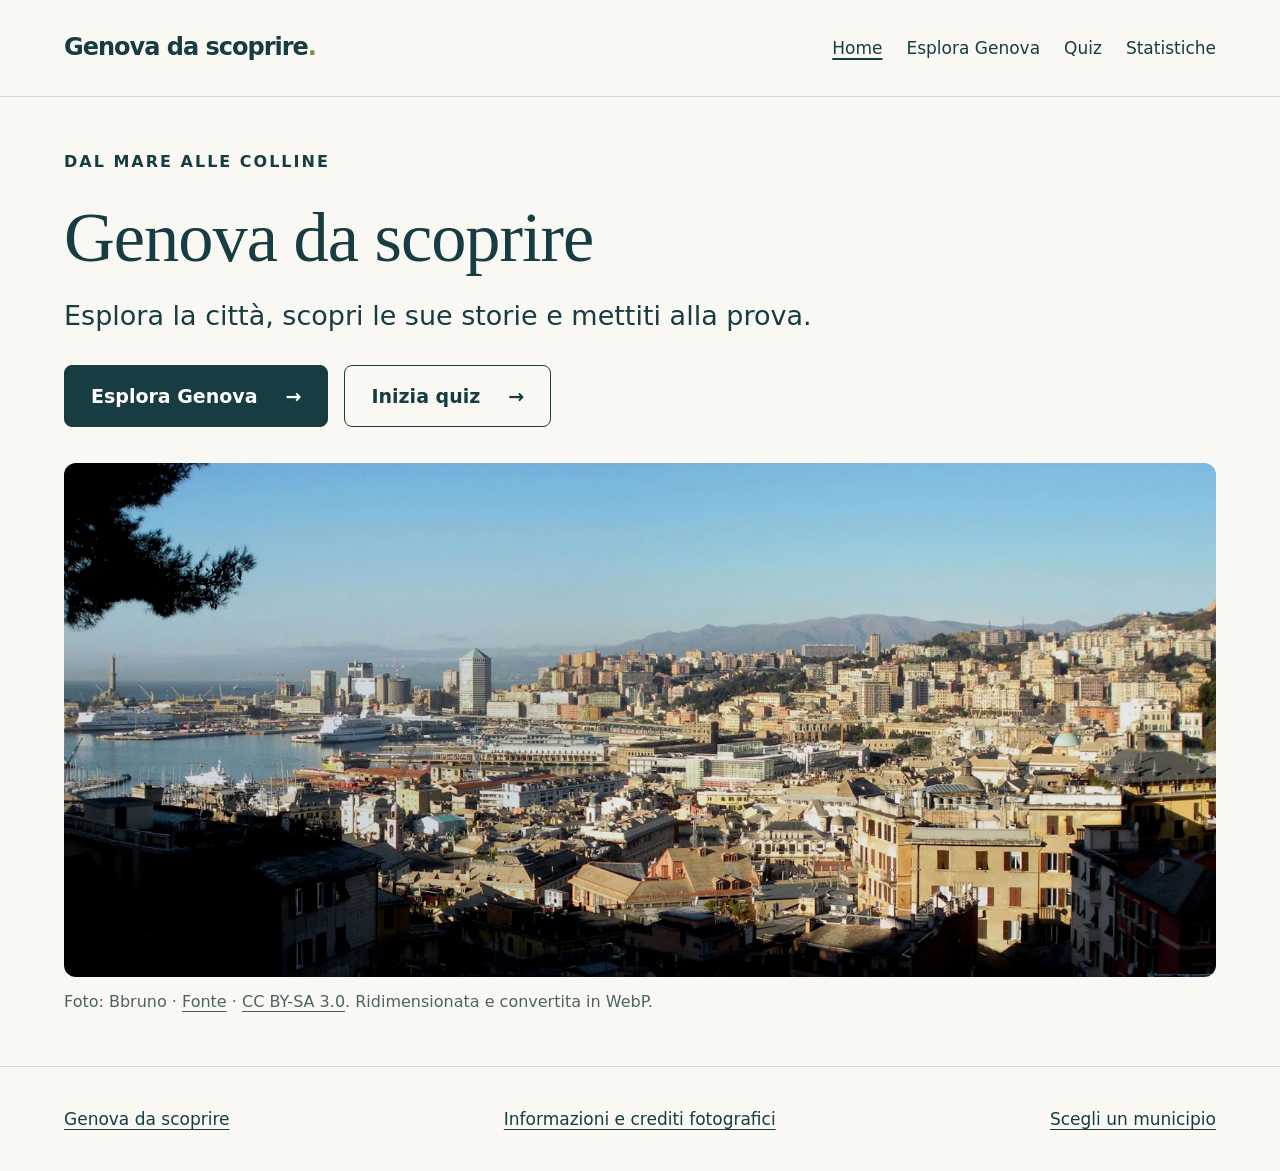
<file: index.html>
<!doctype html><html lang="it"><head><meta charset="utf-8"><meta name="viewport" content="width=device-width, initial-scale=1"><meta name="referrer" content="no-referrer"><meta name="theme-color" content="#173c42"><title>Genova da scoprire | Esplora la città e gioca con il quiz</title><meta name="description" content="Scopri Genova, dal centro storico ai nove municipi: fotografie, luoghi, storie e un quiz in tre livelli."><meta name="robots" content="index,follow"><link rel="canonical" href="https://jdfb22bkrt-beep.github.io/Strade-genova-/"><meta property="og:title" content="Genova da scoprire | Esplora la città e gioca con il quiz"><meta property="og:description" content="Scopri Genova, dal centro storico ai nove municipi: fotografie, luoghi, storie e un quiz in tre livelli."><meta property="og:type" content="website"><meta property="og:url" content="https://jdfb22bkrt-beep.github.io/Strade-genova-/"><meta property="og:image" content="https://jdfb22bkrt-beep.github.io/Strade-genova-/assets/panorama.webp"><meta property="og:locale" content="it_IT"><link rel="stylesheet" href="style.css"><script src="navigation.js" defer></script></head><body><a class="skip" href="#contenuto">Vai al contenuto</a><header><a class="brand" href="index.html">Genova da scoprire<span aria-hidden="true">.</span></a><nav aria-label="Menu principale"><a href="index.html" aria-current="page">Home</a><a href="esplora.html" >Esplora Genova</a><a href="quiz.html" >Quiz</a><a href="statistiche.html" >Statistiche</a></nav></header><main id="contenuto"><section class="home"><div class="home-intro"><p class="overline">DAL MARE ALLE COLLINE</p><h1>Genova da scoprire</h1><p class="lead">Esplora la città, scopri le sue storie e mettiti alla prova.</p><div class="actions"><a class="button" href="esplora.html">Esplora Genova <span aria-hidden="true">→</span></a><a class="button secondary" href="quiz.html">Inizia quiz <span aria-hidden="true">→</span></a></div></div><figure class="hero-photo"><a href="assets/panorama.webp" target="_blank" aria-label="Apri la fotografia: Panorama autentico di Genova da Spianata Castelletto verso ponente"><img src="assets/panorama.webp" width="1600" height="713" alt="Panorama autentico di Genova da Spianata Castelletto verso ponente" fetchpriority="high"></a><figcaption>Foto: Bbruno · <a href="https://commons.wikimedia.org/wiki/File:Panorama_da_Spianata_Castelletto.JPG" target="_blank" rel="noopener noreferrer">Fonte</a> · <a href="https://creativecommons.org/licenses/by-sa/3.0" target="_blank" rel="noopener noreferrer">CC BY-SA 3.0</a>. Ridimensionata e convertita in WebP. </figcaption></figure></section></main><footer><a href="index.html">Genova da scoprire</a><a href="informazioni.html">Informazioni e crediti fotografici</a><a href="esplora.html">Scegli un municipio</a></footer></body></html>
</file>
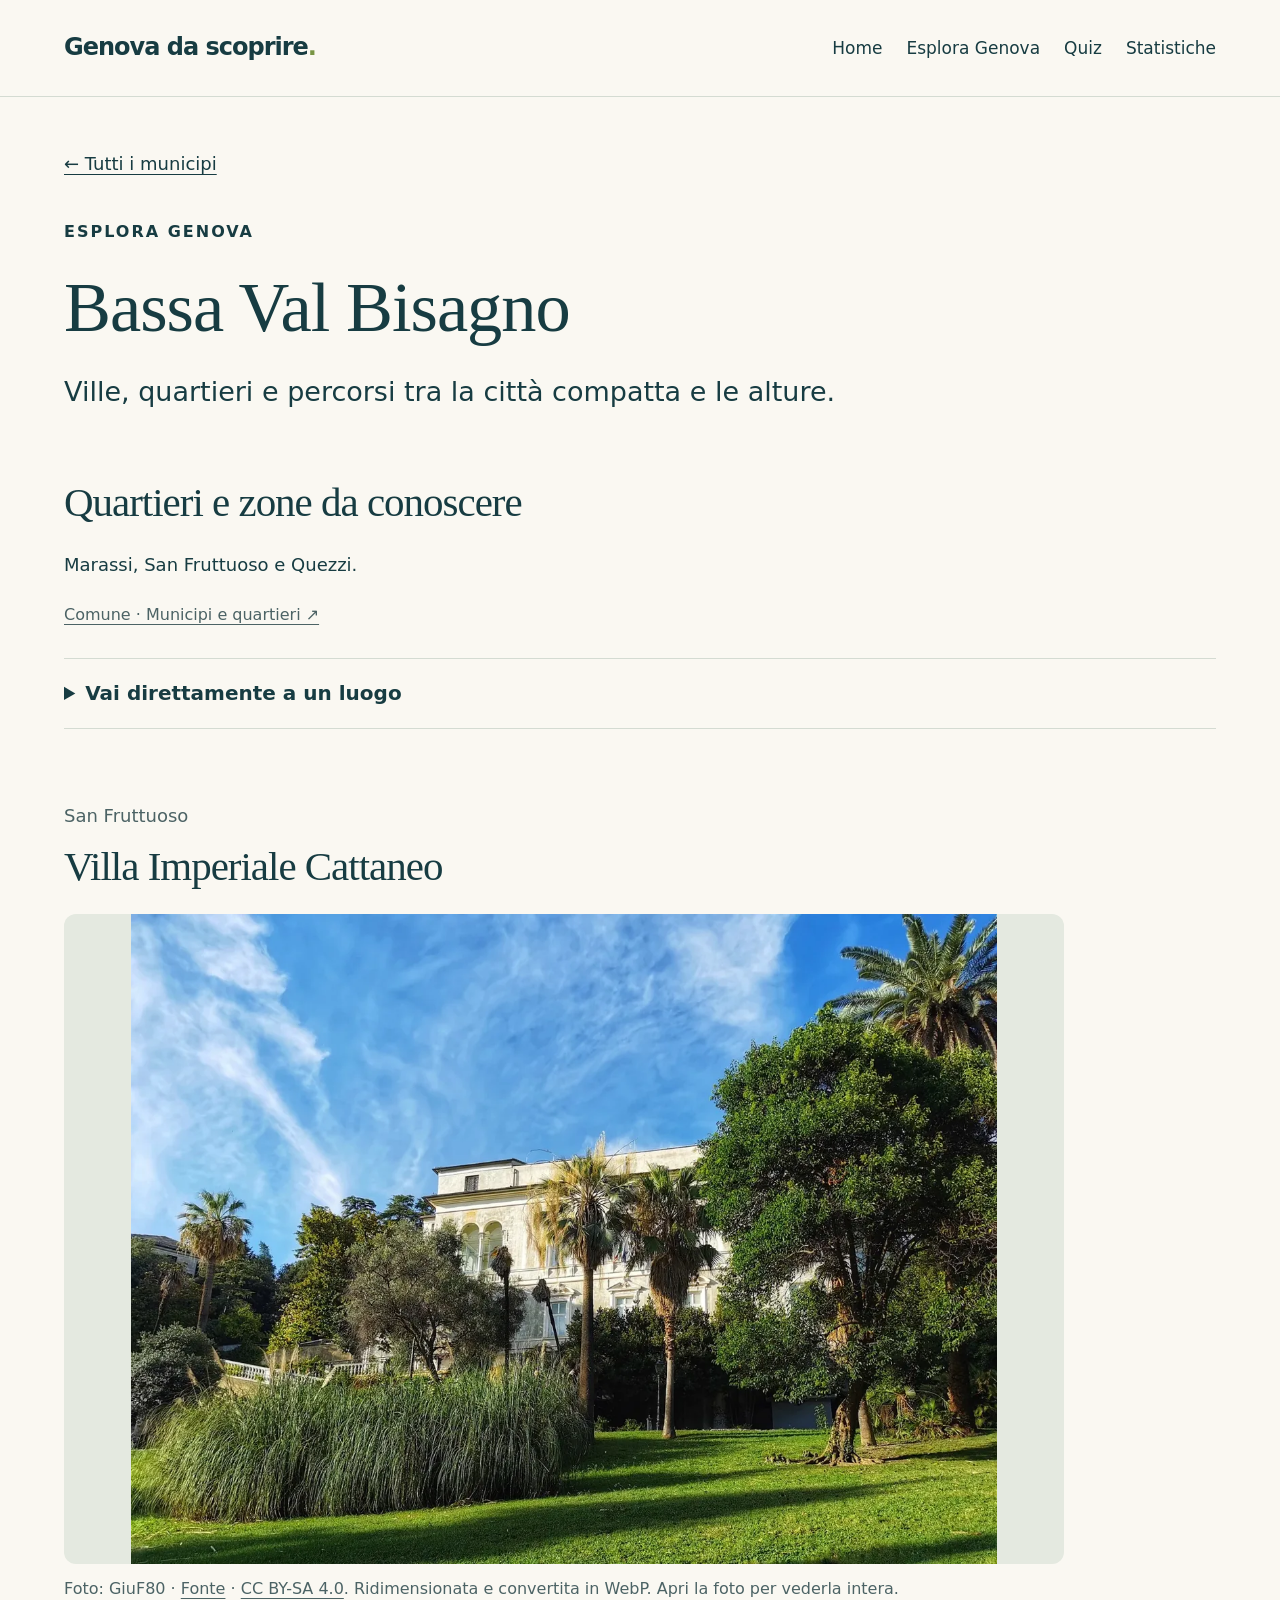
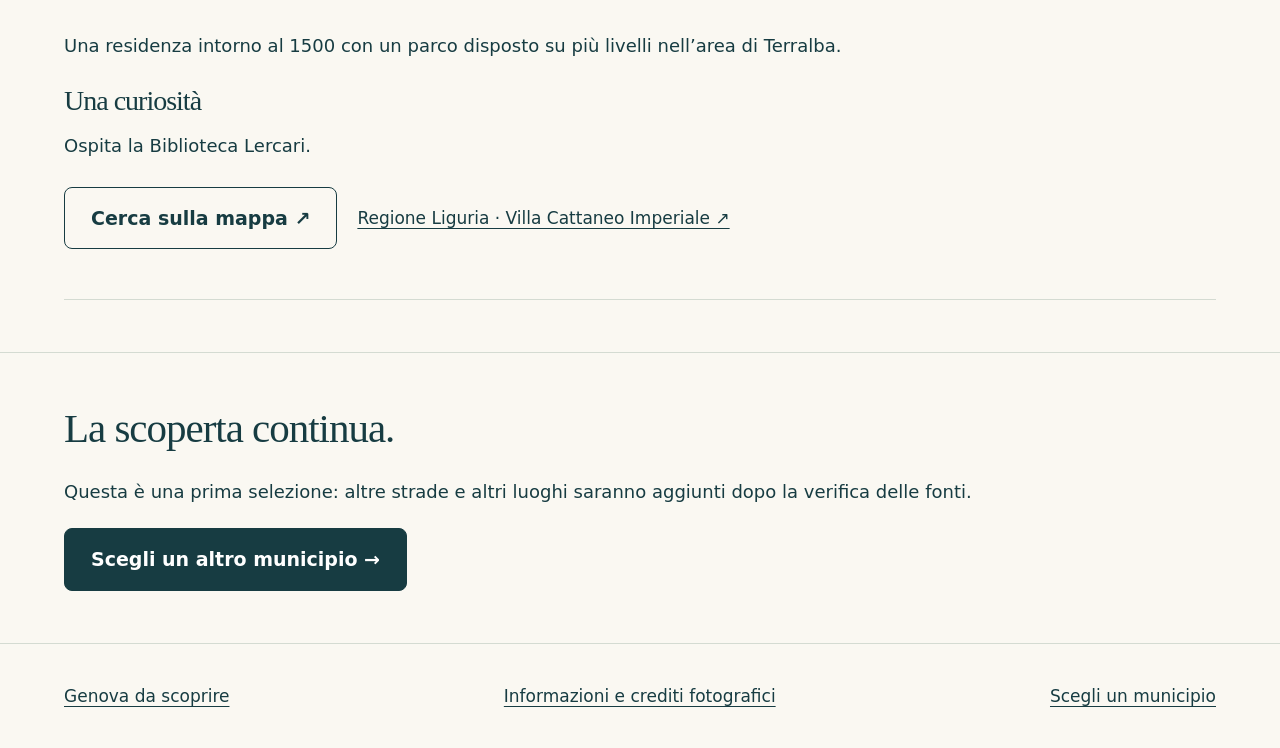
<file: bassa-val-bisagno.html>
<!doctype html><html lang="it"><head><meta charset="utf-8"><meta name="viewport" content="width=device-width, initial-scale=1"><meta name="referrer" content="no-referrer"><meta name="theme-color" content="#173c42"><title>Bassa Val Bisagno, Genova: luoghi, quartieri e curiosità</title><meta name="description" content="Bassa Val Bisagno da scoprire: Villa Imperiale Cattaneo. Foto, storia, curiosità e fonti per conoscere Genova."><meta name="robots" content="index,follow"><link rel="canonical" href="https://jdfb22bkrt-beep.github.io/Strade-genova-/bassa-val-bisagno.html"><meta property="og:title" content="Bassa Val Bisagno, Genova: luoghi, quartieri e curiosità"><meta property="og:description" content="Bassa Val Bisagno da scoprire: Villa Imperiale Cattaneo. Foto, storia, curiosità e fonti per conoscere Genova."><meta property="og:type" content="website"><meta property="og:url" content="https://jdfb22bkrt-beep.github.io/Strade-genova-/bassa-val-bisagno.html"><meta property="og:image" content="https://jdfb22bkrt-beep.github.io/Strade-genova-/assets/panorama.webp"><meta property="og:locale" content="it_IT"><link rel="stylesheet" href="style.css"><script src="navigation.js" defer></script></head><body><a class="skip" href="#contenuto">Vai al contenuto</a><header><a class="brand" href="index.html">Genova da scoprire<span aria-hidden="true">.</span></a><nav aria-label="Menu principale"><a href="index.html" >Home</a><a href="esplora.html" >Esplora Genova</a><a href="quiz.html" >Quiz</a><a href="statistiche.html" >Statistiche</a></nav></header><main id="contenuto"><section class="page-head"><a class="back" href="esplora.html">← Tutti i municipi</a><p class="overline">ESPLORA GENOVA</p><h1>Bassa Val Bisagno</h1><p class="lead">Ville, quartieri e percorsi tra la città compatta e le alture.</p></section><section class="section district"><h2>Quartieri e zone da conoscere</h2><p>Marassi, San Fruttuoso e Quezzi.</p><p class="source"><a href="https://trovailtuoseggio.comune.genova.it/municipi_pt.asp" target="_blank" rel="noopener noreferrer">Comune · Municipi e quartieri ↗</a></p><details><summary>Vai direttamente a un luogo</summary><nav class="place-index" aria-label="Luoghi di Bassa Val Bisagno"><a href="#luogo-16">Villa Imperiale Cattaneo</a></nav></details></section><section class="section places" aria-label="Luoghi di Bassa Val Bisagno"><article class="place" id="luogo-16"><div class="place-heading"><p class="location">San Fruttuoso</p><h2>Villa Imperiale Cattaneo</h2></div><figure class="place-photo"><a href="assets/bassa-val-bisagno.webp" target="_blank" aria-label="Apri la fotografia: Villa Imperiale Cattaneo"><img src="assets/bassa-val-bisagno.webp" width="1280" height="960" alt="Villa Imperiale Cattaneo" loading="lazy"></a><figcaption>Foto: GiuF80 · <a href="https://commons.wikimedia.org/wiki/File:Genova_-_Villa_Imperiale_Cattaneo_a_Terralba_-_2023-09-17_14-10-59_001.jpg" target="_blank" rel="noopener noreferrer">Fonte</a> · <a href="https://creativecommons.org/licenses/by-sa/4.0" target="_blank" rel="noopener noreferrer">CC BY-SA 4.0</a>. Ridimensionata e convertita in WebP. Apri la foto per vederla intera.</figcaption></figure><div class="place-copy"><p>Una residenza intorno al 1500 con un parco disposto su più livelli nell’area di Terralba.</p><h3>Una curiosità</h3><p>Ospita la Biblioteca Lercari.</p><div class="place-links"><a class="button secondary" href="https://www.openstreetmap.org/search?query=Villa%20Imperiale%20Cattaneo%20Genova" target="_blank" rel="noopener noreferrer">Cerca sulla mappa ↗</a><a href="https://www.regione.liguria.it/homepage-attivita-istituzionale/archivi-biblioteche/archivio-storico/archivio-mostra/genova-citta-ville/villa-imperiale.html" target="_blank" rel="noopener noreferrer">Regione Liguria · Villa Cattaneo Imperiale ↗</a></div></div></article></section><section class="section next"><h2>La scoperta continua.</h2><p>Questa è una prima selezione: altre strade e altri luoghi saranno aggiunti dopo la verifica delle fonti.</p><a class="button" href="esplora.html">Scegli un altro municipio →</a></section></main><footer><a href="index.html">Genova da scoprire</a><a href="informazioni.html">Informazioni e crediti fotografici</a><a href="esplora.html">Scegli un municipio</a></footer></body></html>
</file>
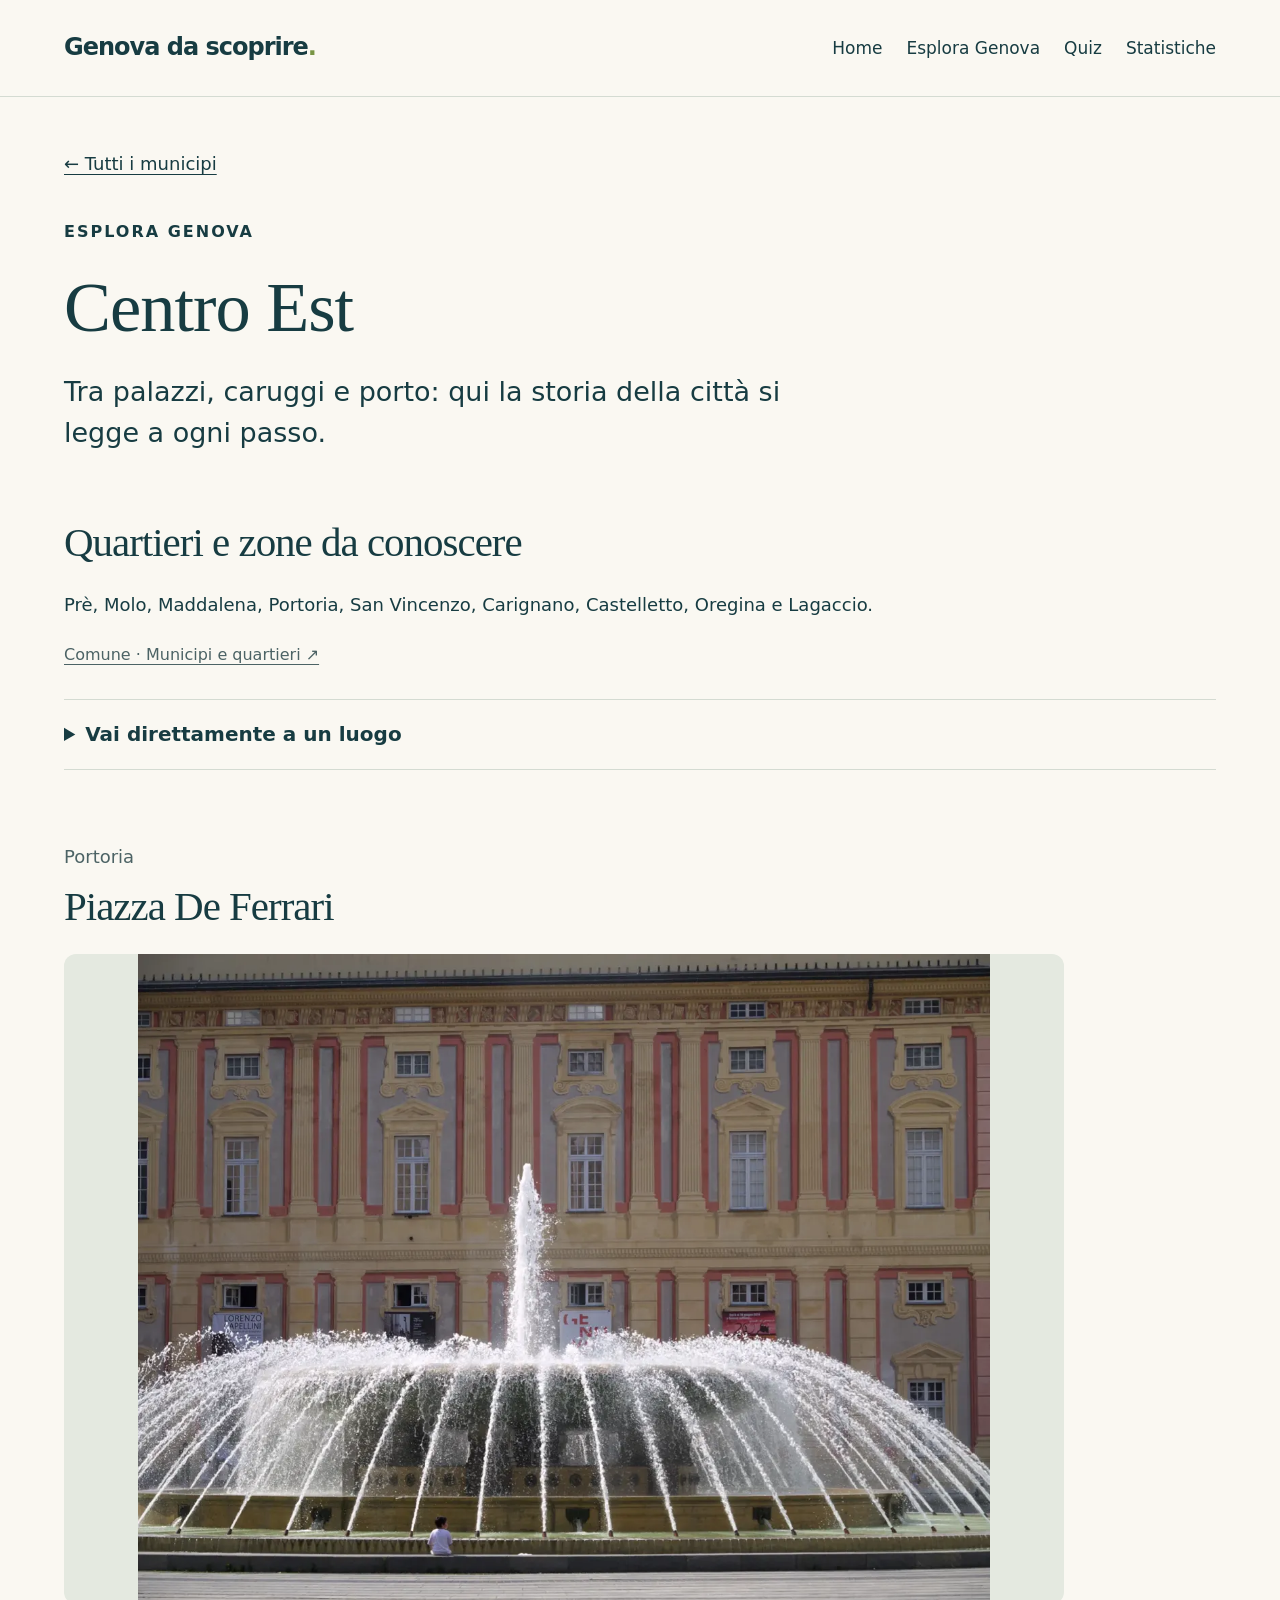
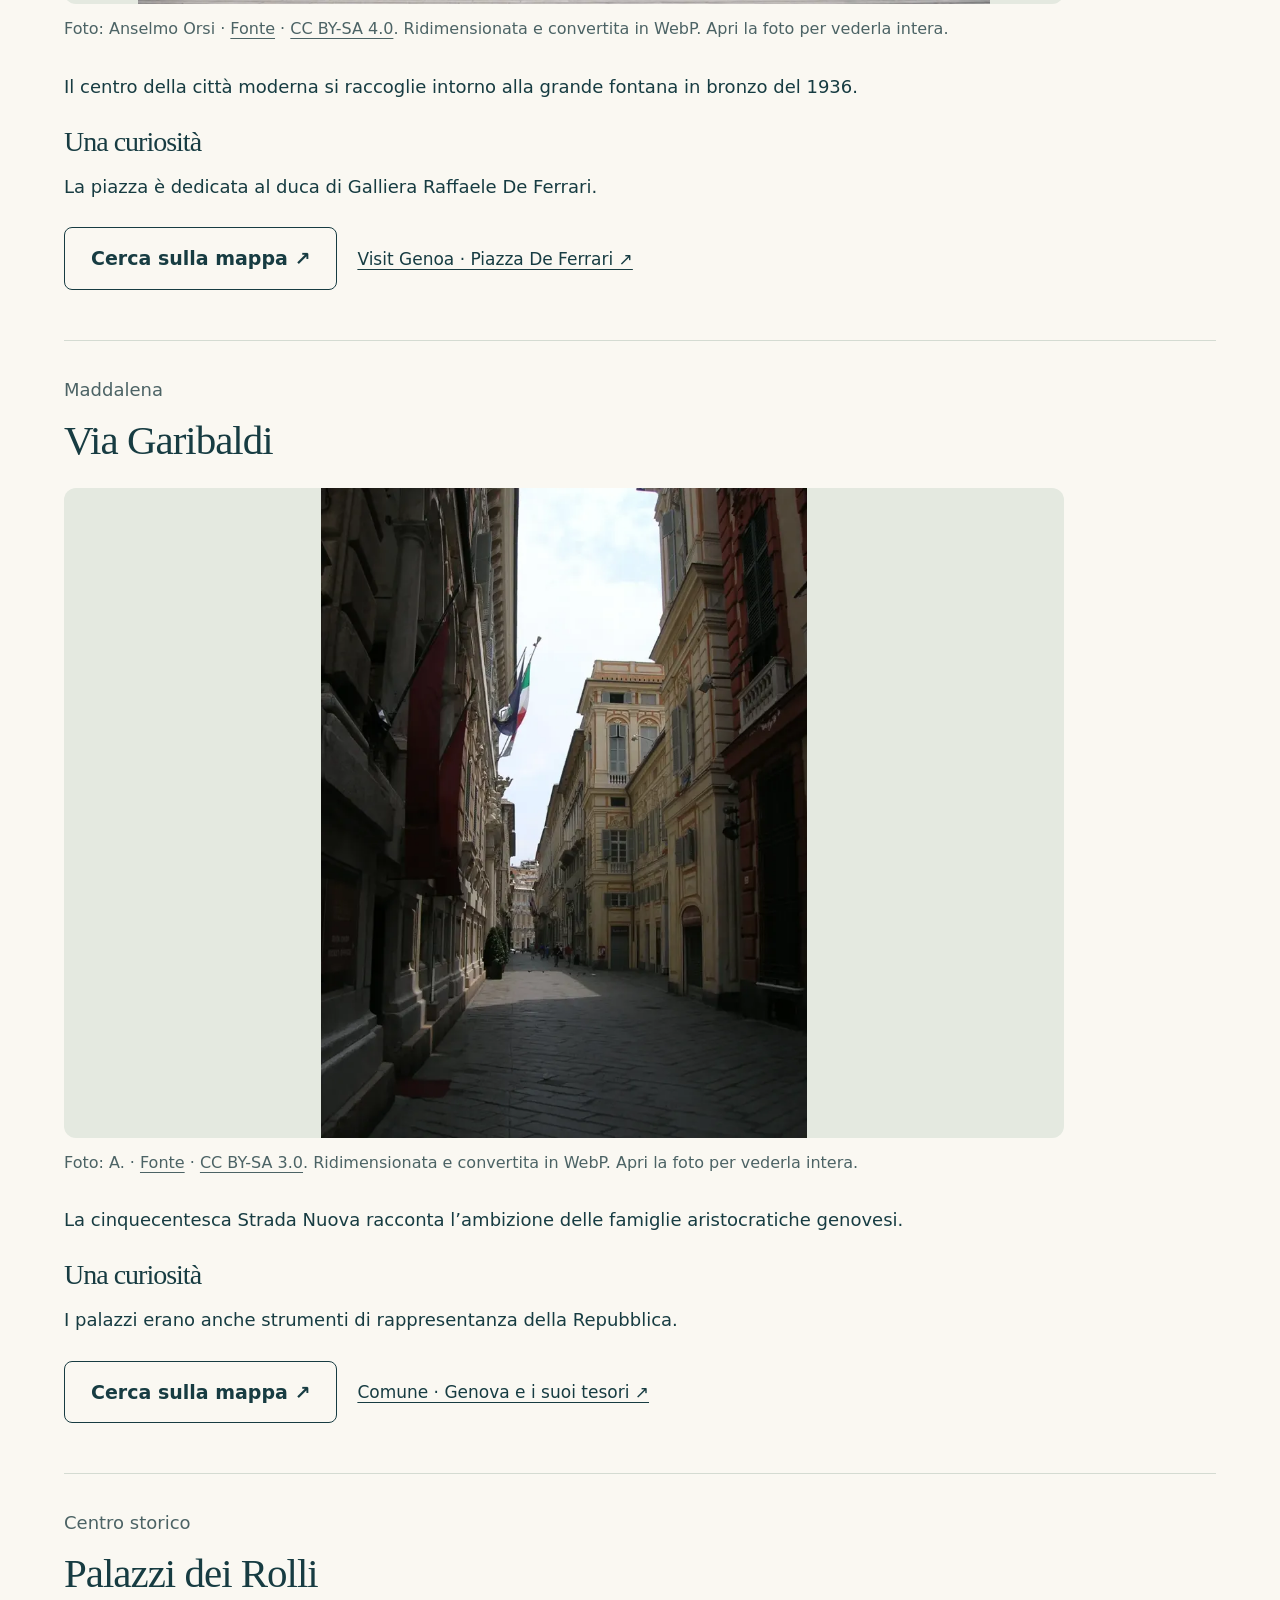
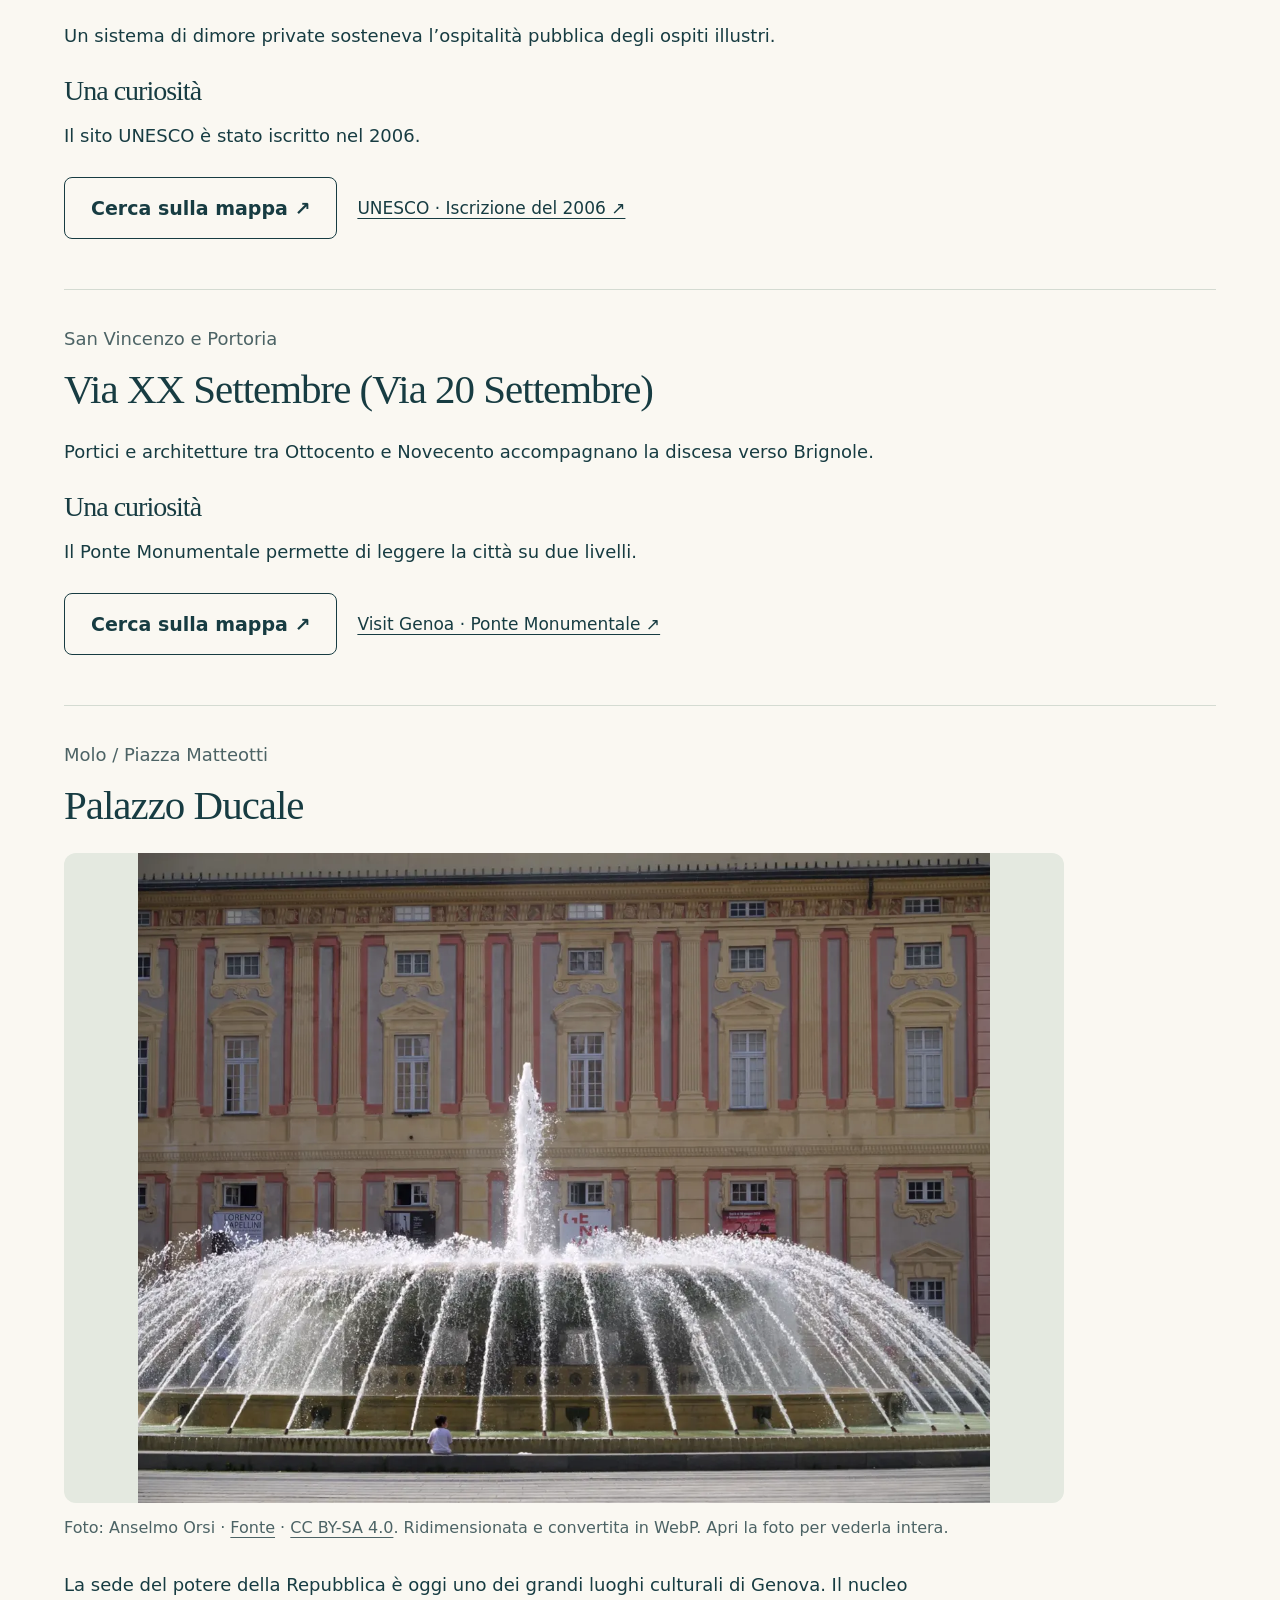
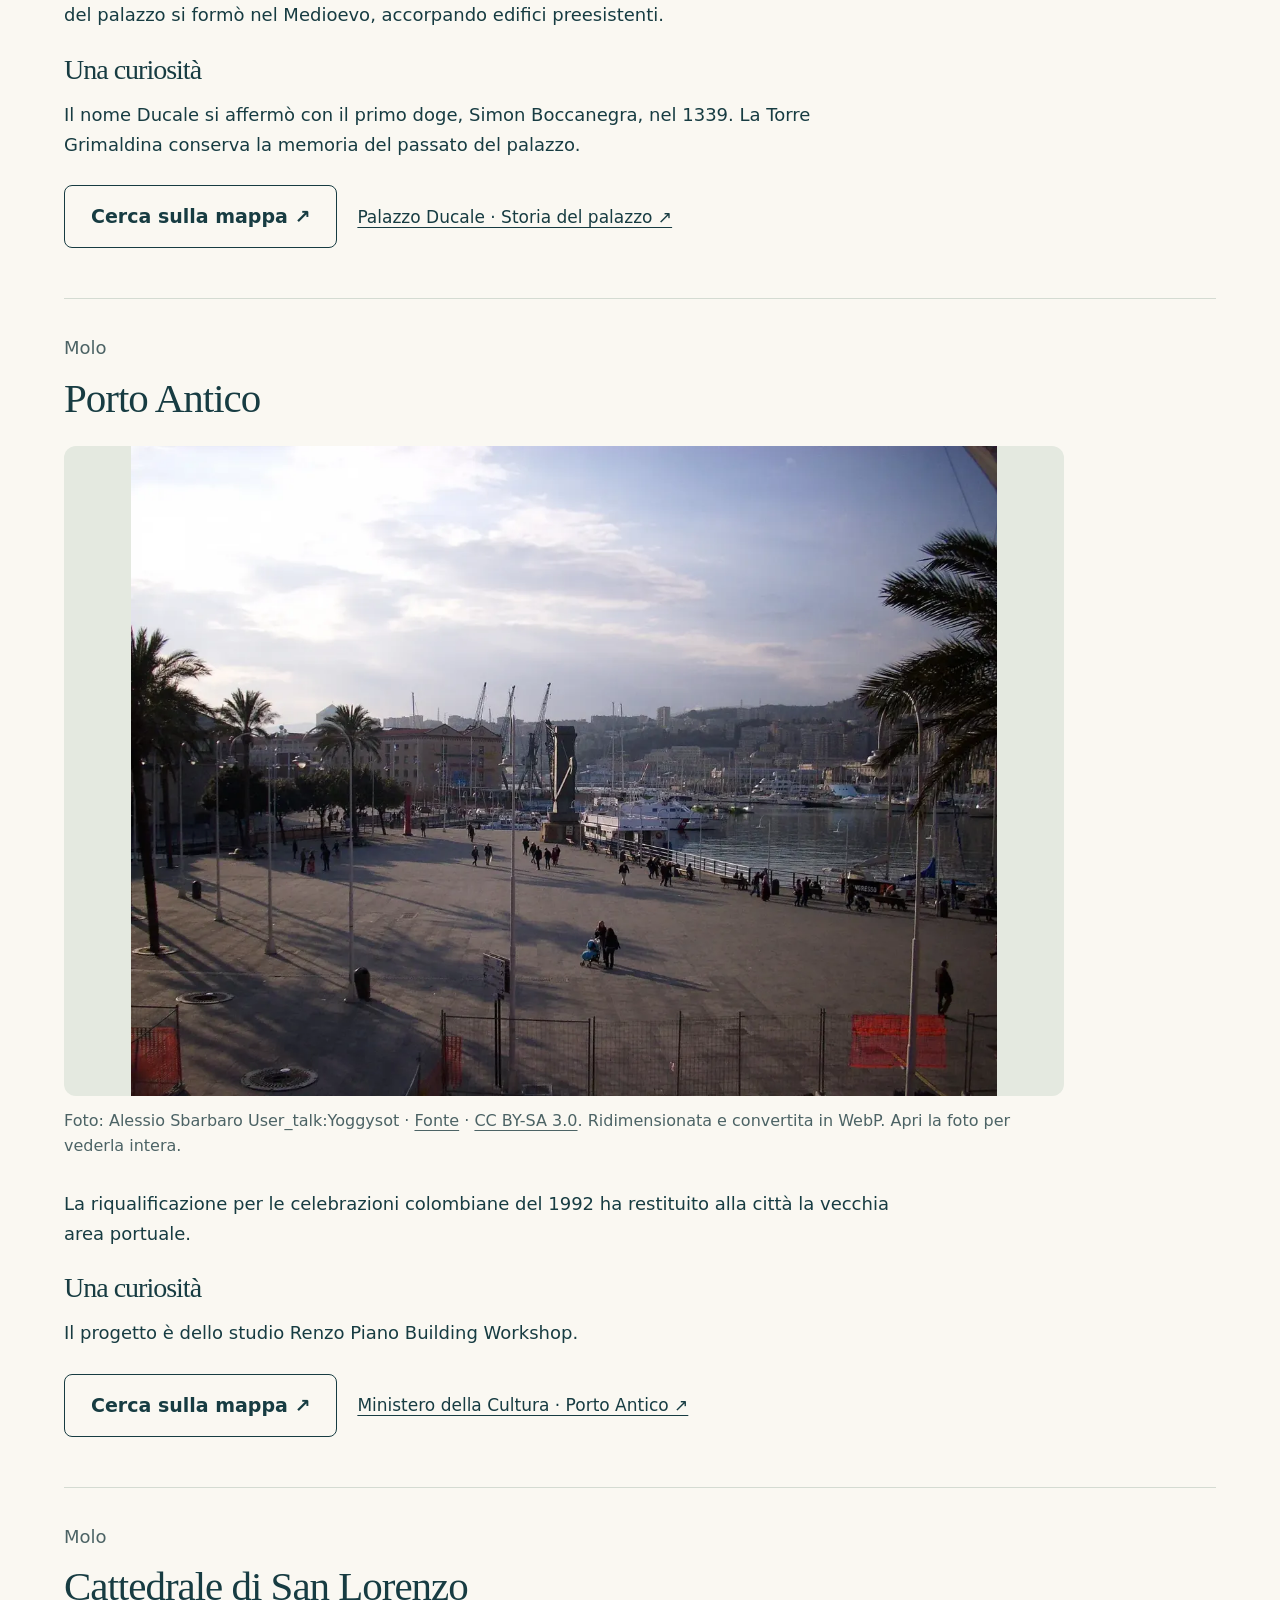
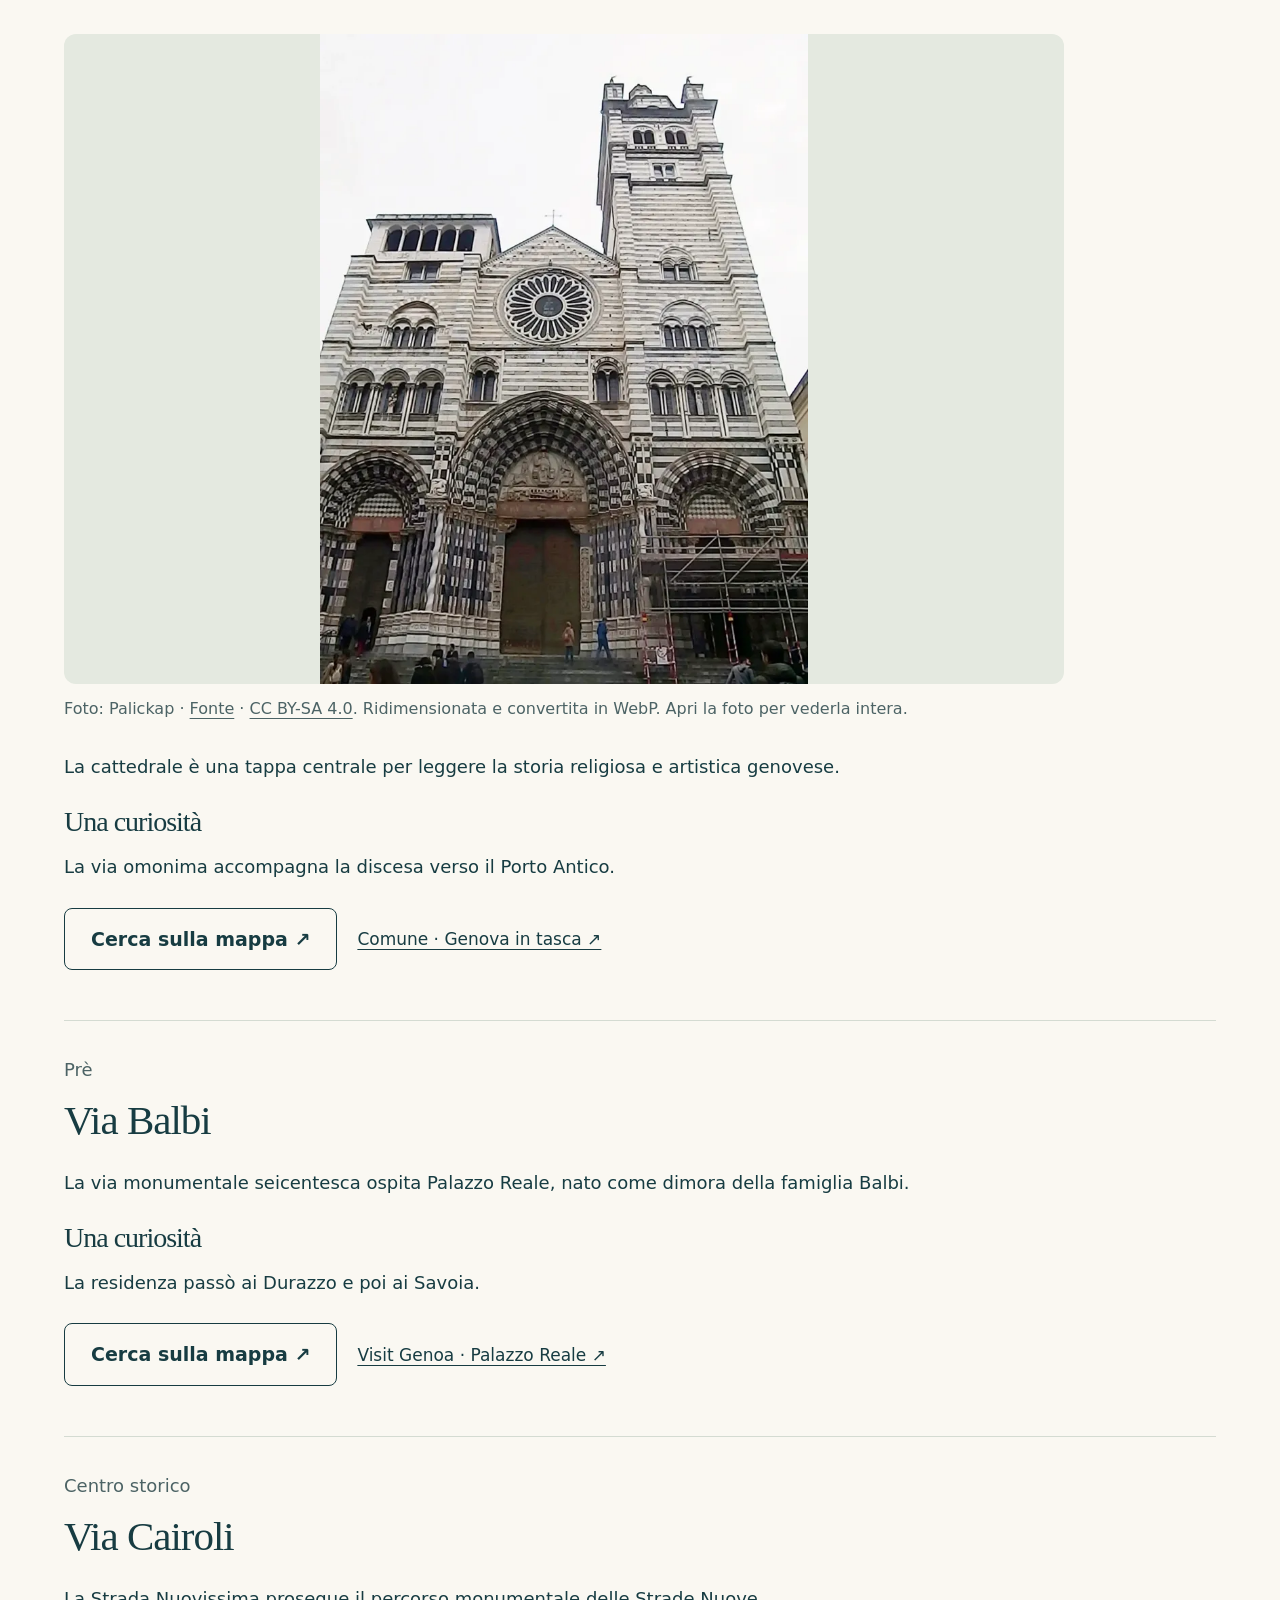
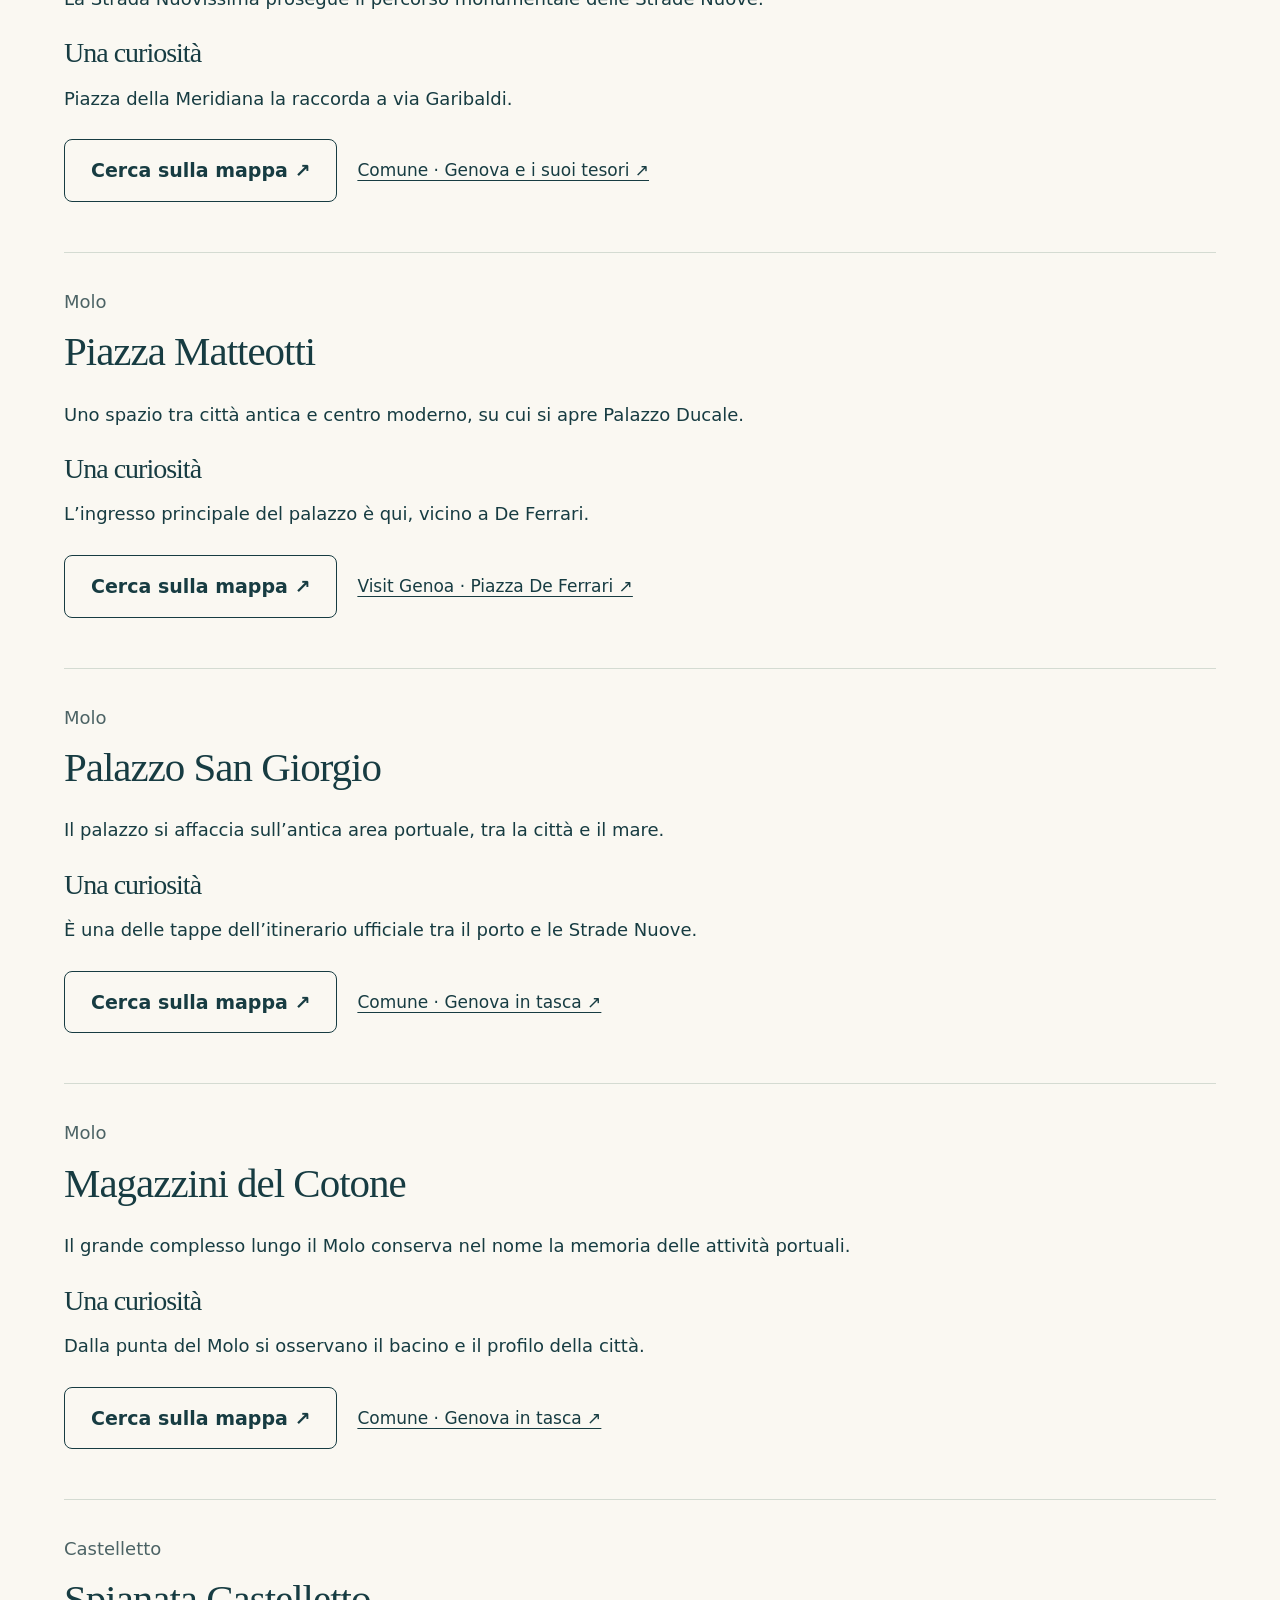
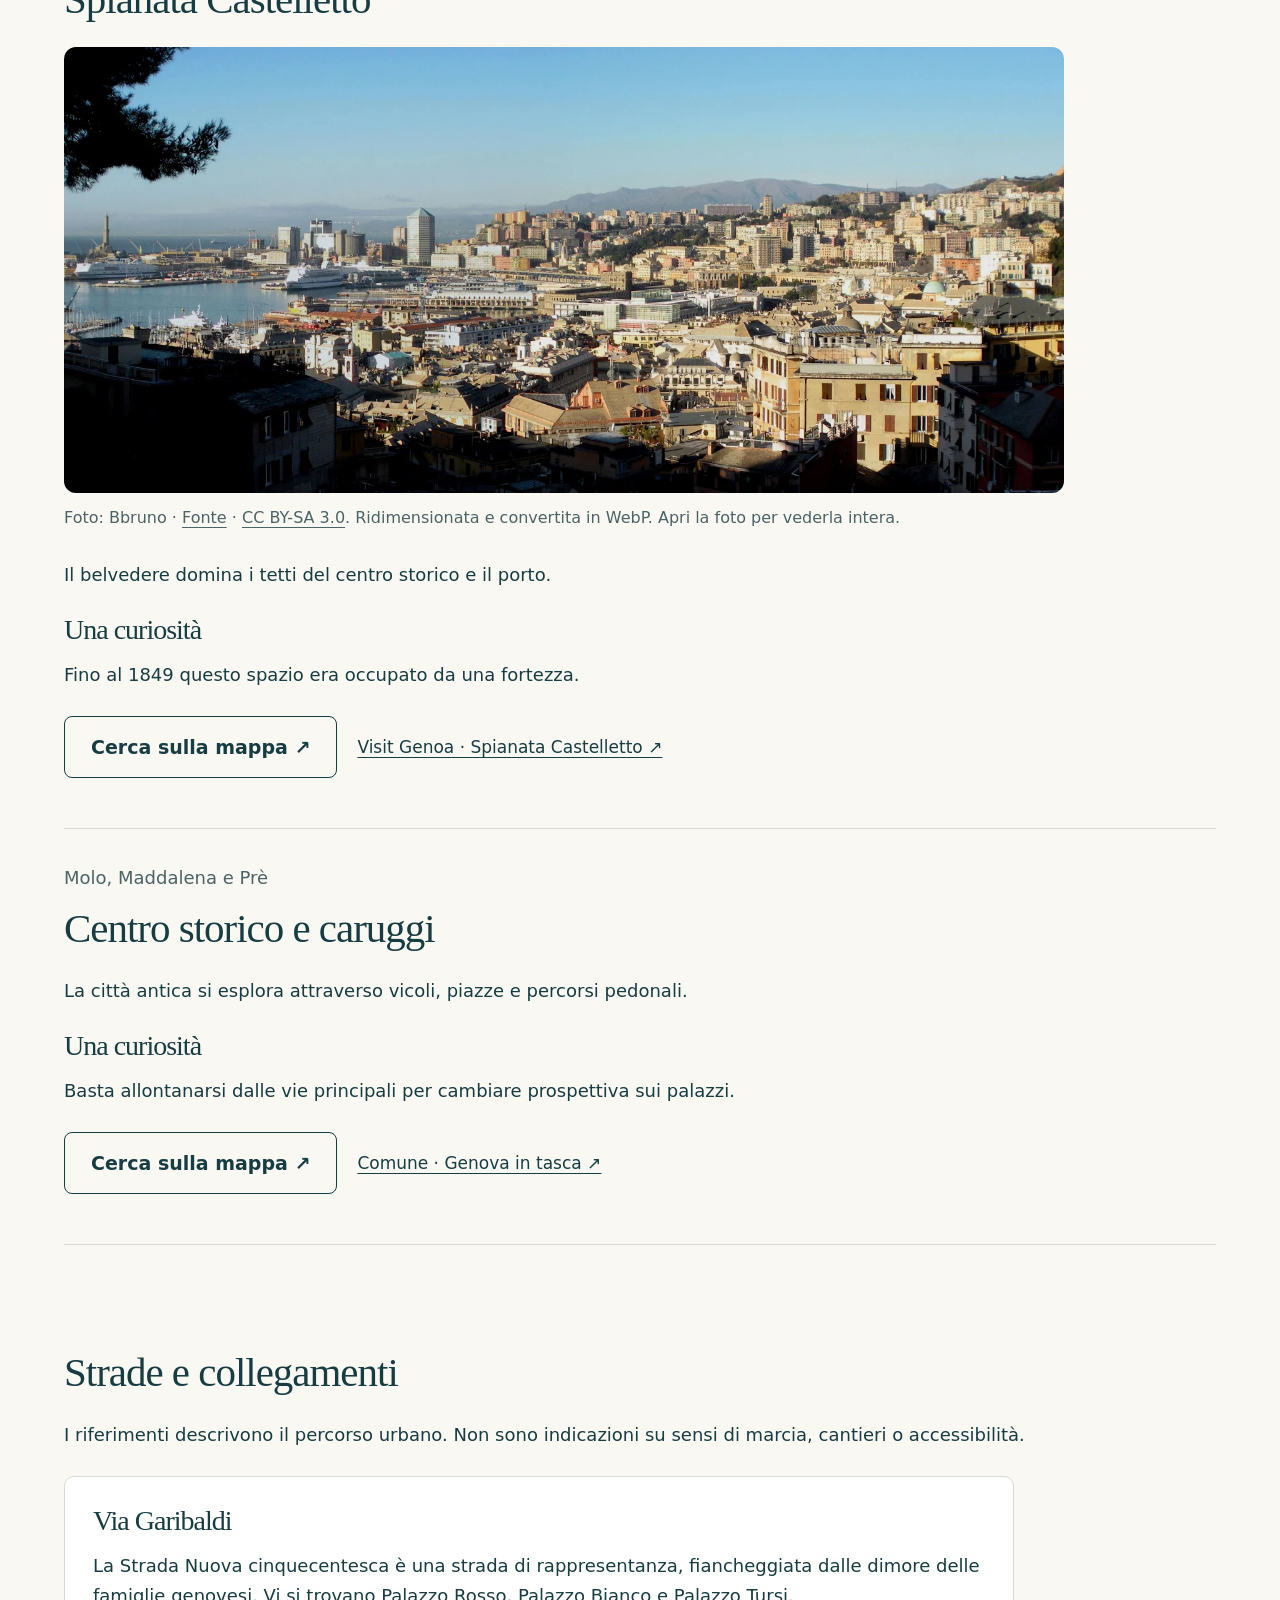
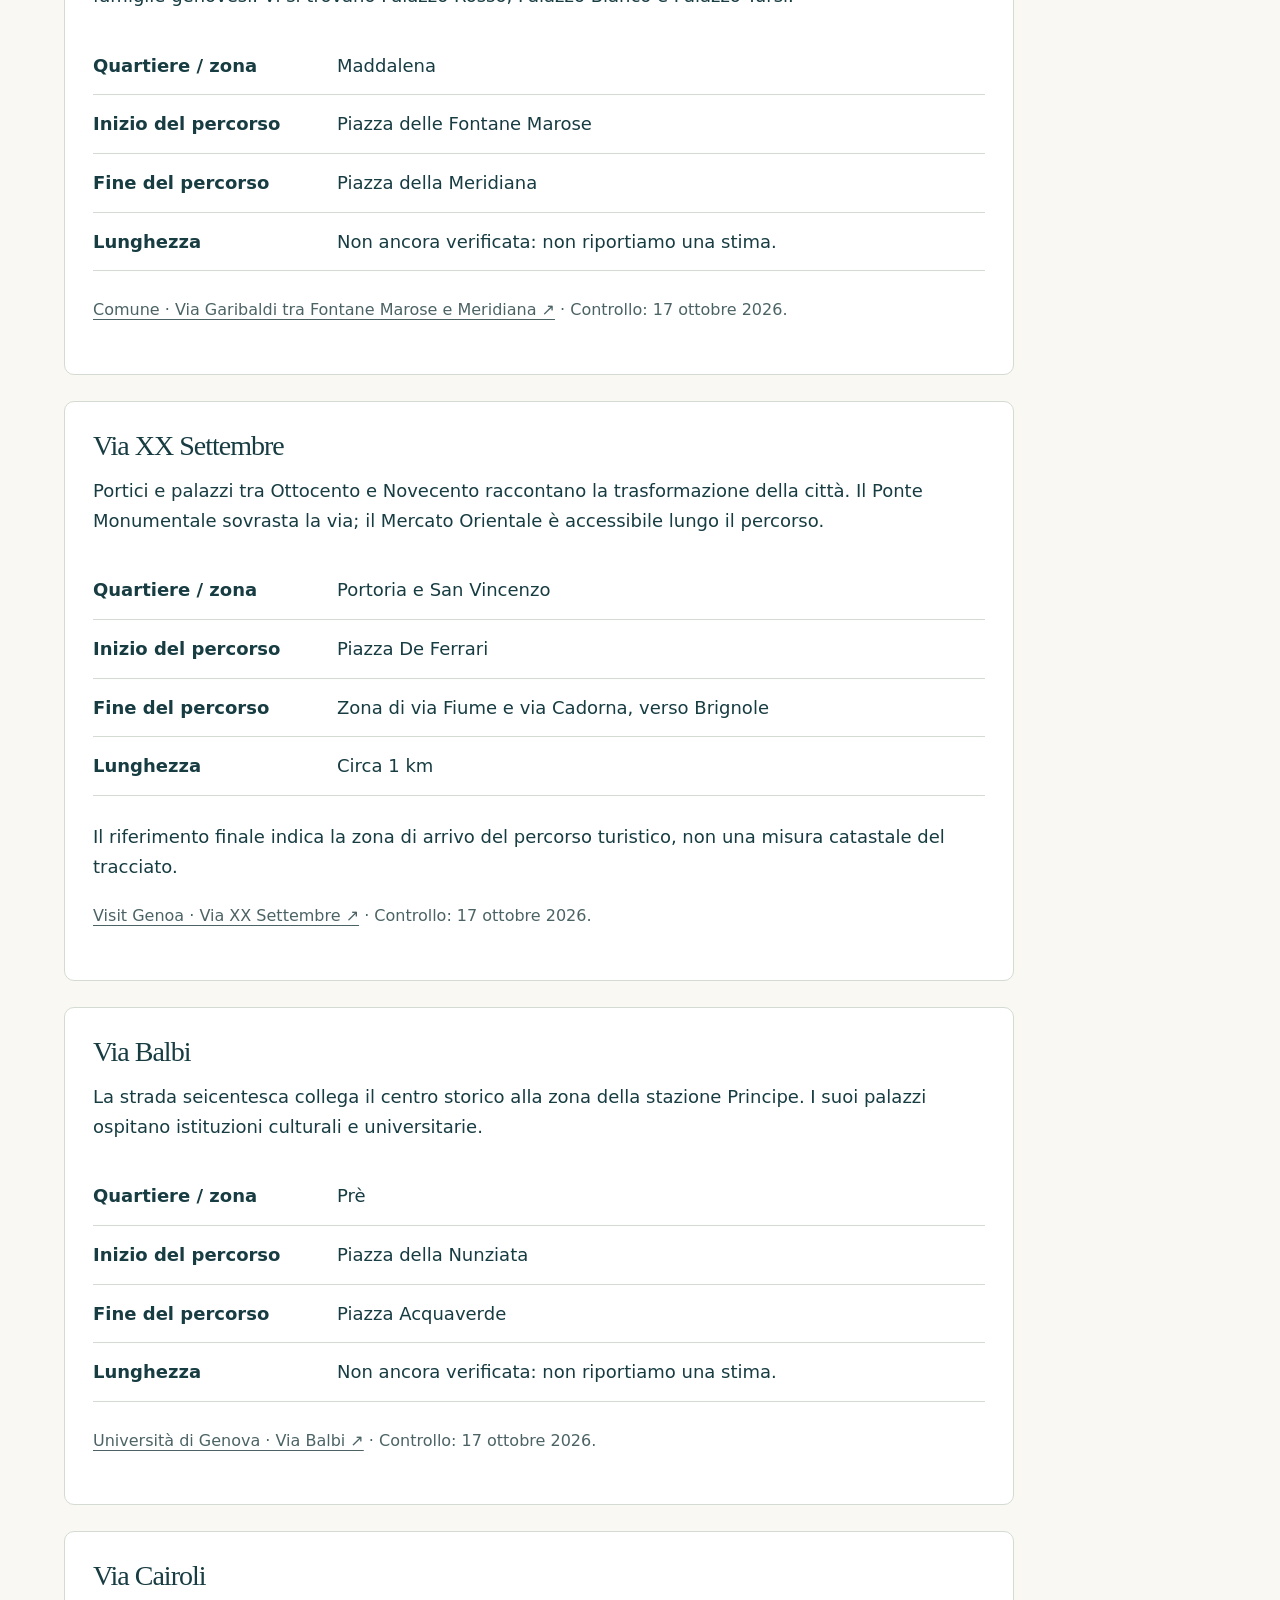
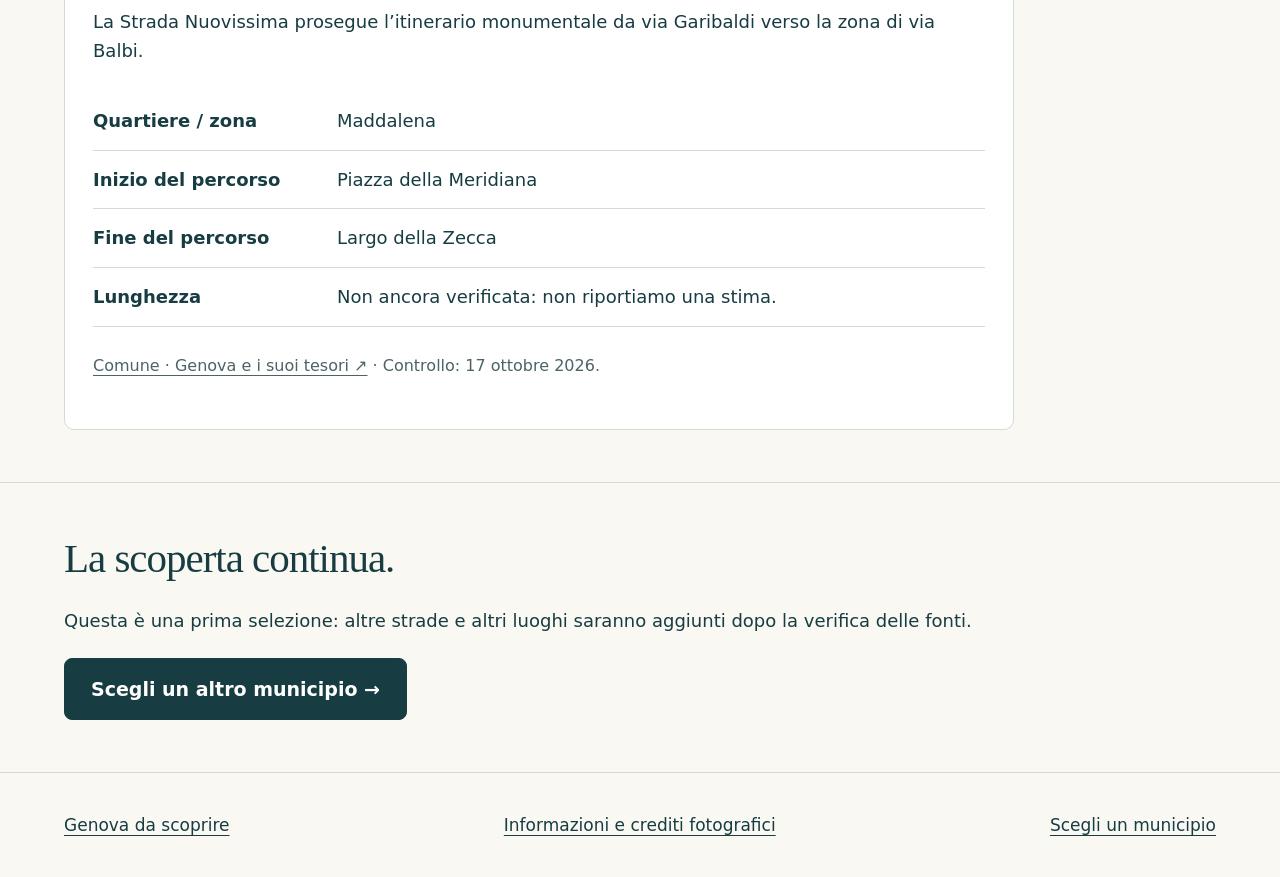
<file: centro-est.html>
<!doctype html><html lang="it"><head><meta charset="utf-8"><meta name="viewport" content="width=device-width, initial-scale=1"><meta name="referrer" content="no-referrer"><meta name="theme-color" content="#173c42"><title>Centro Est, Genova: luoghi, quartieri e curiosità</title><meta name="description" content="Centro Est da scoprire: Piazza De Ferrari, Via Garibaldi, Palazzi dei Rolli. Foto, storia, curiosità e fonti per conoscere Genova."><meta name="robots" content="index,follow"><link rel="canonical" href="https://jdfb22bkrt-beep.github.io/Strade-genova-/centro-est.html"><meta property="og:title" content="Centro Est, Genova: luoghi, quartieri e curiosità"><meta property="og:description" content="Centro Est da scoprire: Piazza De Ferrari, Via Garibaldi, Palazzi dei Rolli. Foto, storia, curiosità e fonti per conoscere Genova."><meta property="og:type" content="website"><meta property="og:url" content="https://jdfb22bkrt-beep.github.io/Strade-genova-/centro-est.html"><meta property="og:image" content="https://jdfb22bkrt-beep.github.io/Strade-genova-/assets/panorama.webp"><meta property="og:locale" content="it_IT"><link rel="stylesheet" href="style.css"><script src="navigation.js" defer></script></head><body><a class="skip" href="#contenuto">Vai al contenuto</a><header><a class="brand" href="index.html">Genova da scoprire<span aria-hidden="true">.</span></a><nav aria-label="Menu principale"><a href="index.html" >Home</a><a href="esplora.html" >Esplora Genova</a><a href="quiz.html" >Quiz</a><a href="statistiche.html" >Statistiche</a></nav></header><main id="contenuto"><section class="page-head"><a class="back" href="esplora.html">← Tutti i municipi</a><p class="overline">ESPLORA GENOVA</p><h1>Centro Est</h1><p class="lead">Tra palazzi, caruggi e porto: qui la storia della città si legge a ogni passo.</p></section><section class="section district"><h2>Quartieri e zone da conoscere</h2><p>Prè, Molo, Maddalena, Portoria, San Vincenzo, Carignano, Castelletto, Oregina e Lagaccio.</p><p class="source"><a href="https://trovailtuoseggio.comune.genova.it/municipi_pt.asp" target="_blank" rel="noopener noreferrer">Comune · Municipi e quartieri ↗</a></p><details><summary>Vai direttamente a un luogo</summary><nav class="place-index" aria-label="Luoghi di Centro Est"><a href="#luogo-0">Piazza De Ferrari</a><a href="#luogo-1">Via Garibaldi</a><a href="#luogo-2">Palazzi dei Rolli</a><a href="#luogo-3">Via XX Settembre (Via 20 Settembre)</a><a href="#luogo-24">Palazzo Ducale</a><a href="#luogo-9">Porto Antico</a><a href="#luogo-7">Cattedrale di San Lorenzo</a><a href="#luogo-4">Via Balbi</a><a href="#luogo-5">Via Cairoli</a><a href="#luogo-6">Piazza Matteotti</a><a href="#luogo-8">Palazzo San Giorgio</a><a href="#luogo-10">Magazzini del Cotone</a><a href="#luogo-11">Spianata Castelletto</a><a href="#luogo-13">Centro storico e caruggi</a></nav></details></section><section class="section places" aria-label="Luoghi di Centro Est"><article class="place" id="luogo-0"><div class="place-heading"><p class="location">Portoria</p><h2>Piazza De Ferrari</h2></div><figure class="place-photo"><a href="assets/centro.webp" target="_blank" aria-label="Apri la fotografia: Piazza De Ferrari"><img src="assets/centro.webp" width="1258" height="960" alt="Piazza De Ferrari" loading="lazy"></a><figcaption>Foto: Anselmo Orsi · <a href="https://commons.wikimedia.org/wiki/File:Piazza_De_Ferrari_con_Palazzo_Ducale.jpg" target="_blank" rel="noopener noreferrer">Fonte</a> · <a href="https://creativecommons.org/licenses/by-sa/4.0" target="_blank" rel="noopener noreferrer">CC BY-SA 4.0</a>. Ridimensionata e convertita in WebP. Apri la foto per vederla intera.</figcaption></figure><div class="place-copy"><p>Il centro della città moderna si raccoglie intorno alla grande fontana in bronzo del 1936.</p><h3>Una curiosità</h3><p>La piazza è dedicata al duca di Galliera Raffaele De Ferrari.</p><div class="place-links"><a class="button secondary" href="https://www.openstreetmap.org/search?query=Piazza%20De%20Ferrari%20Genova" target="_blank" rel="noopener noreferrer">Cerca sulla mappa ↗</a><a href="https://www.visitgenoa.it/en/piazza-de-ferrari" target="_blank" rel="noopener noreferrer">Visit Genoa · Piazza De Ferrari ↗</a></div></div></article><article class="place" id="luogo-1"><div class="place-heading"><p class="location">Maddalena</p><h2>Via Garibaldi</h2></div><figure class="place-photo"><a href="assets/garibaldi.webp" target="_blank" aria-label="Apri la fotografia: Via Garibaldi"><img src="assets/garibaldi.webp" width="718" height="960" alt="Via Garibaldi" loading="lazy"></a><figcaption>Foto: A. · <a href="https://commons.wikimedia.org/wiki/File:Genova-Via_Garibaldi.jpg" target="_blank" rel="noopener noreferrer">Fonte</a> · <a href="http://creativecommons.org/licenses/by-sa/3.0/" target="_blank" rel="noopener noreferrer">CC BY-SA 3.0</a>. Ridimensionata e convertita in WebP. Apri la foto per vederla intera.</figcaption></figure><div class="place-copy"><p>La cinquecentesca Strada Nuova racconta l’ambizione delle famiglie aristocratiche genovesi.</p><h3>Una curiosità</h3><p>I palazzi erano anche strumenti di rappresentanza della Repubblica.</p><div class="place-links"><a class="button secondary" href="https://www.openstreetmap.org/search?query=Via%20Garibaldi%20Genova" target="_blank" rel="noopener noreferrer">Cerca sulla mappa ↗</a><a href="https://www.visitgenoa.it/sites/default/files/2023-08/Genova%20e%20i%20suoi%20tesori_2.pdf" target="_blank" rel="noopener noreferrer">Comune · Genova e i suoi tesori ↗</a></div></div></article><article class="place" id="luogo-2"><div class="place-heading"><p class="location">Centro storico</p><h2>Palazzi dei Rolli</h2></div><div class="place-copy"><p>Un sistema di dimore private sosteneva l’ospitalità pubblica degli ospiti illustri.</p><h3>Una curiosità</h3><p>Il sito UNESCO è stato iscritto nel 2006.</p><div class="place-links"><a class="button secondary" href="https://www.openstreetmap.org/search?query=Palazzi%20dei%20Rolli%20Genova" target="_blank" rel="noopener noreferrer">Cerca sulla mappa ↗</a><a href="https://whc.unesco.org/en/decisions/1009/" target="_blank" rel="noopener noreferrer">UNESCO · Iscrizione del 2006 ↗</a></div></div></article><article class="place" id="luogo-3"><div class="place-heading"><p class="location">San Vincenzo e Portoria</p><h2>Via XX Settembre (Via 20 Settembre)</h2></div><div class="place-copy"><p>Portici e architetture tra Ottocento e Novecento accompagnano la discesa verso Brignole.</p><h3>Una curiosità</h3><p>Il Ponte Monumentale permette di leggere la città su due livelli.</p><div class="place-links"><a class="button secondary" href="https://www.openstreetmap.org/search?query=Via%20XX%20Settembre%20(Via%2020%20Settembre)%20Genova" target="_blank" rel="noopener noreferrer">Cerca sulla mappa ↗</a><a href="https://www.visitgenoa.it/it/ponte-monumentale" target="_blank" rel="noopener noreferrer">Visit Genoa · Ponte Monumentale ↗</a></div></div></article><article class="place" id="luogo-24"><div class="place-heading"><p class="location">Molo / Piazza Matteotti</p><h2>Palazzo Ducale</h2></div><figure class="place-photo"><a href="assets/centro.webp" target="_blank" aria-label="Apri la fotografia: Palazzo Ducale visto da piazza De Ferrari."><img src="assets/centro.webp" width="1258" height="960" alt="Palazzo Ducale visto da piazza De Ferrari." loading="lazy"></a><figcaption>Foto: Anselmo Orsi · <a href="https://commons.wikimedia.org/wiki/File:Piazza_De_Ferrari_con_Palazzo_Ducale.jpg" target="_blank" rel="noopener noreferrer">Fonte</a> · <a href="https://creativecommons.org/licenses/by-sa/4.0" target="_blank" rel="noopener noreferrer">CC BY-SA 4.0</a>. Ridimensionata e convertita in WebP. Apri la foto per vederla intera.</figcaption></figure><div class="place-copy"><p>La sede del potere della Repubblica è oggi uno dei grandi luoghi culturali di Genova. Il nucleo del palazzo si formò nel Medioevo, accorpando edifici preesistenti.</p><h3>Una curiosità</h3><p>Il nome Ducale si affermò con il primo doge, Simon Boccanegra, nel 1339. La Torre Grimaldina conserva la memoria del passato del palazzo.</p><div class="place-links"><a class="button secondary" href="https://www.openstreetmap.org/search?query=Palazzo%20Ducale%20Genova" target="_blank" rel="noopener noreferrer">Cerca sulla mappa ↗</a><a href="https://palazzoducale.genova.it/il-palazzo/la-storia/" target="_blank" rel="noopener noreferrer">Palazzo Ducale · Storia del palazzo ↗</a></div></div></article><article class="place" id="luogo-9"><div class="place-heading"><p class="location">Molo</p><h2>Porto Antico</h2></div><figure class="place-photo"><a href="assets/porto.webp" target="_blank" aria-label="Apri la fotografia: Porto Antico"><img src="assets/porto.webp" width="1280" height="960" alt="Porto Antico" loading="lazy"></a><figcaption>Foto: Alessio Sbarbaro User_talk:Yoggysot · <a href="https://commons.wikimedia.org/wiki/File:File-Porto_Antico_Genova_varie_09.jpg" target="_blank" rel="noopener noreferrer">Fonte</a> · <a href="https://creativecommons.org/licenses/by-sa/3.0" target="_blank" rel="noopener noreferrer">CC BY-SA 3.0</a>. Ridimensionata e convertita in WebP. Apri la foto per vederla intera.</figcaption></figure><div class="place-copy"><p>La riqualificazione per le celebrazioni colombiane del 1992 ha restituito alla città la vecchia area portuale.</p><h3>Una curiosità</h3><p>Il progetto è dello studio Renzo Piano Building Workshop.</p><div class="place-links"><a class="button secondary" href="https://www.openstreetmap.org/search?query=Porto%20Antico%20Genova" target="_blank" rel="noopener noreferrer">Cerca sulla mappa ↗</a><a href="https://censimentoarchitetturecontemporanee.cultura.gov.it/scheda-opera?id=4321" target="_blank" rel="noopener noreferrer">Ministero della Cultura · Porto Antico ↗</a></div></div></article><article class="place" id="luogo-7"><div class="place-heading"><p class="location">Molo</p><h2>Cattedrale di San Lorenzo</h2></div><figure class="place-photo"><a href="assets/sanlorenzo.webp" target="_blank" aria-label="Apri la fotografia: Cattedrale di San Lorenzo"><img src="assets/sanlorenzo.webp" width="720" height="960" alt="Cattedrale di San Lorenzo" loading="lazy"></a><figcaption>Foto: Palickap · <a href="https://commons.wikimedia.org/wiki/File:Genova,_Cattedrale_di_San_Lorenzo,_facciata.jpg" target="_blank" rel="noopener noreferrer">Fonte</a> · <a href="https://creativecommons.org/licenses/by-sa/4.0" target="_blank" rel="noopener noreferrer">CC BY-SA 4.0</a>. Ridimensionata e convertita in WebP. Apri la foto per vederla intera.</figcaption></figure><div class="place-copy"><p>La cattedrale è una tappa centrale per leggere la storia religiosa e artistica genovese.</p><h3>Una curiosità</h3><p>La via omonima accompagna la discesa verso il Porto Antico.</p><div class="place-links"><a class="button secondary" href="https://www.openstreetmap.org/search?query=Cattedrale%20di%20San%20Lorenzo%20Genova" target="_blank" rel="noopener noreferrer">Cerca sulla mappa ↗</a><a href="https://www.visitgenoa.it/sites/default/files/2023-08/Genova%20in%20tasca_0.pdf" target="_blank" rel="noopener noreferrer">Comune · Genova in tasca ↗</a></div></div></article><article class="place" id="luogo-4"><div class="place-heading"><p class="location">Prè</p><h2>Via Balbi</h2></div><div class="place-copy"><p>La via monumentale seicentesca ospita Palazzo Reale, nato come dimora della famiglia Balbi.</p><h3>Una curiosità</h3><p>La residenza passò ai Durazzo e poi ai Savoia.</p><div class="place-links"><a class="button secondary" href="https://www.openstreetmap.org/search?query=Via%20Balbi%20Genova" target="_blank" rel="noopener noreferrer">Cerca sulla mappa ↗</a><a href="https://www.visitgenoa.it/it/palazzo-reale_" target="_blank" rel="noopener noreferrer">Visit Genoa · Palazzo Reale ↗</a></div></div></article><article class="place" id="luogo-5"><div class="place-heading"><p class="location">Centro storico</p><h2>Via Cairoli</h2></div><div class="place-copy"><p>La Strada Nuovissima prosegue il percorso monumentale delle Strade Nuove.</p><h3>Una curiosità</h3><p>Piazza della Meridiana la raccorda a via Garibaldi.</p><div class="place-links"><a class="button secondary" href="https://www.openstreetmap.org/search?query=Via%20Cairoli%20Genova" target="_blank" rel="noopener noreferrer">Cerca sulla mappa ↗</a><a href="https://www.visitgenoa.it/sites/default/files/2023-08/Genova%20e%20i%20suoi%20tesori_2.pdf" target="_blank" rel="noopener noreferrer">Comune · Genova e i suoi tesori ↗</a></div></div></article><article class="place" id="luogo-6"><div class="place-heading"><p class="location">Molo</p><h2>Piazza Matteotti</h2></div><div class="place-copy"><p>Uno spazio tra città antica e centro moderno, su cui si apre Palazzo Ducale.</p><h3>Una curiosità</h3><p>L’ingresso principale del palazzo è qui, vicino a De Ferrari.</p><div class="place-links"><a class="button secondary" href="https://www.openstreetmap.org/search?query=Piazza%20Matteotti%20Genova" target="_blank" rel="noopener noreferrer">Cerca sulla mappa ↗</a><a href="https://www.visitgenoa.it/en/piazza-de-ferrari" target="_blank" rel="noopener noreferrer">Visit Genoa · Piazza De Ferrari ↗</a></div></div></article><article class="place" id="luogo-8"><div class="place-heading"><p class="location">Molo</p><h2>Palazzo San Giorgio</h2></div><div class="place-copy"><p>Il palazzo si affaccia sull’antica area portuale, tra la città e il mare.</p><h3>Una curiosità</h3><p>È una delle tappe dell’itinerario ufficiale tra il porto e le Strade Nuove.</p><div class="place-links"><a class="button secondary" href="https://www.openstreetmap.org/search?query=Palazzo%20San%20Giorgio%20Genova" target="_blank" rel="noopener noreferrer">Cerca sulla mappa ↗</a><a href="https://www.visitgenoa.it/sites/default/files/2023-08/Genova%20in%20tasca_0.pdf" target="_blank" rel="noopener noreferrer">Comune · Genova in tasca ↗</a></div></div></article><article class="place" id="luogo-10"><div class="place-heading"><p class="location">Molo</p><h2>Magazzini del Cotone</h2></div><div class="place-copy"><p>Il grande complesso lungo il Molo conserva nel nome la memoria delle attività portuali.</p><h3>Una curiosità</h3><p>Dalla punta del Molo si osservano il bacino e il profilo della città.</p><div class="place-links"><a class="button secondary" href="https://www.openstreetmap.org/search?query=Magazzini%20del%20Cotone%20Genova" target="_blank" rel="noopener noreferrer">Cerca sulla mappa ↗</a><a href="https://www.visitgenoa.it/sites/default/files/2023-08/Genova%20in%20tasca_0.pdf" target="_blank" rel="noopener noreferrer">Comune · Genova in tasca ↗</a></div></div></article><article class="place" id="luogo-11"><div class="place-heading"><p class="location">Castelletto</p><h2>Spianata Castelletto</h2></div><figure class="place-photo"><a href="assets/panorama.webp" target="_blank" aria-label="Apri la fotografia: Spianata Castelletto"><img src="assets/panorama.webp" width="1600" height="713" alt="Spianata Castelletto" loading="lazy"></a><figcaption>Foto: Bbruno · <a href="https://commons.wikimedia.org/wiki/File:Panorama_da_Spianata_Castelletto.JPG" target="_blank" rel="noopener noreferrer">Fonte</a> · <a href="https://creativecommons.org/licenses/by-sa/3.0" target="_blank" rel="noopener noreferrer">CC BY-SA 3.0</a>. Ridimensionata e convertita in WebP. Apri la foto per vederla intera.</figcaption></figure><div class="place-copy"><p>Il belvedere domina i tetti del centro storico e il porto.</p><h3>Una curiosità</h3><p>Fino al 1849 questo spazio era occupato da una fortezza.</p><div class="place-links"><a class="button secondary" href="https://www.openstreetmap.org/search?query=Spianata%20Castelletto%20Genova" target="_blank" rel="noopener noreferrer">Cerca sulla mappa ↗</a><a href="https://www.visitgenoa.it/en/node/21752" target="_blank" rel="noopener noreferrer">Visit Genoa · Spianata Castelletto ↗</a></div></div></article><article class="place" id="luogo-13"><div class="place-heading"><p class="location">Molo, Maddalena e Prè</p><h2>Centro storico e caruggi</h2></div><div class="place-copy"><p>La città antica si esplora attraverso vicoli, piazze e percorsi pedonali.</p><h3>Una curiosità</h3><p>Basta allontanarsi dalle vie principali per cambiare prospettiva sui palazzi.</p><div class="place-links"><a class="button secondary" href="https://www.openstreetmap.org/search?query=Centro%20storico%20e%20caruggi%20Genova" target="_blank" rel="noopener noreferrer">Cerca sulla mappa ↗</a><a href="https://www.visitgenoa.it/sites/default/files/2023-08/Genova%20in%20tasca_0.pdf" target="_blank" rel="noopener noreferrer">Comune · Genova in tasca ↗</a></div></div></article></section><section class="section"><h2>Strade e collegamenti</h2><p>I riferimenti descrivono il percorso urbano. Non sono indicazioni su sensi di marcia, cantieri o accessibilità.</p><article class="street"><h3>Via Garibaldi</h3><p>La Strada Nuova cinquecentesca è una strada di rappresentanza, fiancheggiata dalle dimore delle famiglie genovesi. Vi si trovano Palazzo Rosso, Palazzo Bianco e Palazzo Tursi.</p><dl><div><dt>Quartiere / zona</dt><dd>Maddalena</dd></div><div><dt>Inizio del percorso</dt><dd>Piazza delle Fontane Marose</dd></div><div><dt>Fine del percorso</dt><dd>Piazza della Meridiana</dd></div><div><dt>Lunghezza</dt><dd>Non ancora verificata: non riportiamo una stima.</dd></div></dl><p class="source"><a href="https://smart.comune.genova.it/comunicati-stampa-articoli/piano-caruggi-inaugurato-il-nuovo-intervento-di-illuminazione-garibaldi" target="_blank" rel="noopener noreferrer">Comune · Via Garibaldi tra Fontane Marose e Meridiana ↗</a> · Controllo: 17 ottobre 2026.</p></article><article class="street"><h3>Via XX Settembre</h3><p>Portici e palazzi tra Ottocento e Novecento raccontano la trasformazione della città. Il Ponte Monumentale sovrasta la via; il Mercato Orientale è accessibile lungo il percorso.</p><dl><div><dt>Quartiere / zona</dt><dd>Portoria e San Vincenzo</dd></div><div><dt>Inizio del percorso</dt><dd>Piazza De Ferrari</dd></div><div><dt>Fine del percorso</dt><dd>Zona di via Fiume e via Cadorna, verso Brignole</dd></div><div><dt>Lunghezza</dt><dd>Circa 1 km</dd></div></dl><p>Il riferimento finale indica la zona di arrivo del percorso turistico, non una misura catastale del tracciato.</p><p class="source"><a href="https://www.visitgenoa.it/it/xx-settembre" target="_blank" rel="noopener noreferrer">Visit Genoa · Via XX Settembre ↗</a> · Controllo: 17 ottobre 2026.</p></article><article class="street"><h3>Via Balbi</h3><p>La strada seicentesca collega il centro storico alla zona della stazione Principe. I suoi palazzi ospitano istituzioni culturali e universitarie.</p><dl><div><dt>Quartiere / zona</dt><dd>Prè</dd></div><div><dt>Inizio del percorso</dt><dd>Piazza della Nunziata</dd></div><div><dt>Fine del percorso</dt><dd>Piazza Acquaverde</dd></div><div><dt>Lunghezza</dt><dd>Non ancora verificata: non riportiamo una stima.</dd></div></dl><p class="source"><a href="https://fosca.unige.it/Via%20Balbi" target="_blank" rel="noopener noreferrer">Università di Genova · Via Balbi ↗</a> · Controllo: 17 ottobre 2026.</p></article><article class="street"><h3>Via Cairoli</h3><p>La Strada Nuovissima prosegue l’itinerario monumentale da via Garibaldi verso la zona di via Balbi.</p><dl><div><dt>Quartiere / zona</dt><dd>Maddalena</dd></div><div><dt>Inizio del percorso</dt><dd>Piazza della Meridiana</dd></div><div><dt>Fine del percorso</dt><dd>Largo della Zecca</dd></div><div><dt>Lunghezza</dt><dd>Non ancora verificata: non riportiamo una stima.</dd></div></dl><p class="source"><a href="https://www.visitgenoa.it/sites/default/files/2023-08/Genova%20e%20i%20suoi%20tesori_2.pdf" target="_blank" rel="noopener noreferrer">Comune · Genova e i suoi tesori ↗</a> · Controllo: 17 ottobre 2026.</p></article></section><section class="section next"><h2>La scoperta continua.</h2><p>Questa è una prima selezione: altre strade e altri luoghi saranno aggiunti dopo la verifica delle fonti.</p><a class="button" href="esplora.html">Scegli un altro municipio →</a></section></main><footer><a href="index.html">Genova da scoprire</a><a href="informazioni.html">Informazioni e crediti fotografici</a><a href="esplora.html">Scegli un municipio</a></footer></body></html>
</file>
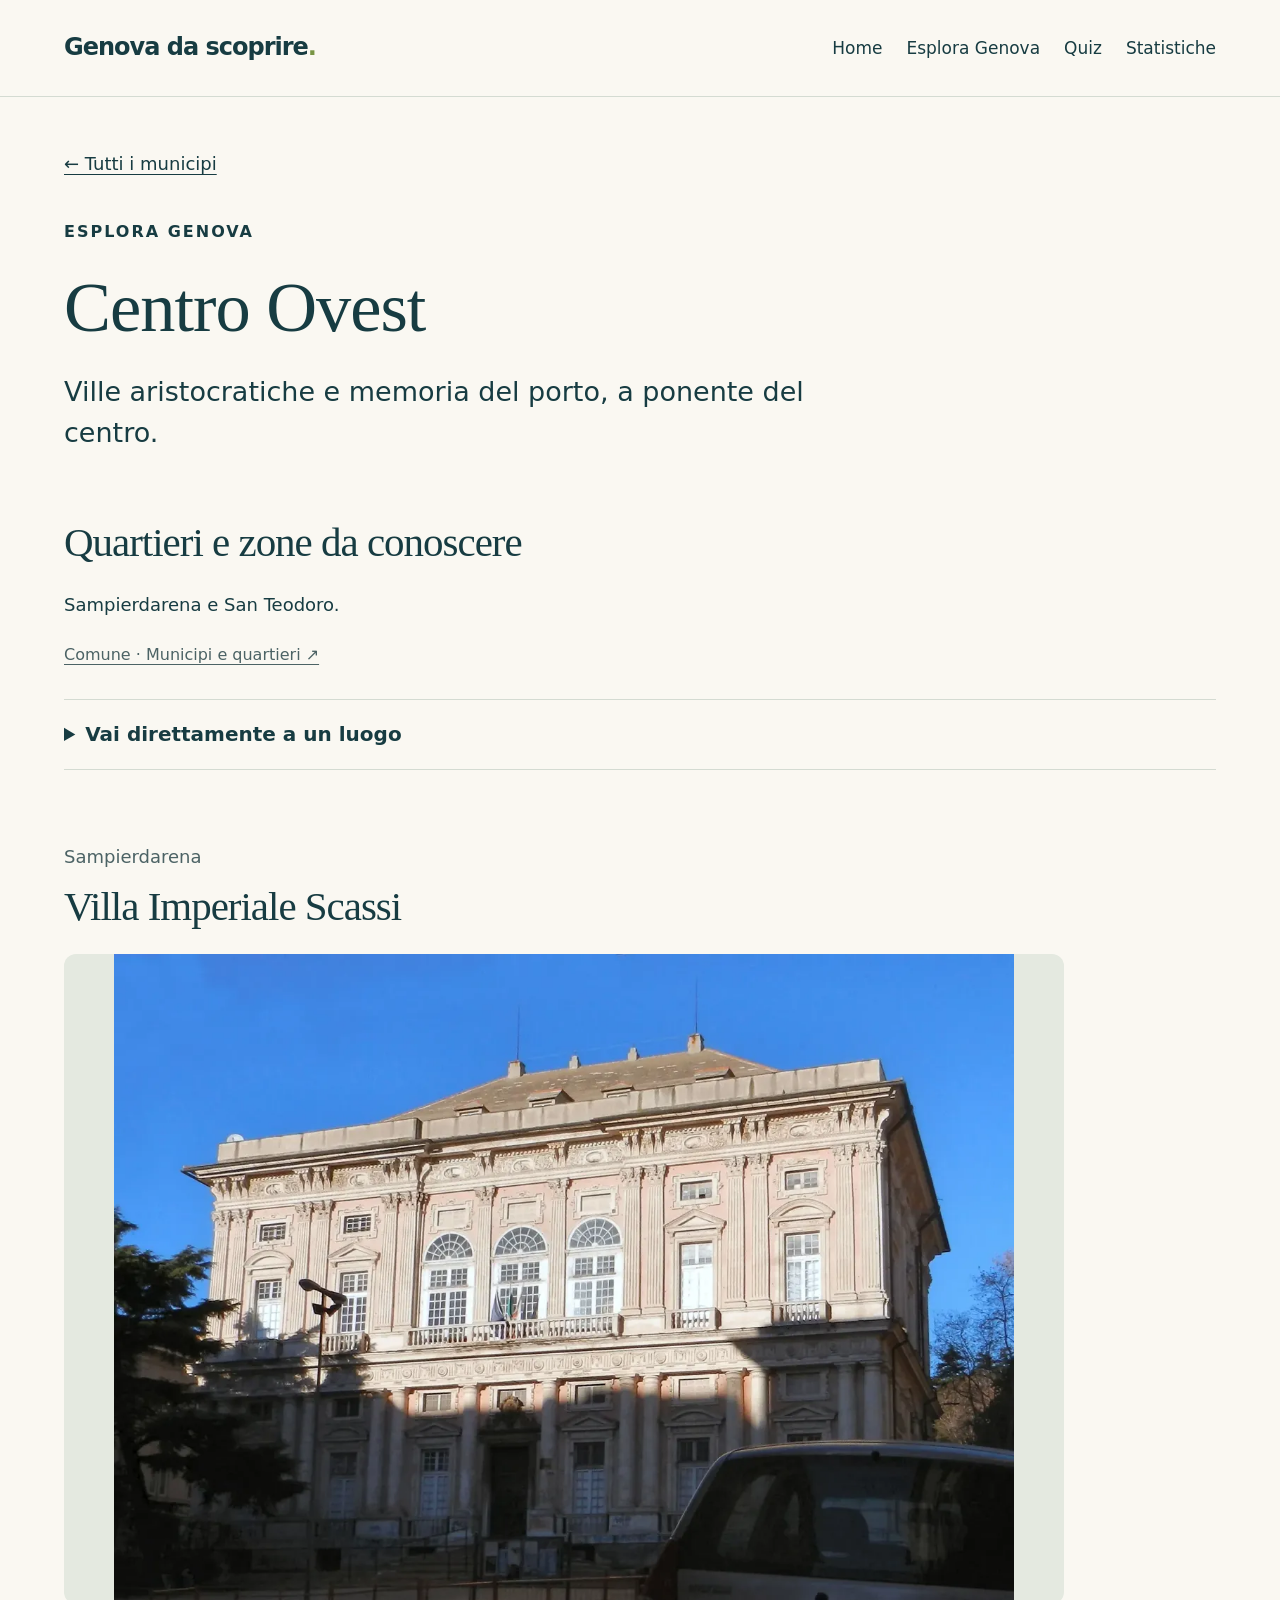
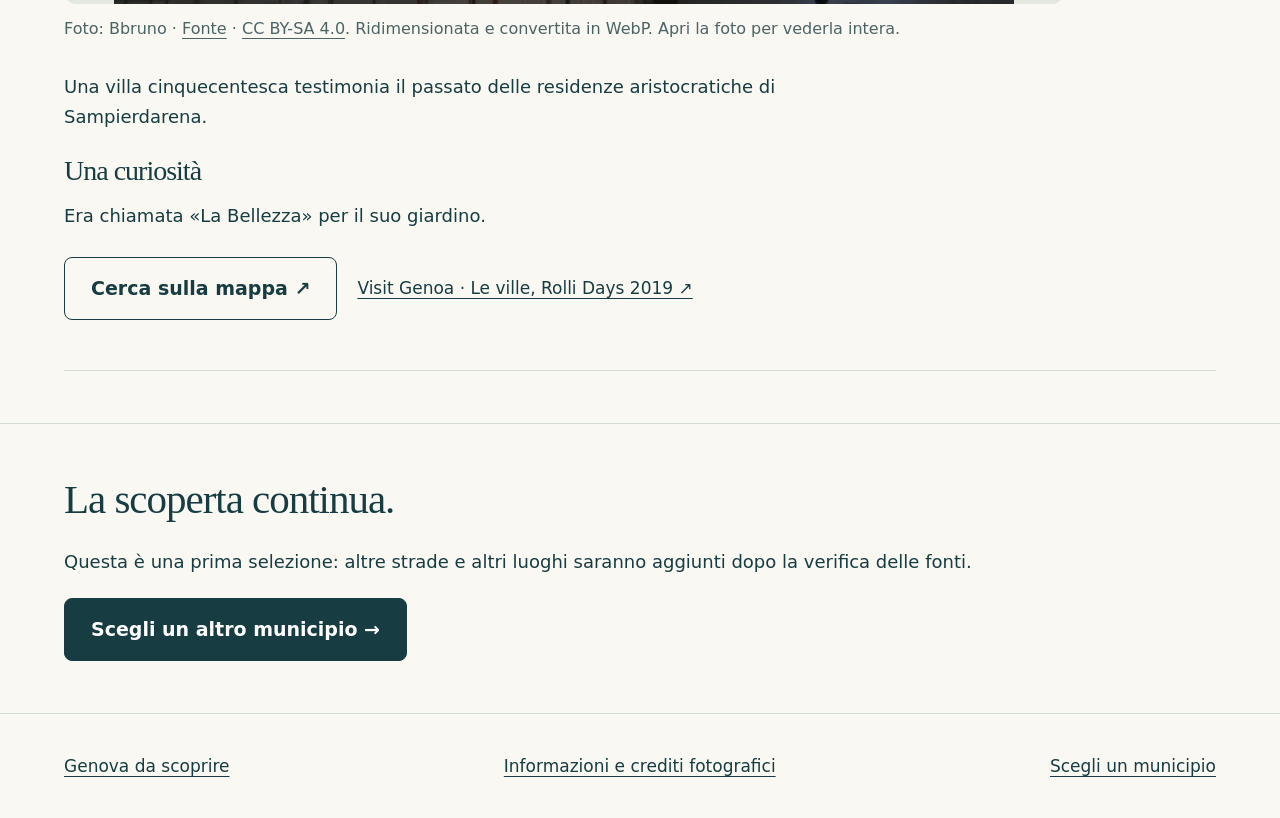
<file: centro-ovest.html>
<!doctype html><html lang="it"><head><meta charset="utf-8"><meta name="viewport" content="width=device-width, initial-scale=1"><meta name="referrer" content="no-referrer"><meta name="theme-color" content="#173c42"><title>Centro Ovest, Genova: luoghi, quartieri e curiosità</title><meta name="description" content="Centro Ovest da scoprire: Villa Imperiale Scassi. Foto, storia, curiosità e fonti per conoscere Genova."><meta name="robots" content="index,follow"><link rel="canonical" href="https://jdfb22bkrt-beep.github.io/Strade-genova-/centro-ovest.html"><meta property="og:title" content="Centro Ovest, Genova: luoghi, quartieri e curiosità"><meta property="og:description" content="Centro Ovest da scoprire: Villa Imperiale Scassi. Foto, storia, curiosità e fonti per conoscere Genova."><meta property="og:type" content="website"><meta property="og:url" content="https://jdfb22bkrt-beep.github.io/Strade-genova-/centro-ovest.html"><meta property="og:image" content="https://jdfb22bkrt-beep.github.io/Strade-genova-/assets/panorama.webp"><meta property="og:locale" content="it_IT"><link rel="stylesheet" href="style.css"><script src="navigation.js" defer></script></head><body><a class="skip" href="#contenuto">Vai al contenuto</a><header><a class="brand" href="index.html">Genova da scoprire<span aria-hidden="true">.</span></a><nav aria-label="Menu principale"><a href="index.html" >Home</a><a href="esplora.html" >Esplora Genova</a><a href="quiz.html" >Quiz</a><a href="statistiche.html" >Statistiche</a></nav></header><main id="contenuto"><section class="page-head"><a class="back" href="esplora.html">← Tutti i municipi</a><p class="overline">ESPLORA GENOVA</p><h1>Centro Ovest</h1><p class="lead">Ville aristocratiche e memoria del porto, a ponente del centro.</p></section><section class="section district"><h2>Quartieri e zone da conoscere</h2><p>Sampierdarena e San Teodoro.</p><p class="source"><a href="https://trovailtuoseggio.comune.genova.it/municipi_pt.asp" target="_blank" rel="noopener noreferrer">Comune · Municipi e quartieri ↗</a></p><details><summary>Vai direttamente a un luogo</summary><nav class="place-index" aria-label="Luoghi di Centro Ovest"><a href="#luogo-15">Villa Imperiale Scassi</a></nav></details></section><section class="section places" aria-label="Luoghi di Centro Ovest"><article class="place" id="luogo-15"><div class="place-heading"><p class="location">Sampierdarena</p><h2>Villa Imperiale Scassi</h2></div><figure class="place-photo"><a href="assets/centro-ovest.webp" target="_blank" aria-label="Apri la fotografia: Villa Imperiale Scassi"><img src="assets/centro-ovest.webp" width="1280" height="925" alt="Villa Imperiale Scassi" loading="lazy"></a><figcaption>Foto: Bbruno · <a href="https://commons.wikimedia.org/wiki/File:Genova_Sampierdarena_Villa_Imperiale_Scassi.jpg" target="_blank" rel="noopener noreferrer">Fonte</a> · <a href="https://creativecommons.org/licenses/by-sa/4.0" target="_blank" rel="noopener noreferrer">CC BY-SA 4.0</a>. Ridimensionata e convertita in WebP. Apri la foto per vederla intera.</figcaption></figure><div class="place-copy"><p>Una villa cinquecentesca testimonia il passato delle residenze aristocratiche di Sampierdarena.</p><h3>Una curiosità</h3><p>Era chiamata «La Bellezza» per il suo giardino.</p><div class="place-links"><a class="button secondary" href="https://www.openstreetmap.org/search?query=Villa%20Imperiale%20Scassi%20Genova" target="_blank" rel="noopener noreferrer">Cerca sulla mappa ↗</a><a href="https://www.visitgenoa.it/es/node/1864" target="_blank" rel="noopener noreferrer">Visit Genoa · Le ville, Rolli Days 2019 ↗</a></div></div></article></section><section class="section next"><h2>La scoperta continua.</h2><p>Questa è una prima selezione: altre strade e altri luoghi saranno aggiunti dopo la verifica delle fonti.</p><a class="button" href="esplora.html">Scegli un altro municipio →</a></section></main><footer><a href="index.html">Genova da scoprire</a><a href="informazioni.html">Informazioni e crediti fotografici</a><a href="esplora.html">Scegli un municipio</a></footer></body></html>
</file>
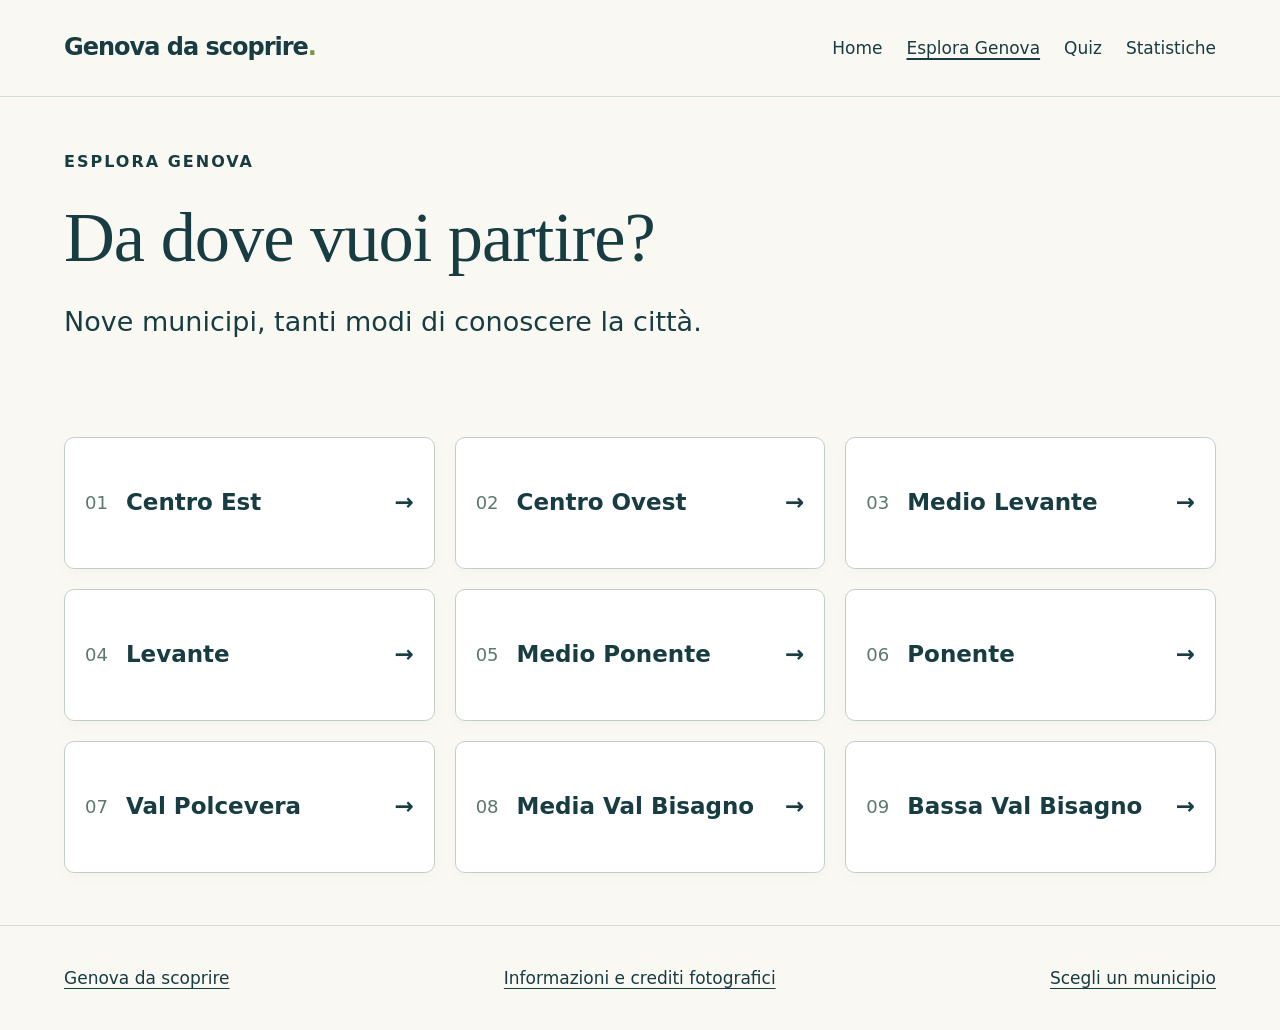
<file: esplora.html>
<!doctype html><html lang="it"><head><meta charset="utf-8"><meta name="viewport" content="width=device-width, initial-scale=1"><meta name="referrer" content="no-referrer"><meta name="theme-color" content="#173c42"><title>Esplora Genova: scegli uno dei nove municipi</title><meta name="description" content="Scegli uno dei nove municipi di Genova. Scopri quartieri, strade importanti, monumenti, fotografie, storie e curiosità."><meta name="robots" content="index,follow"><link rel="canonical" href="https://jdfb22bkrt-beep.github.io/Strade-genova-/esplora.html"><meta property="og:title" content="Esplora Genova: scegli uno dei nove municipi"><meta property="og:description" content="Scegli uno dei nove municipi di Genova. Scopri quartieri, strade importanti, monumenti, fotografie, storie e curiosità."><meta property="og:type" content="website"><meta property="og:url" content="https://jdfb22bkrt-beep.github.io/Strade-genova-/esplora.html"><meta property="og:image" content="https://jdfb22bkrt-beep.github.io/Strade-genova-/assets/panorama.webp"><meta property="og:locale" content="it_IT"><link rel="stylesheet" href="style.css"><script src="navigation.js" defer></script></head><body><a class="skip" href="#contenuto">Vai al contenuto</a><header><a class="brand" href="index.html">Genova da scoprire<span aria-hidden="true">.</span></a><nav aria-label="Menu principale"><a href="index.html" >Home</a><a href="esplora.html" aria-current="page">Esplora Genova</a><a href="quiz.html" >Quiz</a><a href="statistiche.html" >Statistiche</a></nav></header><main id="contenuto"><section class="page-head"><p class="overline">ESPLORA GENOVA</p><h1>Da dove vuoi partire?</h1><p class="lead">Nove municipi, tanti modi di conoscere la città.</p></section><section class="section" aria-label="Scegli un municipio"><div class="municipalities"><a class="municipality" href="centro-est.html"><span class="number" aria-hidden="true">01</span><span>Centro Est</span><span aria-hidden="true">→</span></a><a class="municipality" href="centro-ovest.html"><span class="number" aria-hidden="true">02</span><span>Centro Ovest</span><span aria-hidden="true">→</span></a><a class="municipality" href="medio-levante.html"><span class="number" aria-hidden="true">03</span><span>Medio Levante</span><span aria-hidden="true">→</span></a><a class="municipality" href="levante.html"><span class="number" aria-hidden="true">04</span><span>Levante</span><span aria-hidden="true">→</span></a><a class="municipality" href="medio-ponente.html"><span class="number" aria-hidden="true">05</span><span>Medio Ponente</span><span aria-hidden="true">→</span></a><a class="municipality" href="ponente.html"><span class="number" aria-hidden="true">06</span><span>Ponente</span><span aria-hidden="true">→</span></a><a class="municipality" href="val-polcevera.html"><span class="number" aria-hidden="true">07</span><span>Val Polcevera</span><span aria-hidden="true">→</span></a><a class="municipality" href="media-val-bisagno.html"><span class="number" aria-hidden="true">08</span><span>Media Val Bisagno</span><span aria-hidden="true">→</span></a><a class="municipality" href="bassa-val-bisagno.html"><span class="number" aria-hidden="true">09</span><span>Bassa Val Bisagno</span><span aria-hidden="true">→</span></a></div></section></main><footer><a href="index.html">Genova da scoprire</a><a href="informazioni.html">Informazioni e crediti fotografici</a><a href="esplora.html">Scegli un municipio</a></footer></body></html>
</file>
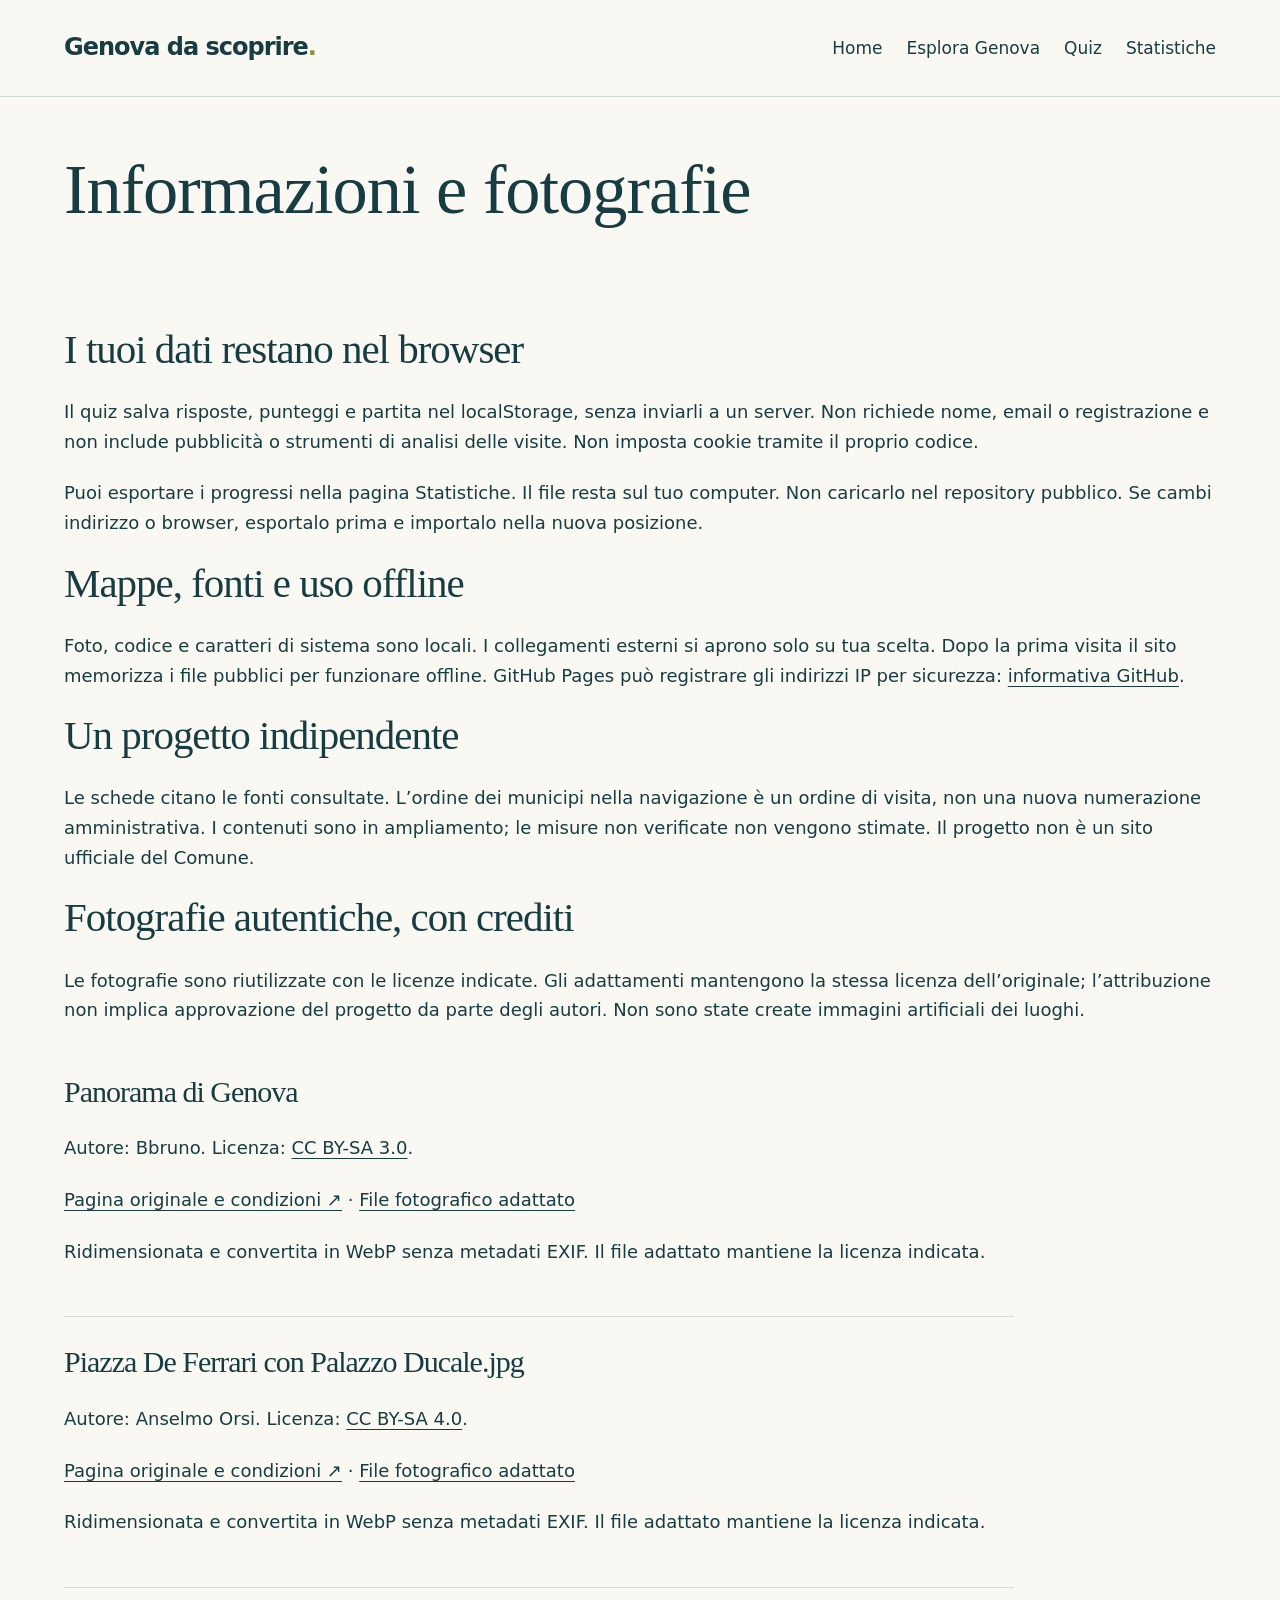
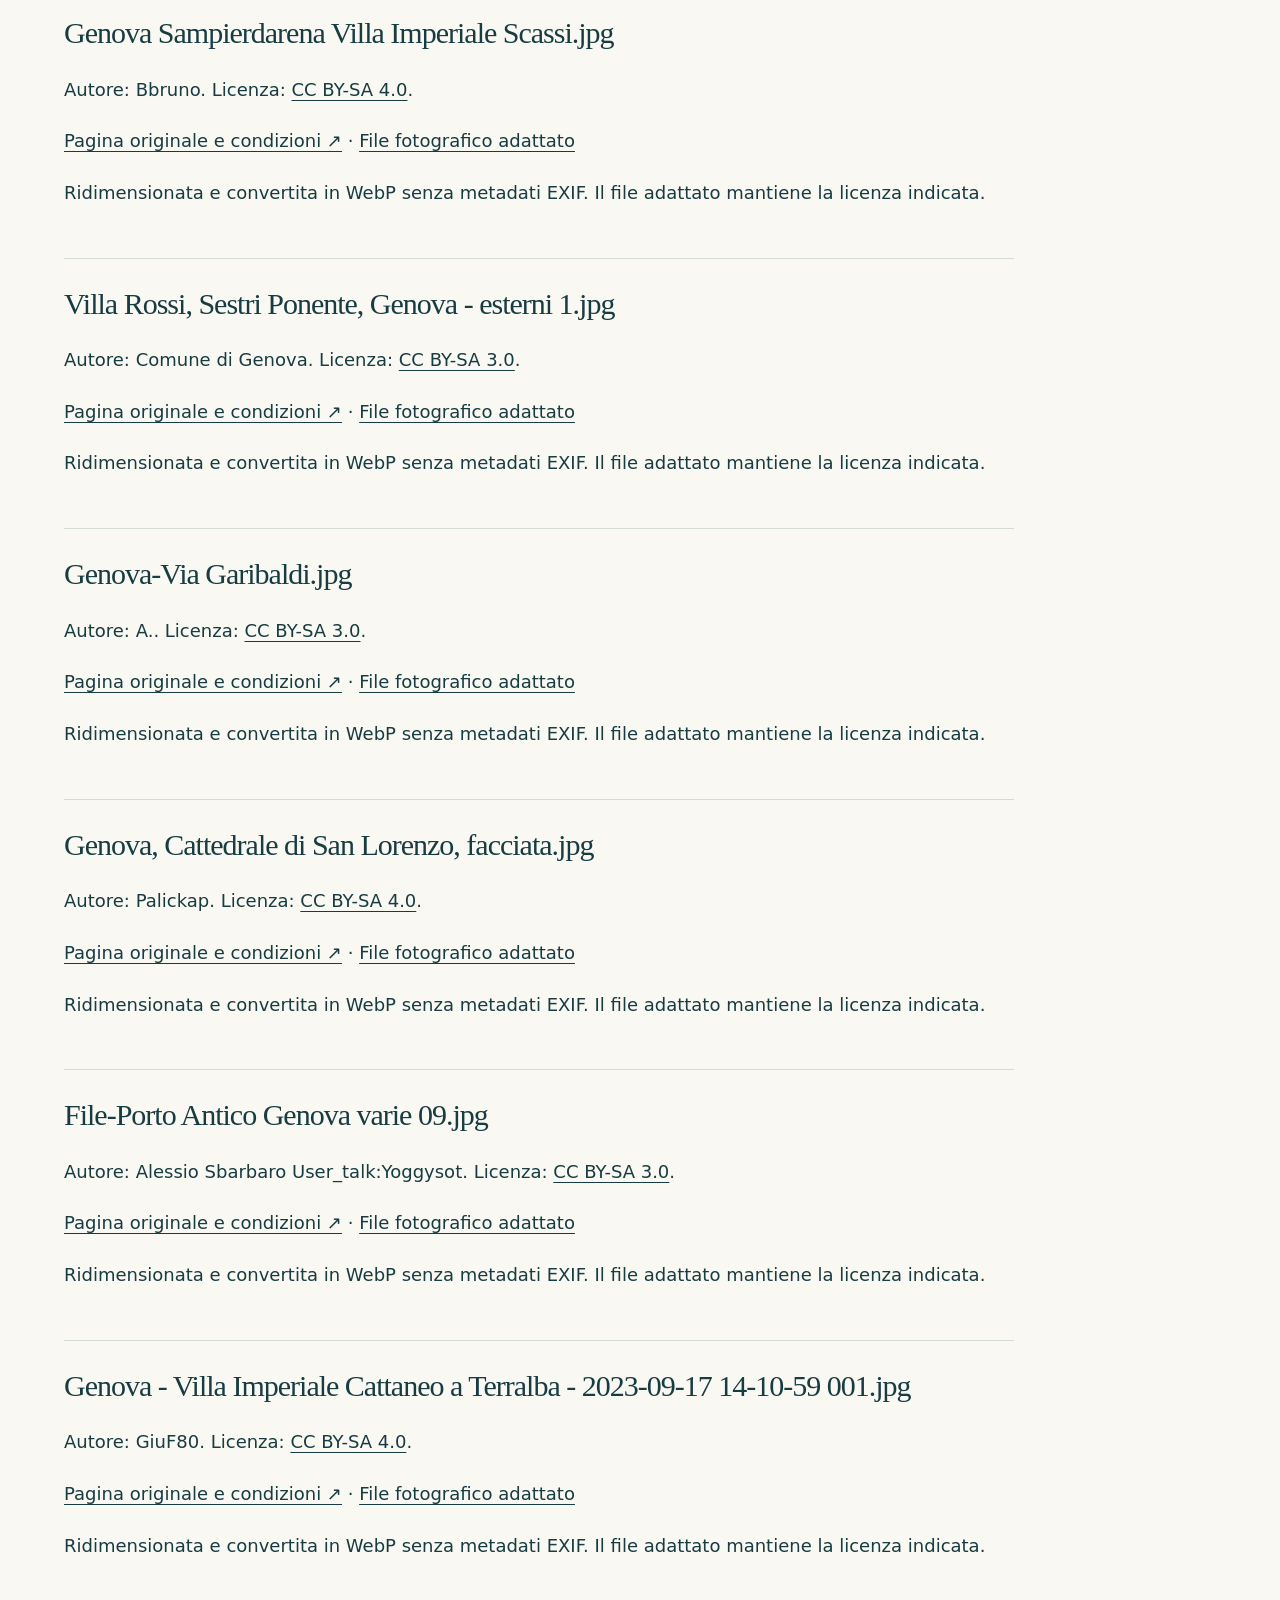
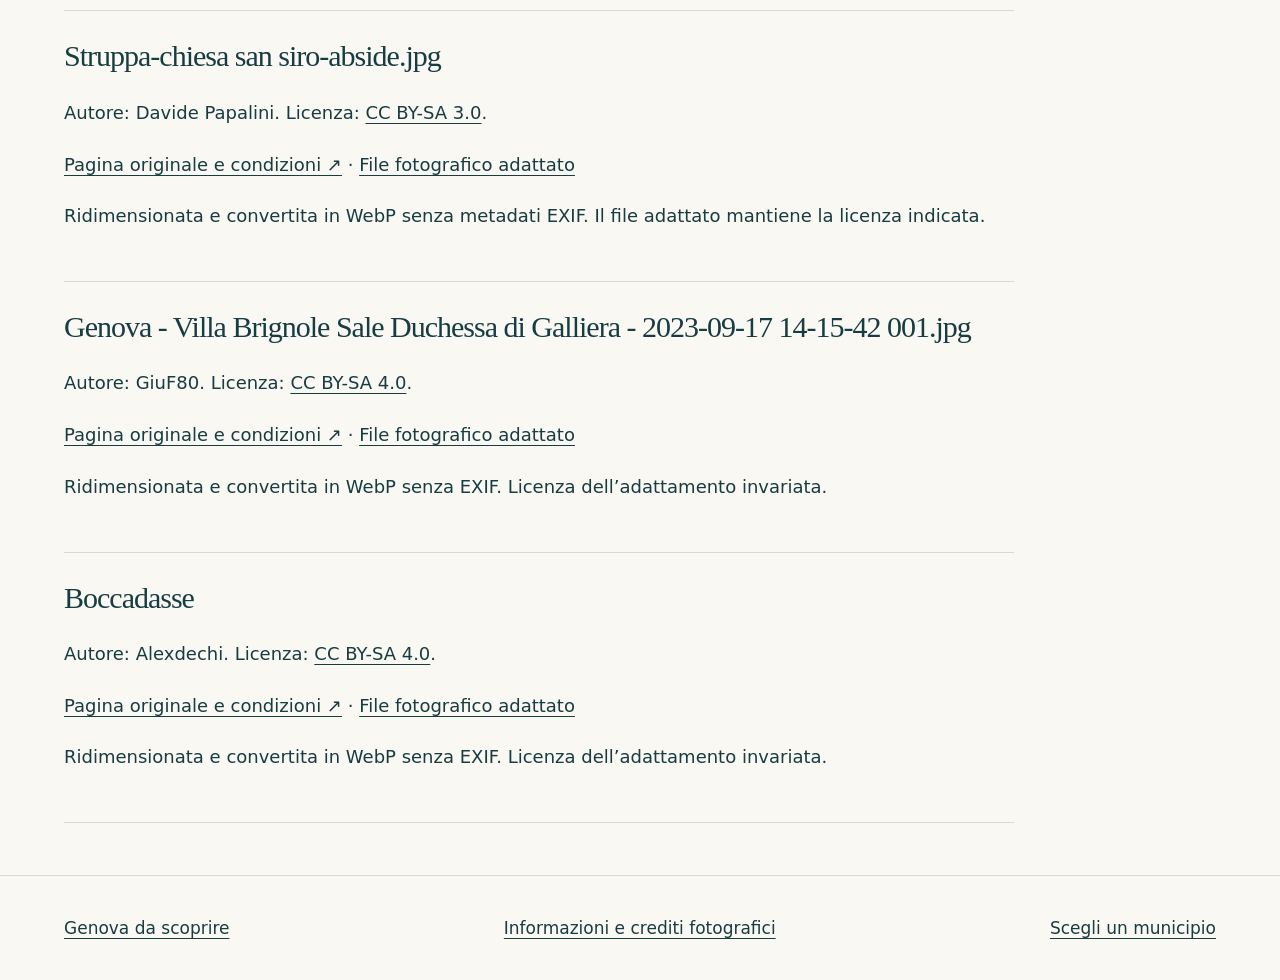
<file: informazioni.html>
<!doctype html><html lang="it"><head><meta charset="utf-8"><meta name="viewport" content="width=device-width, initial-scale=1"><meta name="referrer" content="no-referrer"><meta name="theme-color" content="#173c42"><title>Dati e crediti fotografici | Genova da scoprire</title><meta name="description" content="Fonti, autori e licenze delle fotografie di Genova da scoprire. Informazioni sui progressi del quiz e sull’uso offline."><meta name="robots" content="index,follow"><link rel="canonical" href="https://jdfb22bkrt-beep.github.io/Strade-genova-/informazioni.html"><meta property="og:title" content="Dati e crediti fotografici | Genova da scoprire"><meta property="og:description" content="Fonti, autori e licenze delle fotografie di Genova da scoprire. Informazioni sui progressi del quiz e sull’uso offline."><meta property="og:type" content="website"><meta property="og:url" content="https://jdfb22bkrt-beep.github.io/Strade-genova-/informazioni.html"><meta property="og:image" content="https://jdfb22bkrt-beep.github.io/Strade-genova-/assets/panorama.webp"><meta property="og:locale" content="it_IT"><link rel="stylesheet" href="style.css"><script src="navigation.js" defer></script></head><body><a class="skip" href="#contenuto">Vai al contenuto</a><header><a class="brand" href="index.html">Genova da scoprire<span aria-hidden="true">.</span></a><nav aria-label="Menu principale"><a href="index.html" >Home</a><a href="esplora.html" >Esplora Genova</a><a href="quiz.html" >Quiz</a><a href="statistiche.html" >Statistiche</a></nav></header><main id="contenuto"><section class="page-head"><h1>Informazioni e fotografie</h1></section><section class="section"><h2>I tuoi dati restano nel browser</h2><p>Il quiz salva risposte, punteggi e partita nel localStorage, senza inviarli a un server. Non richiede nome, email o registrazione e non include pubblicità o strumenti di analisi delle visite. Non imposta cookie tramite il proprio codice.</p><p>Puoi esportare i progressi nella pagina Statistiche. Il file resta sul tuo computer. Non caricarlo nel repository pubblico. Se cambi indirizzo o browser, esportalo prima e importalo nella nuova posizione.</p><h2>Mappe, fonti e uso offline</h2><p>Foto, codice e caratteri di sistema sono locali. I collegamenti esterni si aprono solo su tua scelta. Dopo la prima visita il sito memorizza i file pubblici per funzionare offline. GitHub Pages può registrare gli indirizzi IP per sicurezza: <a href="https://docs.github.com/en/site-policy/privacy-policies/github-general-privacy-statement" target="_blank" rel="noopener noreferrer">informativa GitHub</a>.</p><h2>Un progetto indipendente</h2><p>Le schede citano le fonti consultate. L’ordine dei municipi nella navigazione è un ordine di visita, non una nuova numerazione amministrativa. I contenuti sono in ampliamento; le misure non verificate non vengono stimate. Il progetto non è un sito ufficiale del Comune.</p><h2>Fotografie autentiche, con crediti</h2><p>Le fotografie sono riutilizzate con le licenze indicate. Gli adattamenti mantengono la stessa licenza dell’originale; l’attribuzione non implica approvazione del progetto da parte degli autori. Non sono state create immagini artificiali dei luoghi.</p><article class="credit"><h2>Panorama di Genova</h2><p>Autore: Bbruno. Licenza: <a href="https://creativecommons.org/licenses/by-sa/3.0" target="_blank" rel="noopener noreferrer">CC BY-SA 3.0</a>.</p><p><a href="https://commons.wikimedia.org/wiki/File:Panorama_da_Spianata_Castelletto.JPG" target="_blank" rel="noopener noreferrer">Pagina originale e condizioni ↗</a> · <a href="assets/panorama.webp">File fotografico adattato</a></p><p>Ridimensionata e convertita in WebP senza metadati EXIF. Il file adattato mantiene la licenza indicata.</p></article><article class="credit"><h2>Piazza De Ferrari con Palazzo Ducale.jpg</h2><p>Autore: Anselmo Orsi. Licenza: <a href="https://creativecommons.org/licenses/by-sa/4.0" target="_blank" rel="noopener noreferrer">CC BY-SA 4.0</a>.</p><p><a href="https://commons.wikimedia.org/wiki/File:Piazza_De_Ferrari_con_Palazzo_Ducale.jpg" target="_blank" rel="noopener noreferrer">Pagina originale e condizioni ↗</a> · <a href="assets/centro.webp">File fotografico adattato</a></p><p>Ridimensionata e convertita in WebP senza metadati EXIF. Il file adattato mantiene la licenza indicata.</p></article><article class="credit"><h2>Genova Sampierdarena Villa Imperiale Scassi.jpg</h2><p>Autore: Bbruno. Licenza: <a href="https://creativecommons.org/licenses/by-sa/4.0" target="_blank" rel="noopener noreferrer">CC BY-SA 4.0</a>.</p><p><a href="https://commons.wikimedia.org/wiki/File:Genova_Sampierdarena_Villa_Imperiale_Scassi.jpg" target="_blank" rel="noopener noreferrer">Pagina originale e condizioni ↗</a> · <a href="assets/centro-ovest.webp">File fotografico adattato</a></p><p>Ridimensionata e convertita in WebP senza metadati EXIF. Il file adattato mantiene la licenza indicata.</p></article><article class="credit"><h2>Villa Rossi, Sestri Ponente, Genova - esterni 1.jpg</h2><p>Autore: Comune di Genova. Licenza: <a href="https://creativecommons.org/licenses/by-sa/3.0" target="_blank" rel="noopener noreferrer">CC BY-SA 3.0</a>.</p><p><a href="https://commons.wikimedia.org/wiki/File:Villa_Rossi,_Sestri_Ponente,_Genova_-_esterni_1.jpg" target="_blank" rel="noopener noreferrer">Pagina originale e condizioni ↗</a> · <a href="assets/medio-ponente.webp">File fotografico adattato</a></p><p>Ridimensionata e convertita in WebP senza metadati EXIF. Il file adattato mantiene la licenza indicata.</p></article><article class="credit"><h2>Genova-Via Garibaldi.jpg</h2><p>Autore: A.. Licenza: <a href="http://creativecommons.org/licenses/by-sa/3.0/" target="_blank" rel="noopener noreferrer">CC BY-SA 3.0</a>.</p><p><a href="https://commons.wikimedia.org/wiki/File:Genova-Via_Garibaldi.jpg" target="_blank" rel="noopener noreferrer">Pagina originale e condizioni ↗</a> · <a href="assets/garibaldi.webp">File fotografico adattato</a></p><p>Ridimensionata e convertita in WebP senza metadati EXIF. Il file adattato mantiene la licenza indicata.</p></article><article class="credit"><h2>Genova, Cattedrale di San Lorenzo, facciata.jpg</h2><p>Autore: Palickap. Licenza: <a href="https://creativecommons.org/licenses/by-sa/4.0" target="_blank" rel="noopener noreferrer">CC BY-SA 4.0</a>.</p><p><a href="https://commons.wikimedia.org/wiki/File:Genova,_Cattedrale_di_San_Lorenzo,_facciata.jpg" target="_blank" rel="noopener noreferrer">Pagina originale e condizioni ↗</a> · <a href="assets/sanlorenzo.webp">File fotografico adattato</a></p><p>Ridimensionata e convertita in WebP senza metadati EXIF. Il file adattato mantiene la licenza indicata.</p></article><article class="credit"><h2>File-Porto Antico Genova varie 09.jpg</h2><p>Autore: Alessio Sbarbaro User_talk:Yoggysot. Licenza: <a href="https://creativecommons.org/licenses/by-sa/3.0" target="_blank" rel="noopener noreferrer">CC BY-SA 3.0</a>.</p><p><a href="https://commons.wikimedia.org/wiki/File:File-Porto_Antico_Genova_varie_09.jpg" target="_blank" rel="noopener noreferrer">Pagina originale e condizioni ↗</a> · <a href="assets/porto.webp">File fotografico adattato</a></p><p>Ridimensionata e convertita in WebP senza metadati EXIF. Il file adattato mantiene la licenza indicata.</p></article><article class="credit"><h2>Genova - Villa Imperiale Cattaneo a Terralba - 2023-09-17 14-10-59 001.jpg</h2><p>Autore: GiuF80. Licenza: <a href="https://creativecommons.org/licenses/by-sa/4.0" target="_blank" rel="noopener noreferrer">CC BY-SA 4.0</a>.</p><p><a href="https://commons.wikimedia.org/wiki/File:Genova_-_Villa_Imperiale_Cattaneo_a_Terralba_-_2023-09-17_14-10-59_001.jpg" target="_blank" rel="noopener noreferrer">Pagina originale e condizioni ↗</a> · <a href="assets/bassa-val-bisagno.webp">File fotografico adattato</a></p><p>Ridimensionata e convertita in WebP senza metadati EXIF. Il file adattato mantiene la licenza indicata.</p></article><article class="credit"><h2>Struppa-chiesa san siro-abside.jpg</h2><p>Autore: Davide Papalini. Licenza: <a href="https://creativecommons.org/licenses/by-sa/3.0" target="_blank" rel="noopener noreferrer">CC BY-SA 3.0</a>.</p><p><a href="https://commons.wikimedia.org/wiki/File:Struppa-chiesa_san_siro-abside.jpg" target="_blank" rel="noopener noreferrer">Pagina originale e condizioni ↗</a> · <a href="assets/media-val-bisagno.webp">File fotografico adattato</a></p><p>Ridimensionata e convertita in WebP senza metadati EXIF. Il file adattato mantiene la licenza indicata.</p></article><article class="credit"><h2>Genova - Villa Brignole Sale Duchessa di Galliera - 2023-09-17 14-15-42 001.jpg</h2><p>Autore: GiuF80. Licenza: <a href="https://creativecommons.org/licenses/by-sa/4.0" target="_blank" rel="noopener noreferrer">CC BY-SA 4.0</a>.</p><p><a href="https://commons.wikimedia.org/wiki/File:Genova_-_Villa_Brignole_Sale_Duchessa_di_Galliera_-_2023-09-17_14-15-42_001.jpg" target="_blank" rel="noopener noreferrer">Pagina originale e condizioni ↗</a> · <a href="assets/ponente.webp">File fotografico adattato</a></p><p>Ridimensionata e convertita in WebP senza EXIF. Licenza dell’adattamento invariata.</p></article><article class="credit"><h2>Boccadasse</h2><p>Autore: Alexdechi. Licenza: <a href="https://creativecommons.org/licenses/by-sa/4.0/" target="_blank" rel="noopener noreferrer">CC BY-SA 4.0</a>.</p><p><a href="https://commons.wikimedia.org/wiki/File:Boccadasse.jpg" target="_blank" rel="noopener noreferrer">Pagina originale e condizioni ↗</a> · <a href="assets/boccadasse.webp">File fotografico adattato</a></p><p>Ridimensionata e convertita in WebP senza EXIF. Licenza dell’adattamento invariata.</p></article></section></main><footer><a href="index.html">Genova da scoprire</a><a href="informazioni.html">Informazioni e crediti fotografici</a><a href="esplora.html">Scegli un municipio</a></footer></body></html>
</file>
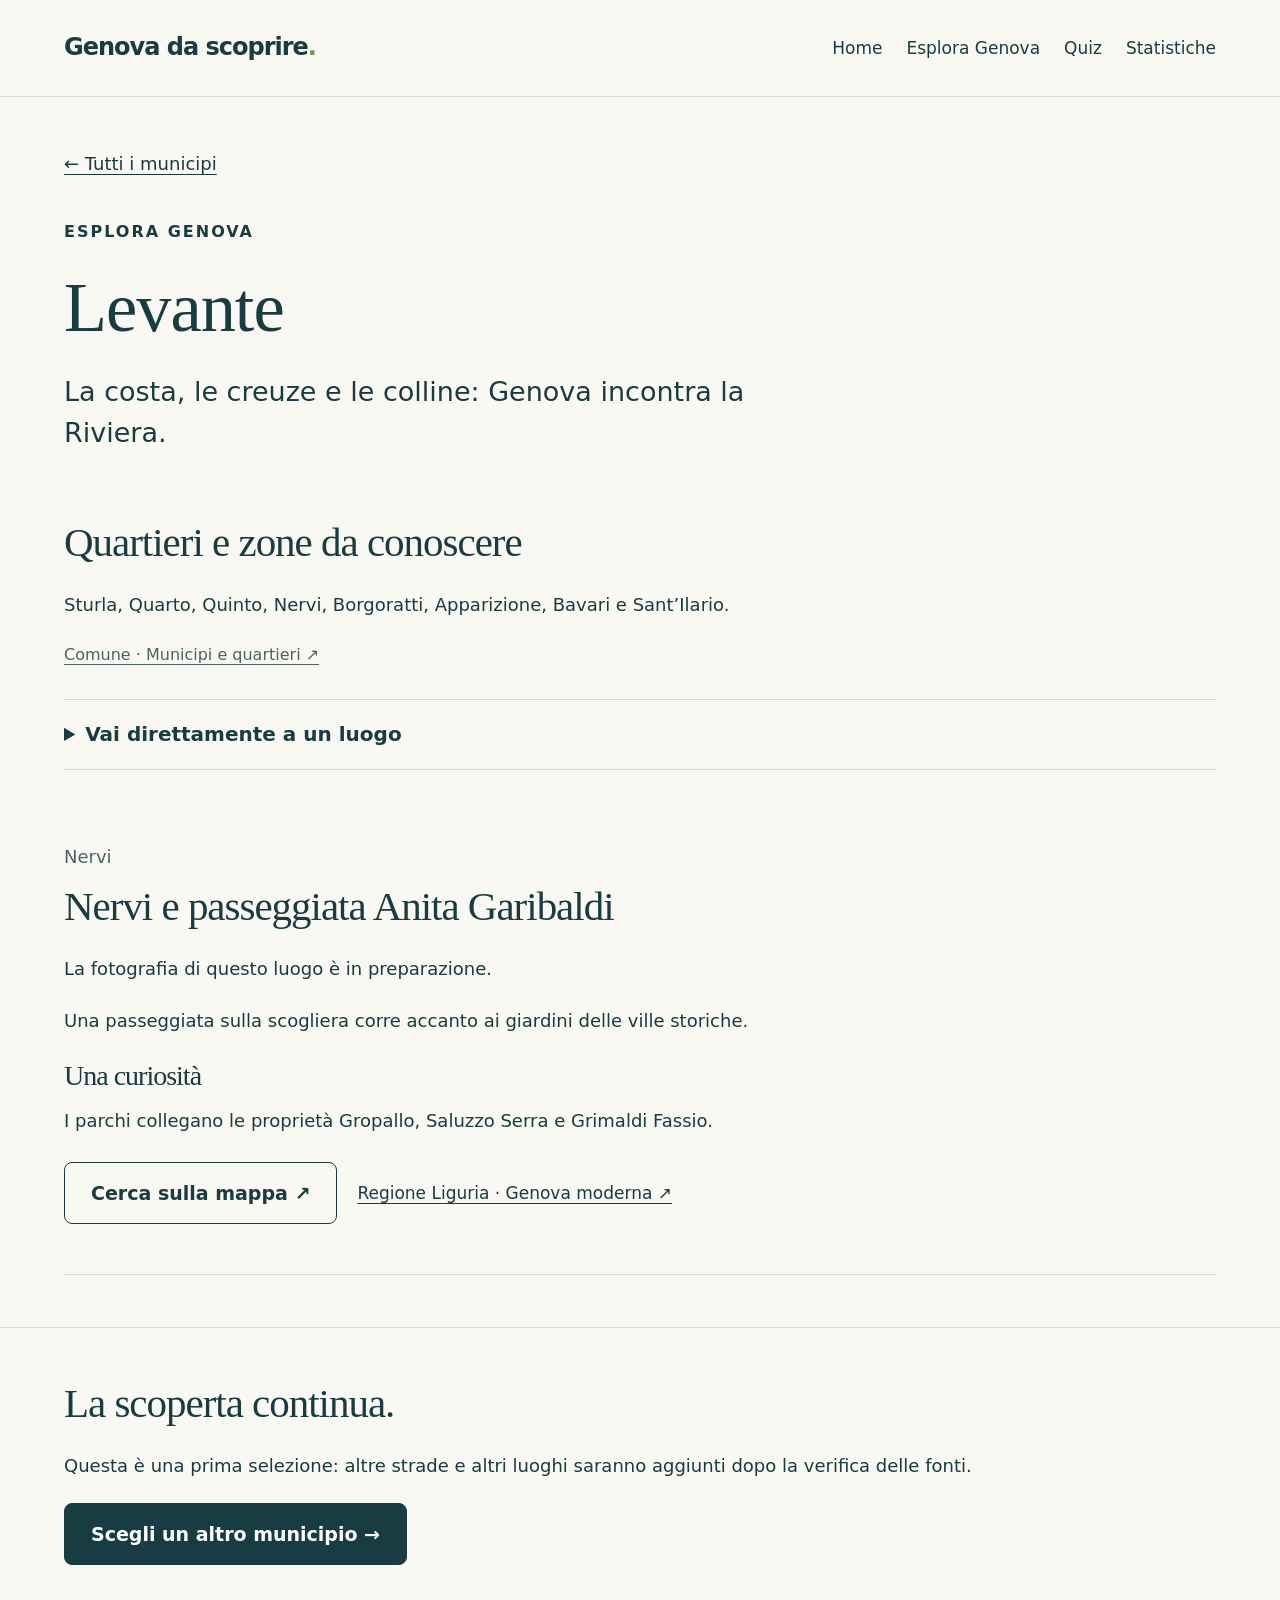
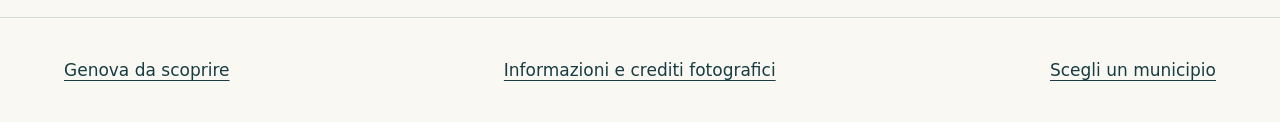
<file: levante.html>
<!doctype html><html lang="it"><head><meta charset="utf-8"><meta name="viewport" content="width=device-width, initial-scale=1"><meta name="referrer" content="no-referrer"><meta name="theme-color" content="#173c42"><title>Levante, Genova: luoghi, quartieri e curiosità</title><meta name="description" content="Levante da scoprire: Nervi e passeggiata Anita Garibaldi. Foto, storia, curiosità e fonti per conoscere Genova."><meta name="robots" content="index,follow"><link rel="canonical" href="https://jdfb22bkrt-beep.github.io/Strade-genova-/levante.html"><meta property="og:title" content="Levante, Genova: luoghi, quartieri e curiosità"><meta property="og:description" content="Levante da scoprire: Nervi e passeggiata Anita Garibaldi. Foto, storia, curiosità e fonti per conoscere Genova."><meta property="og:type" content="website"><meta property="og:url" content="https://jdfb22bkrt-beep.github.io/Strade-genova-/levante.html"><meta property="og:image" content="https://jdfb22bkrt-beep.github.io/Strade-genova-/assets/panorama.webp"><meta property="og:locale" content="it_IT"><link rel="stylesheet" href="style.css"><script src="navigation.js" defer></script></head><body><a class="skip" href="#contenuto">Vai al contenuto</a><header><a class="brand" href="index.html">Genova da scoprire<span aria-hidden="true">.</span></a><nav aria-label="Menu principale"><a href="index.html" >Home</a><a href="esplora.html" >Esplora Genova</a><a href="quiz.html" >Quiz</a><a href="statistiche.html" >Statistiche</a></nav></header><main id="contenuto"><section class="page-head"><a class="back" href="esplora.html">← Tutti i municipi</a><p class="overline">ESPLORA GENOVA</p><h1>Levante</h1><p class="lead">La costa, le creuze e le colline: Genova incontra la Riviera.</p></section><section class="section district"><h2>Quartieri e zone da conoscere</h2><p>Sturla, Quarto, Quinto, Nervi, Borgoratti, Apparizione, Bavari e Sant’Ilario.</p><p class="source"><a href="https://trovailtuoseggio.comune.genova.it/municipi_pt.asp" target="_blank" rel="noopener noreferrer">Comune · Municipi e quartieri ↗</a></p><details><summary>Vai direttamente a un luogo</summary><nav class="place-index" aria-label="Luoghi di Levante"><a href="#luogo-14">Nervi e passeggiata Anita Garibaldi</a></nav></details></section><section class="section places" aria-label="Luoghi di Levante"><article class="place" id="luogo-14"><div class="place-heading"><p class="location">Nervi</p><h2>Nervi e passeggiata Anita Garibaldi</h2></div><p class="photo-pending">La fotografia di questo luogo è in preparazione.</p><div class="place-copy"><p>Una passeggiata sulla scogliera corre accanto ai giardini delle ville storiche.</p><h3>Una curiosità</h3><p>I parchi collegano le proprietà Gropallo, Saluzzo Serra e Grimaldi Fassio.</p><div class="place-links"><a class="button secondary" href="https://www.openstreetmap.org/search?query=Nervi%20e%20passeggiata%20Anita%20Garibaldi%20Genova" target="_blank" rel="noopener noreferrer">Cerca sulla mappa ↗</a><a href="https://www.regione.liguria.it/components/com_publiccompetitions/includes/download.php?id=12480%3Agenova-moderna-italiano.pdf" target="_blank" rel="noopener noreferrer">Regione Liguria · Genova moderna ↗</a></div></div></article></section><section class="section next"><h2>La scoperta continua.</h2><p>Questa è una prima selezione: altre strade e altri luoghi saranno aggiunti dopo la verifica delle fonti.</p><a class="button" href="esplora.html">Scegli un altro municipio →</a></section></main><footer><a href="index.html">Genova da scoprire</a><a href="informazioni.html">Informazioni e crediti fotografici</a><a href="esplora.html">Scegli un municipio</a></footer></body></html>
</file>
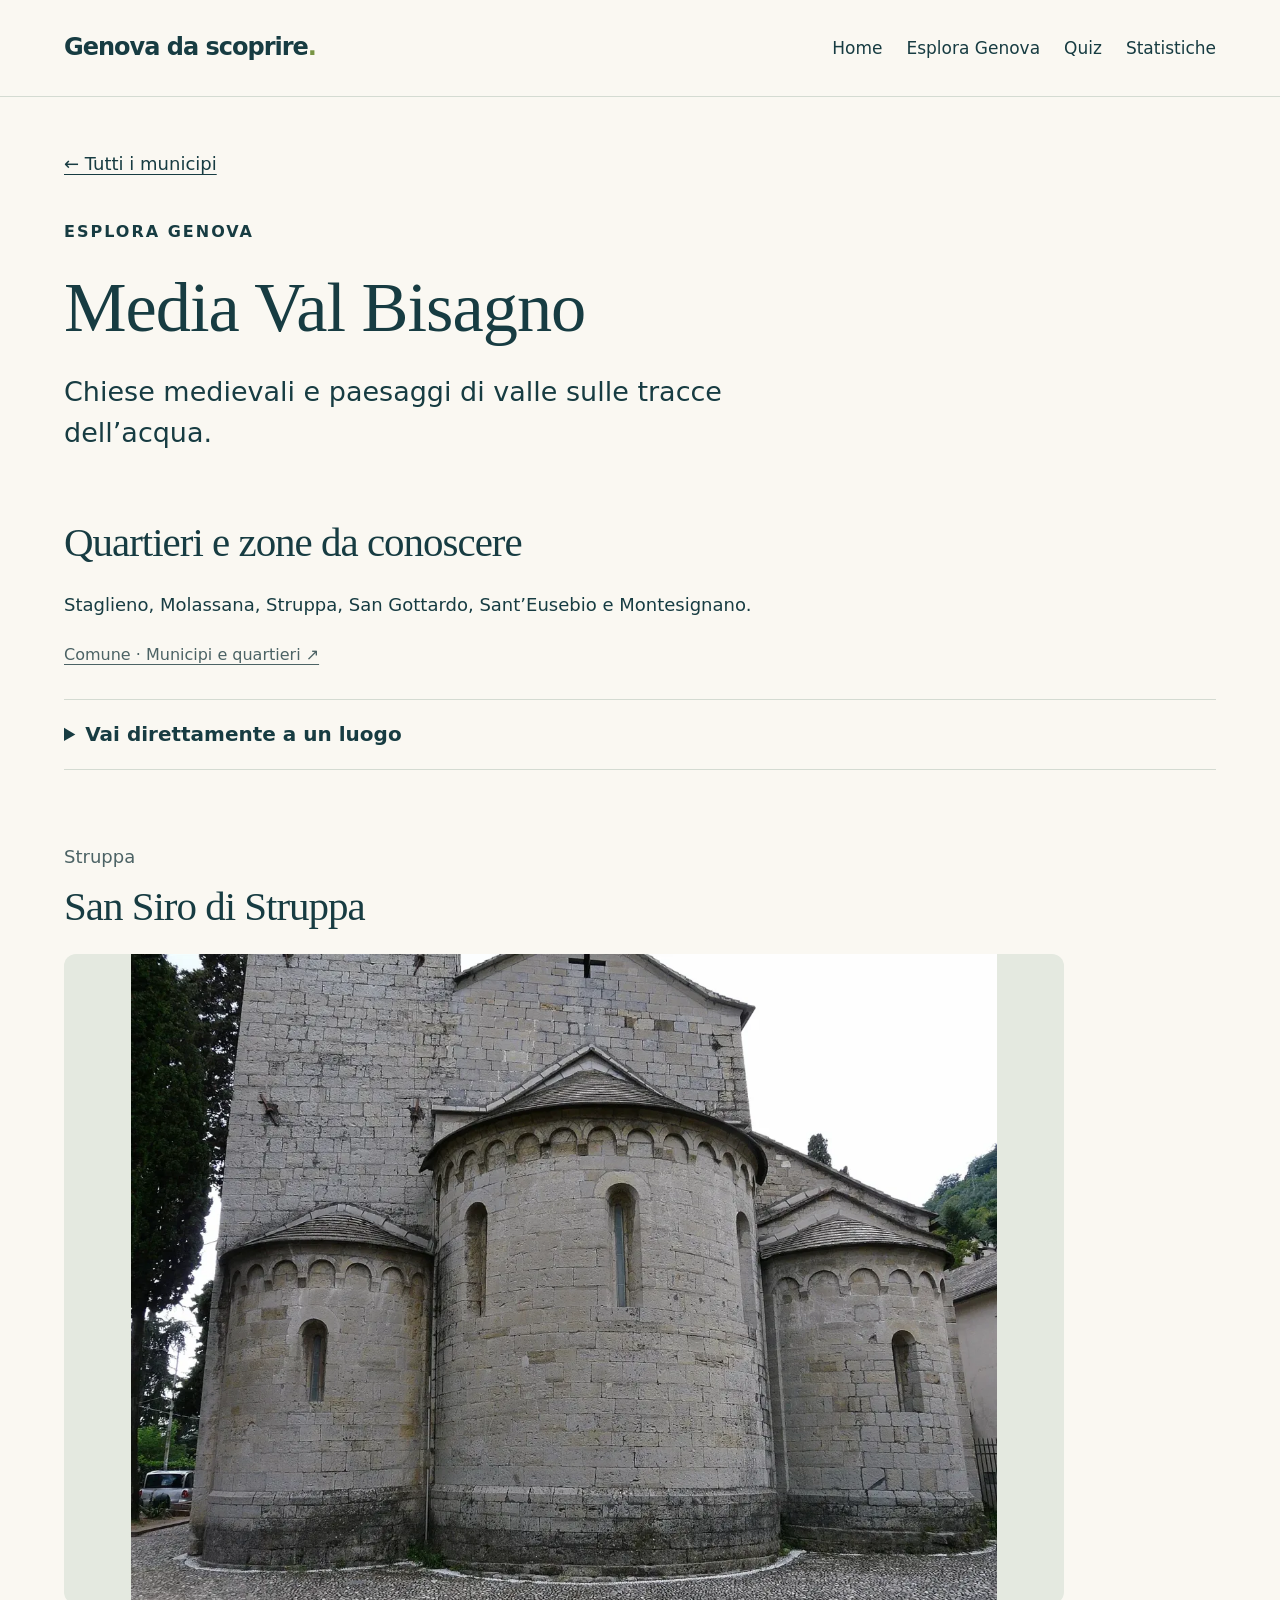
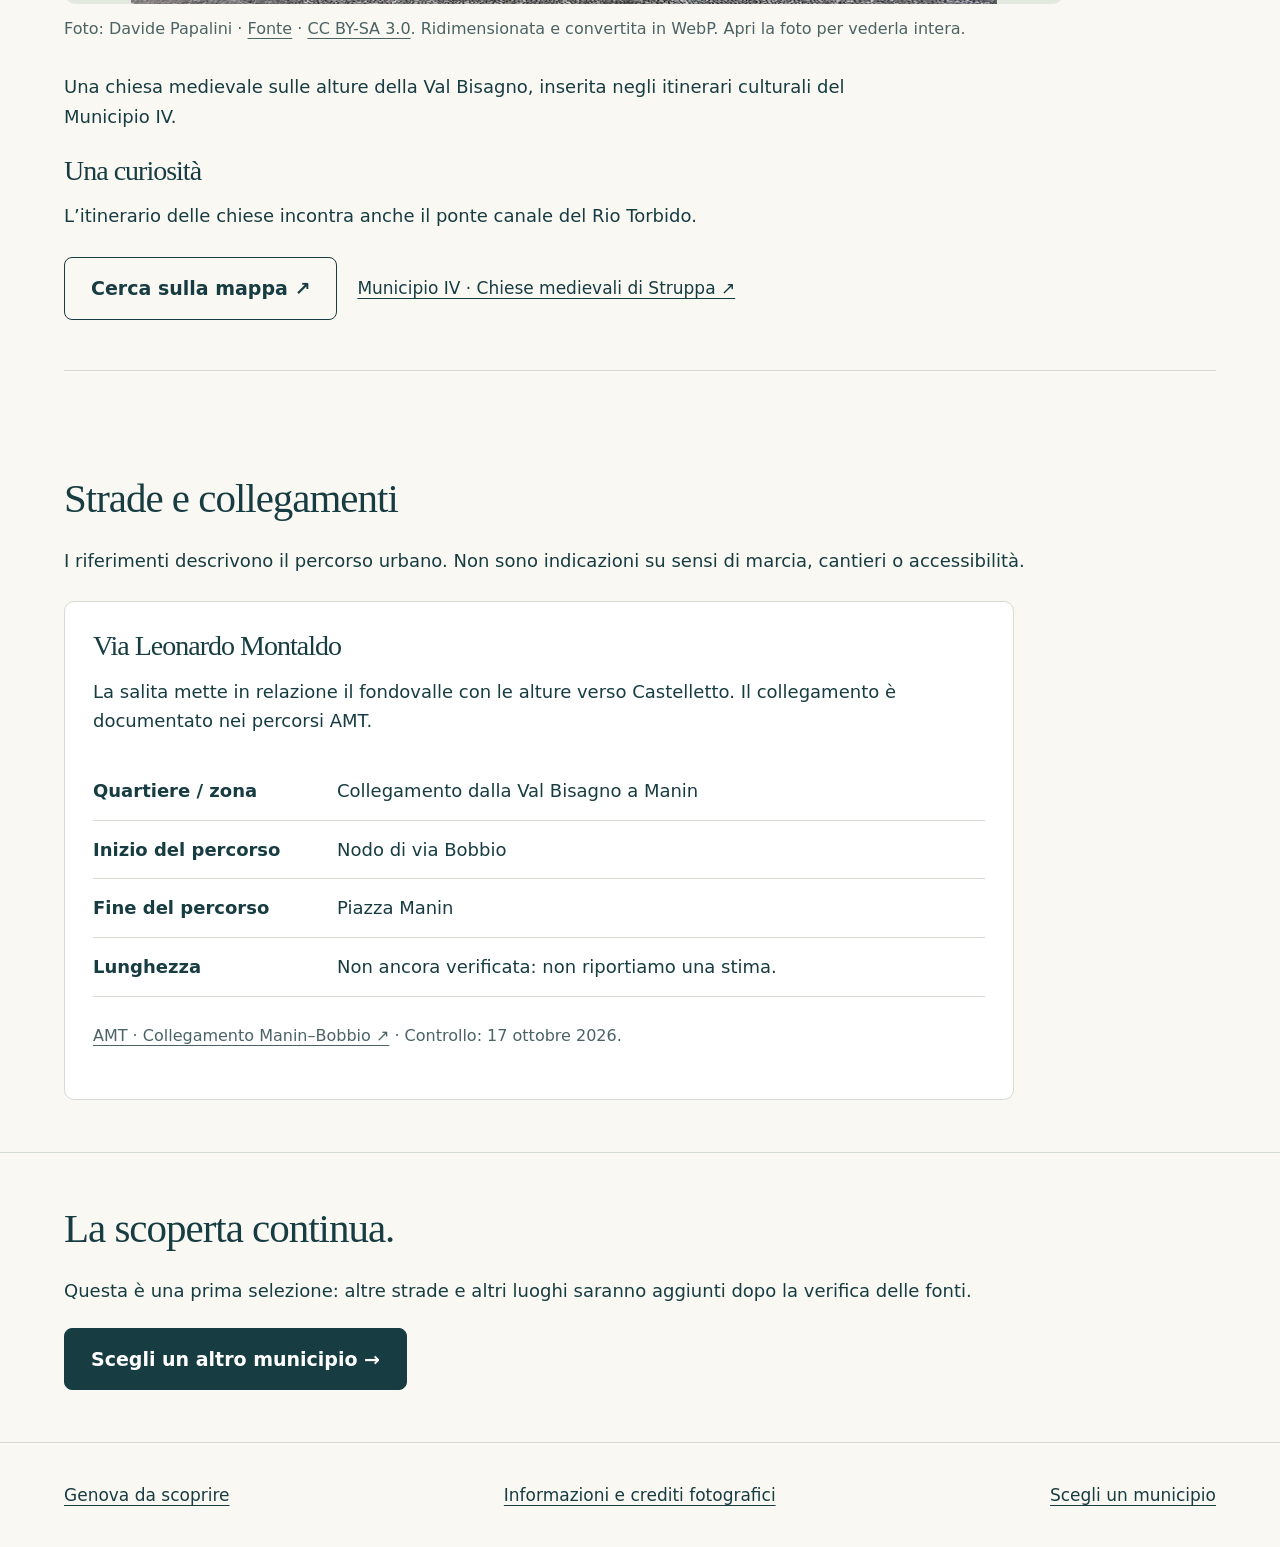
<file: media-val-bisagno.html>
<!doctype html><html lang="it"><head><meta charset="utf-8"><meta name="viewport" content="width=device-width, initial-scale=1"><meta name="referrer" content="no-referrer"><meta name="theme-color" content="#173c42"><title>Media Val Bisagno, Genova: luoghi, quartieri e curiosità</title><meta name="description" content="Media Val Bisagno da scoprire: San Siro di Struppa. Foto, storia, curiosità e fonti per conoscere Genova."><meta name="robots" content="index,follow"><link rel="canonical" href="https://jdfb22bkrt-beep.github.io/Strade-genova-/media-val-bisagno.html"><meta property="og:title" content="Media Val Bisagno, Genova: luoghi, quartieri e curiosità"><meta property="og:description" content="Media Val Bisagno da scoprire: San Siro di Struppa. Foto, storia, curiosità e fonti per conoscere Genova."><meta property="og:type" content="website"><meta property="og:url" content="https://jdfb22bkrt-beep.github.io/Strade-genova-/media-val-bisagno.html"><meta property="og:image" content="https://jdfb22bkrt-beep.github.io/Strade-genova-/assets/panorama.webp"><meta property="og:locale" content="it_IT"><link rel="stylesheet" href="style.css"><script src="navigation.js" defer></script></head><body><a class="skip" href="#contenuto">Vai al contenuto</a><header><a class="brand" href="index.html">Genova da scoprire<span aria-hidden="true">.</span></a><nav aria-label="Menu principale"><a href="index.html" >Home</a><a href="esplora.html" >Esplora Genova</a><a href="quiz.html" >Quiz</a><a href="statistiche.html" >Statistiche</a></nav></header><main id="contenuto"><section class="page-head"><a class="back" href="esplora.html">← Tutti i municipi</a><p class="overline">ESPLORA GENOVA</p><h1>Media Val Bisagno</h1><p class="lead">Chiese medievali e paesaggi di valle sulle tracce dell’acqua.</p></section><section class="section district"><h2>Quartieri e zone da conoscere</h2><p>Staglieno, Molassana, Struppa, San Gottardo, Sant’Eusebio e Montesignano.</p><p class="source"><a href="https://trovailtuoseggio.comune.genova.it/municipi_pt.asp" target="_blank" rel="noopener noreferrer">Comune · Municipi e quartieri ↗</a></p><details><summary>Vai direttamente a un luogo</summary><nav class="place-index" aria-label="Luoghi di Media Val Bisagno"><a href="#luogo-17">San Siro di Struppa</a></nav></details></section><section class="section places" aria-label="Luoghi di Media Val Bisagno"><article class="place" id="luogo-17"><div class="place-heading"><p class="location">Struppa</p><h2>San Siro di Struppa</h2></div><figure class="place-photo"><a href="assets/media-val-bisagno.webp" target="_blank" aria-label="Apri la fotografia: San Siro di Struppa"><img src="assets/media-val-bisagno.webp" width="1280" height="960" alt="San Siro di Struppa" loading="lazy"></a><figcaption>Foto: Davide Papalini · <a href="https://commons.wikimedia.org/wiki/File:Struppa-chiesa_san_siro-abside.jpg" target="_blank" rel="noopener noreferrer">Fonte</a> · <a href="https://creativecommons.org/licenses/by-sa/3.0" target="_blank" rel="noopener noreferrer">CC BY-SA 3.0</a>. Ridimensionata e convertita in WebP. Apri la foto per vederla intera.</figcaption></figure><div class="place-copy"><p>Una chiesa medievale sulle alture della Val Bisagno, inserita negli itinerari culturali del Municipio IV.</p><h3>Una curiosità</h3><p>L’itinerario delle chiese incontra anche il ponte canale del Rio Torbido.</p><div class="place-links"><a class="button secondary" href="https://www.openstreetmap.org/search?query=San%20Siro%20di%20Struppa%20Genova" target="_blank" rel="noopener noreferrer">Cerca sulla mappa ↗</a><a href="https://www.visitgenoa.it/sites/default/files/2024-11/Locandina%20ValBisagno%20Medievale%204.pdf" target="_blank" rel="noopener noreferrer">Municipio IV · Chiese medievali di Struppa ↗</a></div></div></article></section><section class="section"><h2>Strade e collegamenti</h2><p>I riferimenti descrivono il percorso urbano. Non sono indicazioni su sensi di marcia, cantieri o accessibilità.</p><article class="street"><h3>Via Leonardo Montaldo</h3><p>La salita mette in relazione il fondovalle con le alture verso Castelletto. Il collegamento è documentato nei percorsi AMT.</p><dl><div><dt>Quartiere / zona</dt><dd>Collegamento dalla Val Bisagno a Manin</dd></div><div><dt>Inizio del percorso</dt><dd>Nodo di via Bobbio</dd></div><div><dt>Fine del percorso</dt><dd>Piazza Manin</dd></div><div><dt>Lunghezza</dt><dd>Non ancora verificata: non riportiamo una stima.</dd></div></dl><p class="source"><a href="https://www.amt.genova.it/amt/servizio-sostitutivo-ferrovia-genova-casella-nuovo-capolinea-in-largo-giardino/" target="_blank" rel="noopener noreferrer">AMT · Collegamento Manin–Bobbio ↗</a> · Controllo: 17 ottobre 2026.</p></article></section><section class="section next"><h2>La scoperta continua.</h2><p>Questa è una prima selezione: altre strade e altri luoghi saranno aggiunti dopo la verifica delle fonti.</p><a class="button" href="esplora.html">Scegli un altro municipio →</a></section></main><footer><a href="index.html">Genova da scoprire</a><a href="informazioni.html">Informazioni e crediti fotografici</a><a href="esplora.html">Scegli un municipio</a></footer></body></html>
</file>
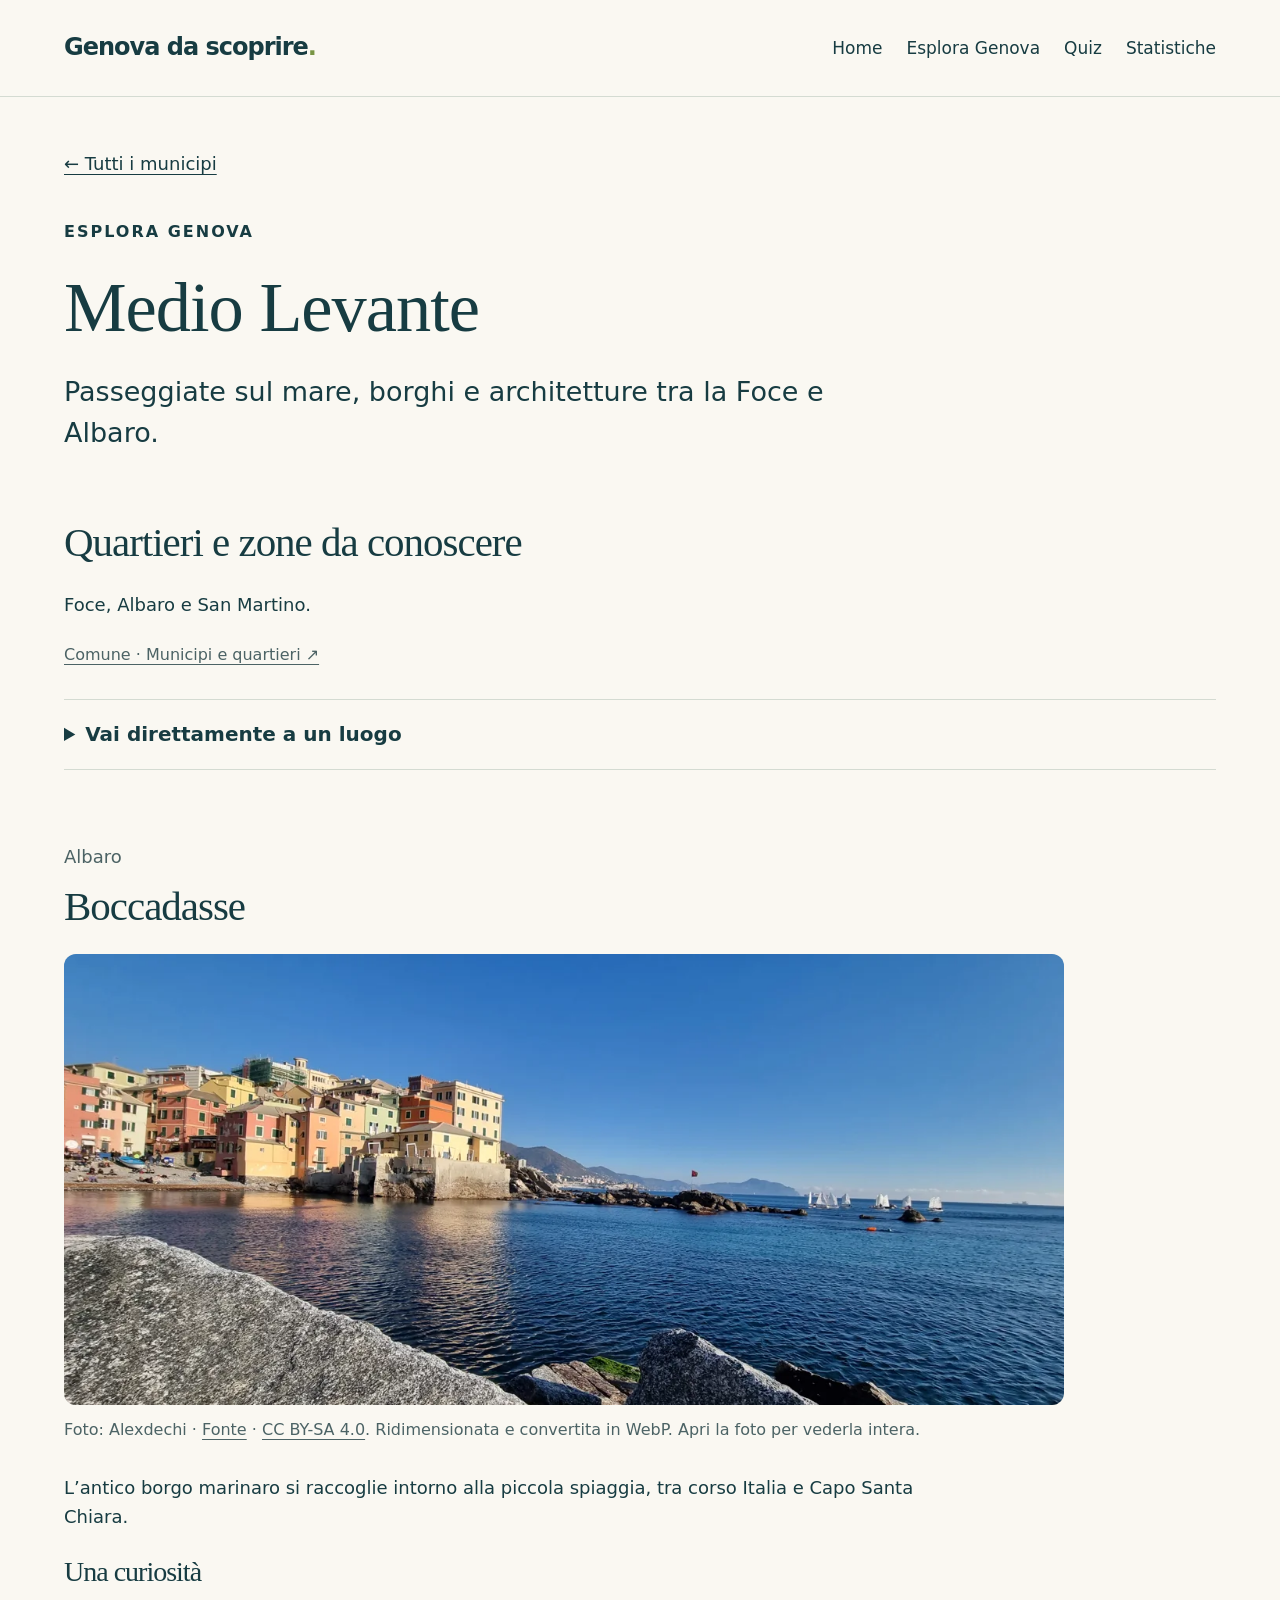
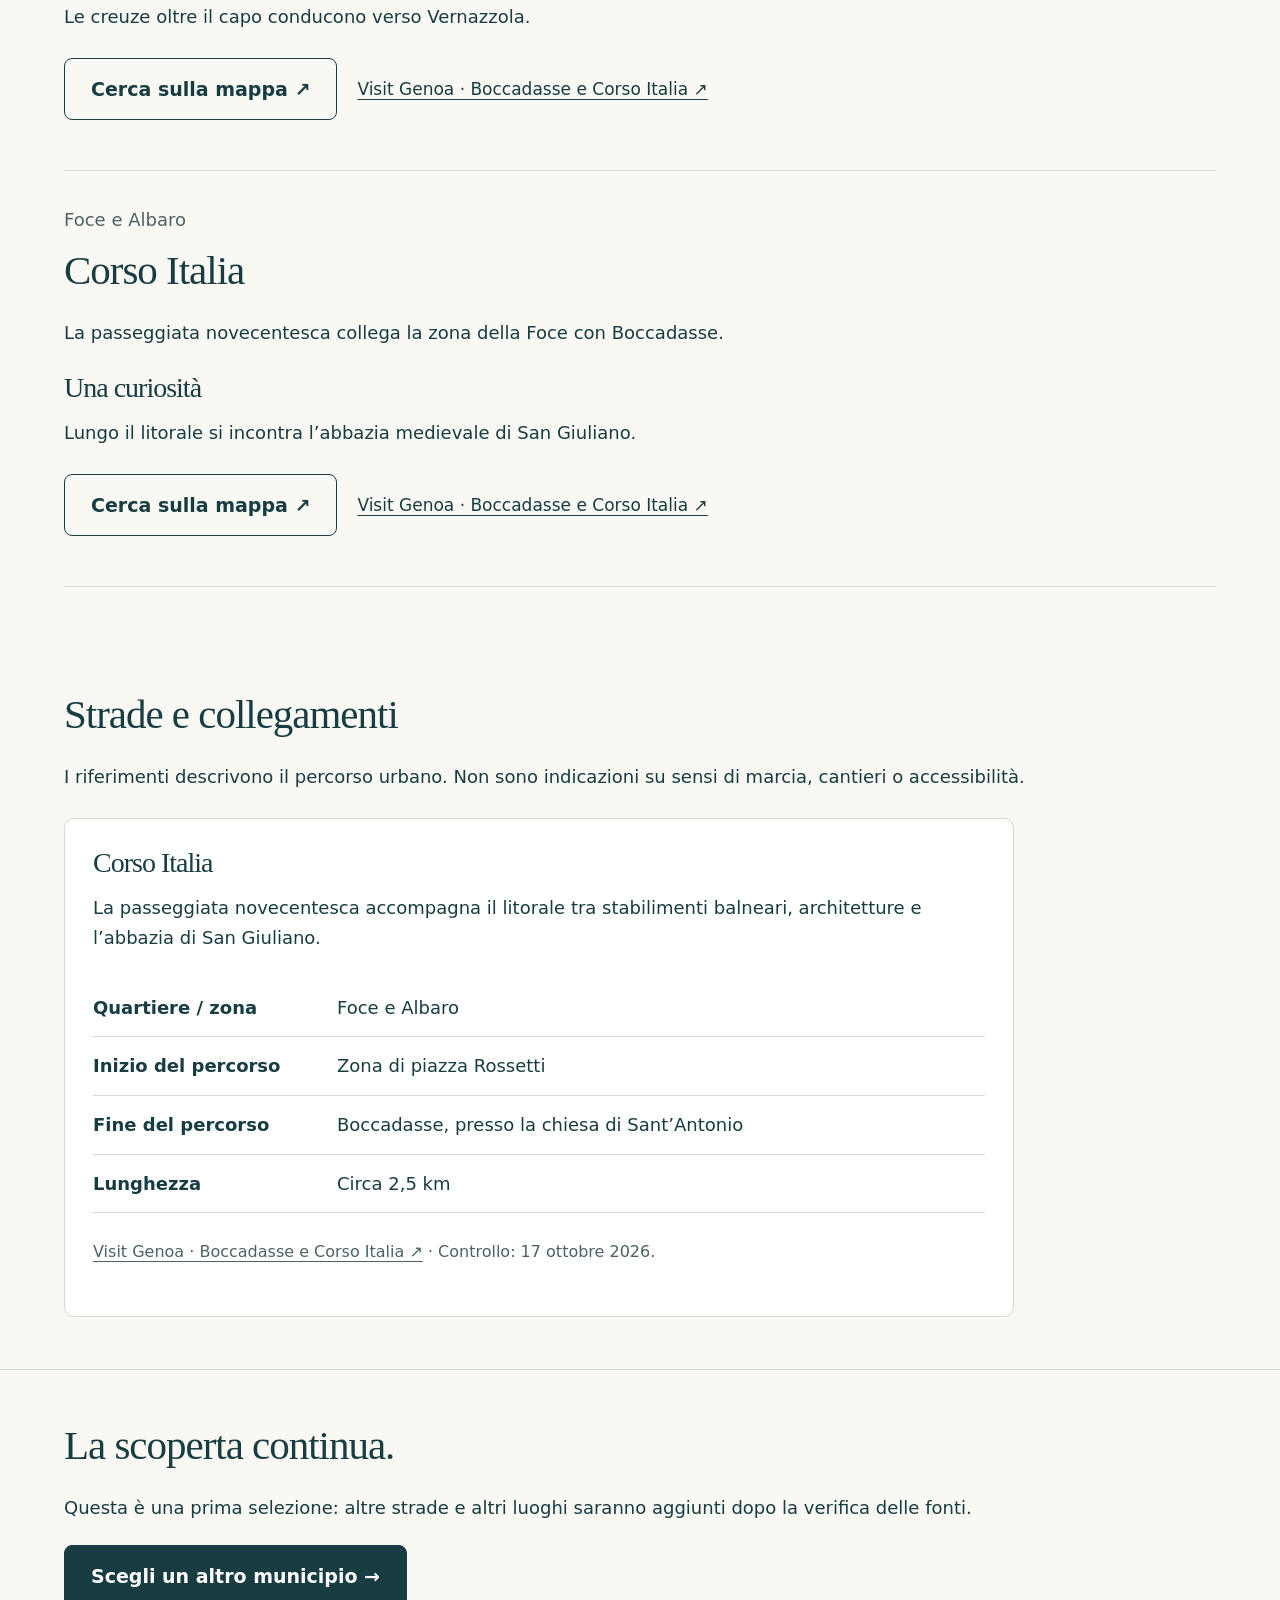
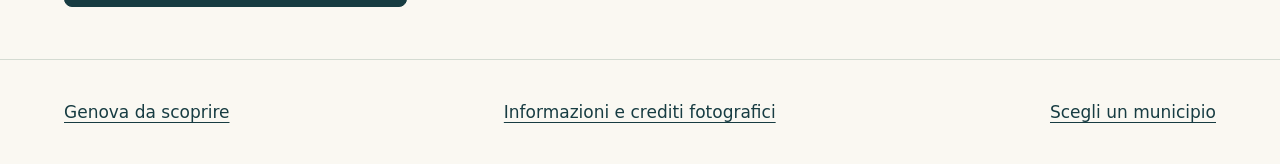
<file: medio-levante.html>
<!doctype html><html lang="it"><head><meta charset="utf-8"><meta name="viewport" content="width=device-width, initial-scale=1"><meta name="referrer" content="no-referrer"><meta name="theme-color" content="#173c42"><title>Medio Levante, Genova: luoghi, quartieri e curiosità</title><meta name="description" content="Medio Levante da scoprire: Boccadasse, Corso Italia. Foto, storia, curiosità e fonti per conoscere Genova."><meta name="robots" content="index,follow"><link rel="canonical" href="https://jdfb22bkrt-beep.github.io/Strade-genova-/medio-levante.html"><meta property="og:title" content="Medio Levante, Genova: luoghi, quartieri e curiosità"><meta property="og:description" content="Medio Levante da scoprire: Boccadasse, Corso Italia. Foto, storia, curiosità e fonti per conoscere Genova."><meta property="og:type" content="website"><meta property="og:url" content="https://jdfb22bkrt-beep.github.io/Strade-genova-/medio-levante.html"><meta property="og:image" content="https://jdfb22bkrt-beep.github.io/Strade-genova-/assets/panorama.webp"><meta property="og:locale" content="it_IT"><link rel="stylesheet" href="style.css"><script src="navigation.js" defer></script></head><body><a class="skip" href="#contenuto">Vai al contenuto</a><header><a class="brand" href="index.html">Genova da scoprire<span aria-hidden="true">.</span></a><nav aria-label="Menu principale"><a href="index.html" >Home</a><a href="esplora.html" >Esplora Genova</a><a href="quiz.html" >Quiz</a><a href="statistiche.html" >Statistiche</a></nav></header><main id="contenuto"><section class="page-head"><a class="back" href="esplora.html">← Tutti i municipi</a><p class="overline">ESPLORA GENOVA</p><h1>Medio Levante</h1><p class="lead">Passeggiate sul mare, borghi e architetture tra la Foce e Albaro.</p></section><section class="section district"><h2>Quartieri e zone da conoscere</h2><p>Foce, Albaro e San Martino.</p><p class="source"><a href="https://trovailtuoseggio.comune.genova.it/municipi_pt.asp" target="_blank" rel="noopener noreferrer">Comune · Municipi e quartieri ↗</a></p><details><summary>Vai direttamente a un luogo</summary><nav class="place-index" aria-label="Luoghi di Medio Levante"><a href="#luogo-12">Boccadasse</a><a href="#luogo-23">Corso Italia</a></nav></details></section><section class="section places" aria-label="Luoghi di Medio Levante"><article class="place" id="luogo-12"><div class="place-heading"><p class="location">Albaro</p><h2>Boccadasse</h2></div><figure class="place-photo"><a href="assets/boccadasse.webp" target="_blank" aria-label="Apri la fotografia: Boccadasse"><img src="assets/boccadasse.webp" width="1280" height="577" alt="Boccadasse" loading="lazy"></a><figcaption>Foto: Alexdechi · <a href="https://commons.wikimedia.org/wiki/File:Boccadasse.jpg" target="_blank" rel="noopener noreferrer">Fonte</a> · <a href="https://creativecommons.org/licenses/by-sa/4.0/" target="_blank" rel="noopener noreferrer">CC BY-SA 4.0</a>. Ridimensionata e convertita in WebP. Apri la foto per vederla intera.</figcaption></figure><div class="place-copy"><p>L’antico borgo marinaro si raccoglie intorno alla piccola spiaggia, tra corso Italia e Capo Santa Chiara.</p><h3>Una curiosità</h3><p>Le creuze oltre il capo conducono verso Vernazzola.</p><div class="place-links"><a class="button secondary" href="https://www.openstreetmap.org/search?query=Boccadasse%20Genova" target="_blank" rel="noopener noreferrer">Cerca sulla mappa ↗</a><a href="https://www.visitgenoa.it/it/boccadasse-e-corso-italia1" target="_blank" rel="noopener noreferrer">Visit Genoa · Boccadasse e Corso Italia ↗</a></div></div></article><article class="place" id="luogo-23"><div class="place-heading"><p class="location">Foce e Albaro</p><h2>Corso Italia</h2></div><div class="place-copy"><p>La passeggiata novecentesca collega la zona della Foce con Boccadasse.</p><h3>Una curiosità</h3><p>Lungo il litorale si incontra l’abbazia medievale di San Giuliano.</p><div class="place-links"><a class="button secondary" href="https://www.openstreetmap.org/search?query=Corso%20Italia%20Genova" target="_blank" rel="noopener noreferrer">Cerca sulla mappa ↗</a><a href="https://www.visitgenoa.it/it/boccadasse-e-corso-italia1" target="_blank" rel="noopener noreferrer">Visit Genoa · Boccadasse e Corso Italia ↗</a></div></div></article></section><section class="section"><h2>Strade e collegamenti</h2><p>I riferimenti descrivono il percorso urbano. Non sono indicazioni su sensi di marcia, cantieri o accessibilità.</p><article class="street"><h3>Corso Italia</h3><p>La passeggiata novecentesca accompagna il litorale tra stabilimenti balneari, architetture e l’abbazia di San Giuliano.</p><dl><div><dt>Quartiere / zona</dt><dd>Foce e Albaro</dd></div><div><dt>Inizio del percorso</dt><dd>Zona di piazza Rossetti</dd></div><div><dt>Fine del percorso</dt><dd>Boccadasse, presso la chiesa di Sant’Antonio</dd></div><div><dt>Lunghezza</dt><dd>Circa 2,5 km</dd></div></dl><p class="source"><a href="https://www.visitgenoa.it/it/boccadasse-e-corso-italia1" target="_blank" rel="noopener noreferrer">Visit Genoa · Boccadasse e Corso Italia ↗</a> · Controllo: 17 ottobre 2026.</p></article></section><section class="section next"><h2>La scoperta continua.</h2><p>Questa è una prima selezione: altre strade e altri luoghi saranno aggiunti dopo la verifica delle fonti.</p><a class="button" href="esplora.html">Scegli un altro municipio →</a></section></main><footer><a href="index.html">Genova da scoprire</a><a href="informazioni.html">Informazioni e crediti fotografici</a><a href="esplora.html">Scegli un municipio</a></footer></body></html>
</file>
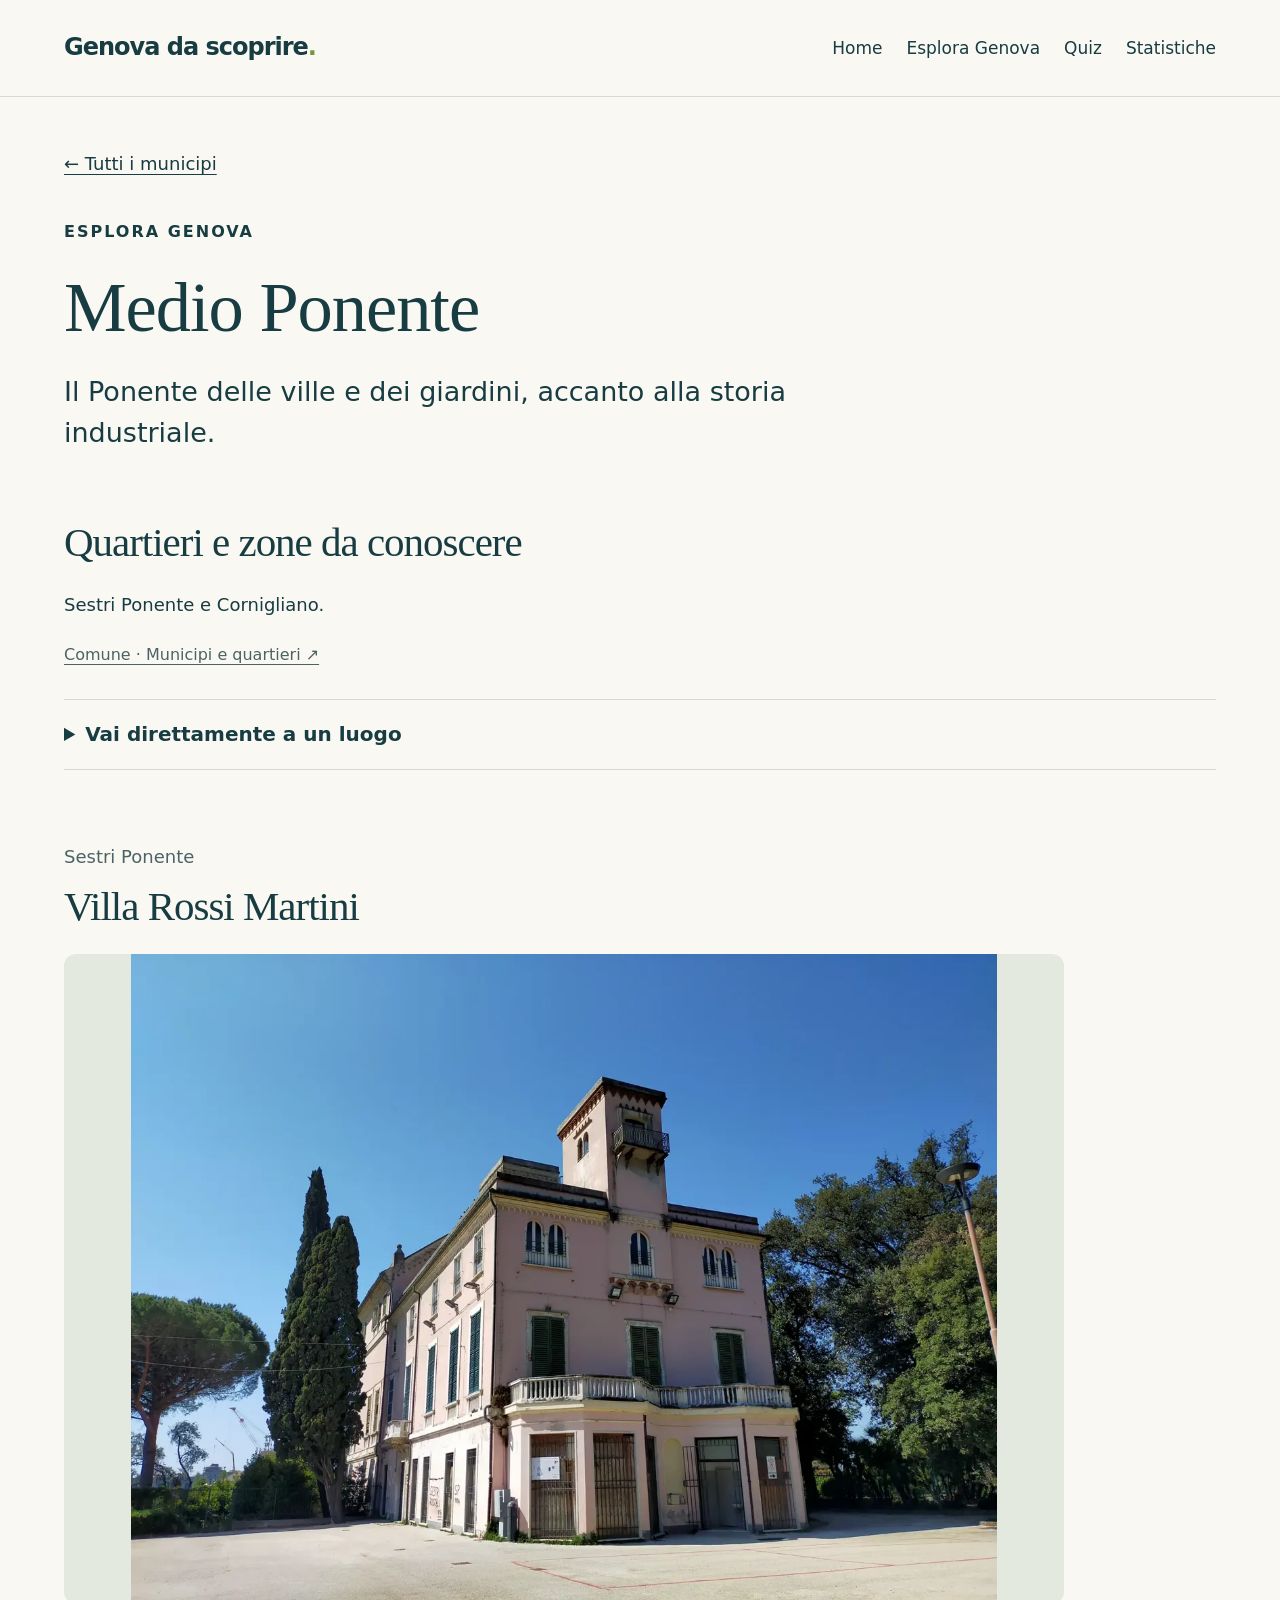
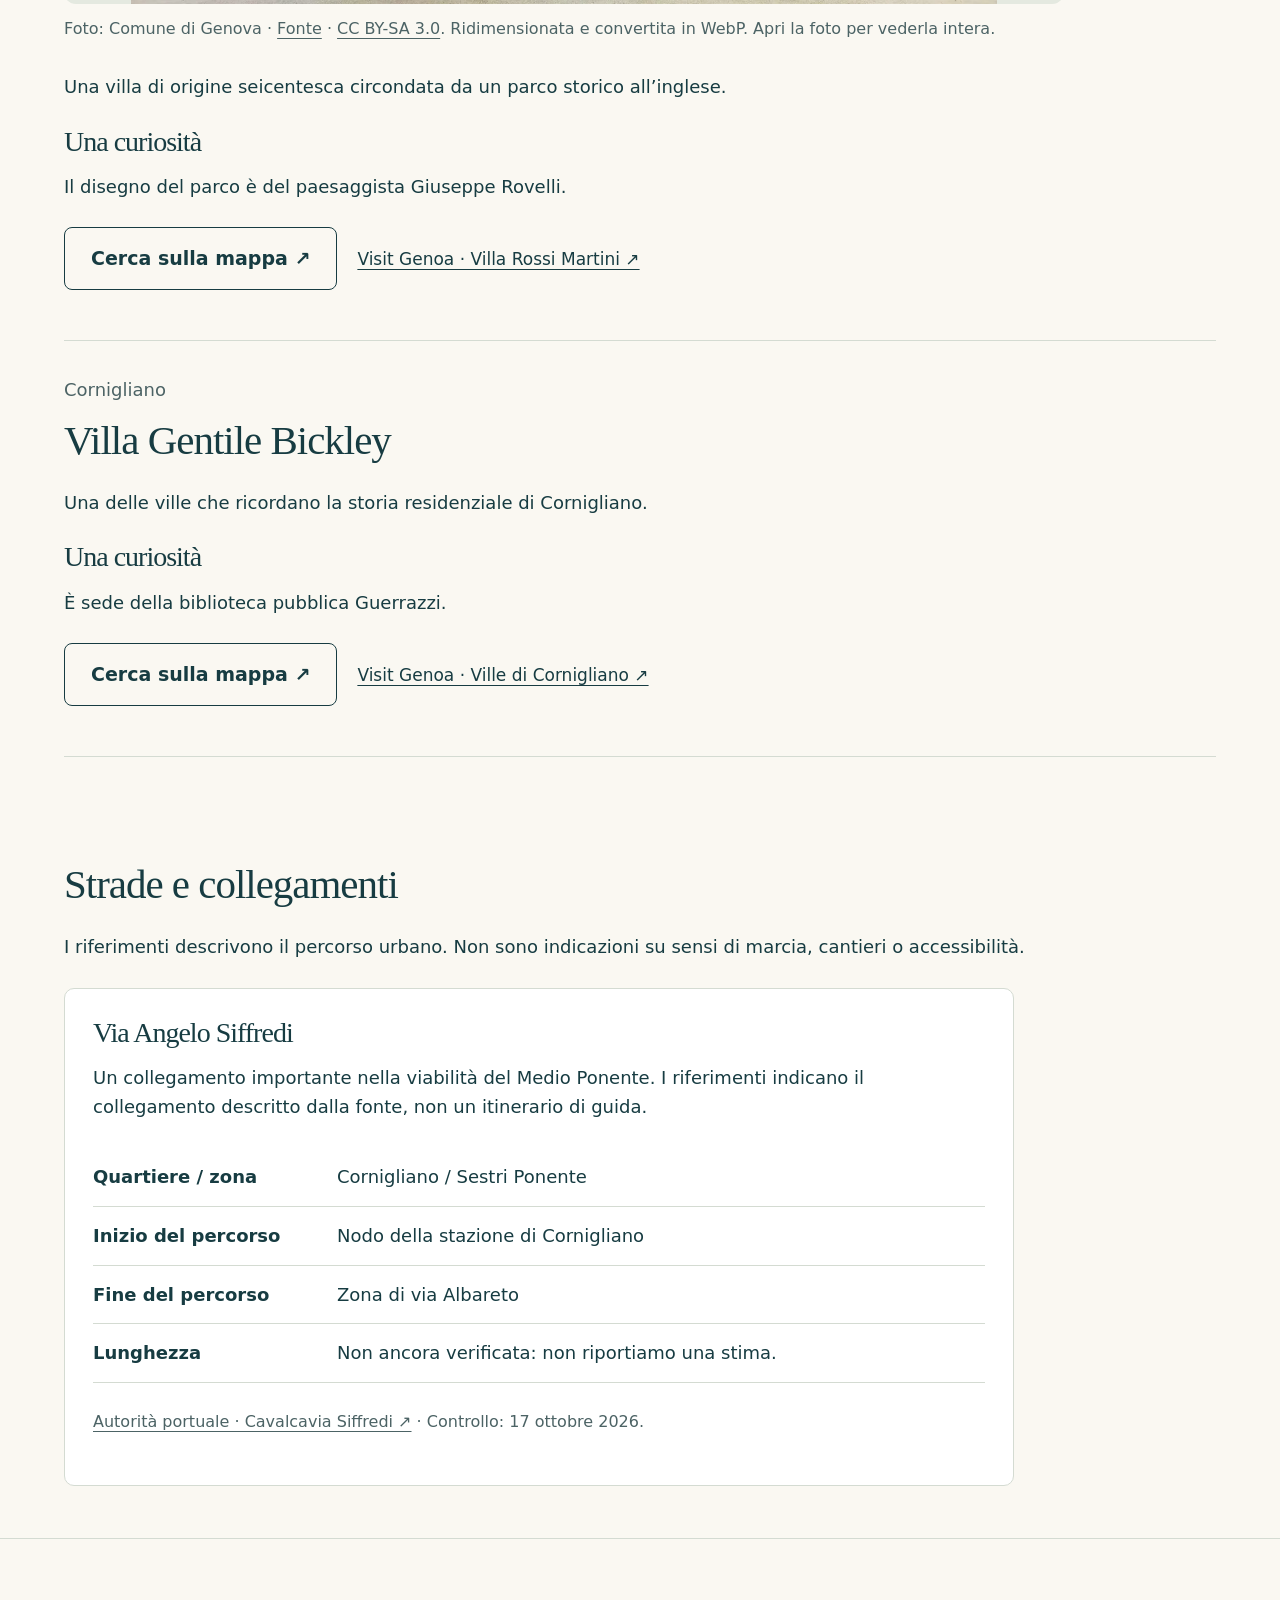
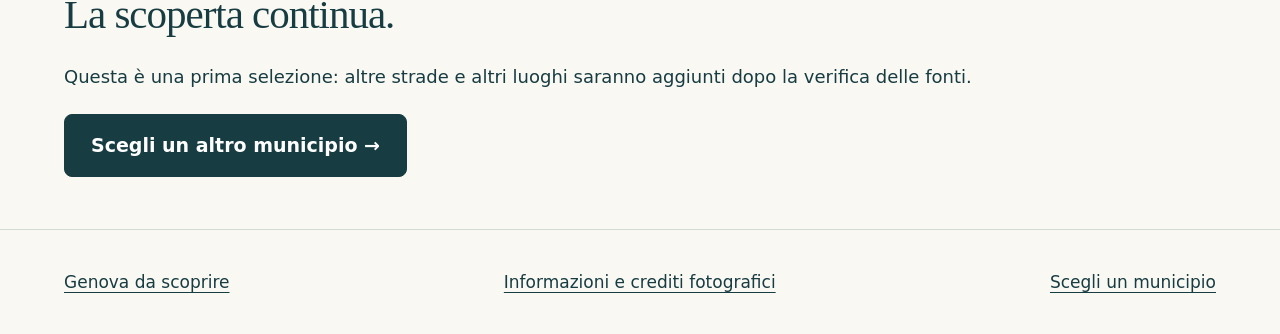
<file: medio-ponente.html>
<!doctype html><html lang="it"><head><meta charset="utf-8"><meta name="viewport" content="width=device-width, initial-scale=1"><meta name="referrer" content="no-referrer"><meta name="theme-color" content="#173c42"><title>Medio Ponente, Genova: luoghi, quartieri e curiosità</title><meta name="description" content="Medio Ponente da scoprire: Villa Rossi Martini, Villa Gentile Bickley. Foto, storia, curiosità e fonti per conoscere Genova."><meta name="robots" content="index,follow"><link rel="canonical" href="https://jdfb22bkrt-beep.github.io/Strade-genova-/medio-ponente.html"><meta property="og:title" content="Medio Ponente, Genova: luoghi, quartieri e curiosità"><meta property="og:description" content="Medio Ponente da scoprire: Villa Rossi Martini, Villa Gentile Bickley. Foto, storia, curiosità e fonti per conoscere Genova."><meta property="og:type" content="website"><meta property="og:url" content="https://jdfb22bkrt-beep.github.io/Strade-genova-/medio-ponente.html"><meta property="og:image" content="https://jdfb22bkrt-beep.github.io/Strade-genova-/assets/panorama.webp"><meta property="og:locale" content="it_IT"><link rel="stylesheet" href="style.css"><script src="navigation.js" defer></script></head><body><a class="skip" href="#contenuto">Vai al contenuto</a><header><a class="brand" href="index.html">Genova da scoprire<span aria-hidden="true">.</span></a><nav aria-label="Menu principale"><a href="index.html" >Home</a><a href="esplora.html" >Esplora Genova</a><a href="quiz.html" >Quiz</a><a href="statistiche.html" >Statistiche</a></nav></header><main id="contenuto"><section class="page-head"><a class="back" href="esplora.html">← Tutti i municipi</a><p class="overline">ESPLORA GENOVA</p><h1>Medio Ponente</h1><p class="lead">Il Ponente delle ville e dei giardini, accanto alla storia industriale.</p></section><section class="section district"><h2>Quartieri e zone da conoscere</h2><p>Sestri Ponente e Cornigliano.</p><p class="source"><a href="https://trovailtuoseggio.comune.genova.it/municipi_pt.asp" target="_blank" rel="noopener noreferrer">Comune · Municipi e quartieri ↗</a></p><details><summary>Vai direttamente a un luogo</summary><nav class="place-index" aria-label="Luoghi di Medio Ponente"><a href="#luogo-19">Villa Rossi Martini</a><a href="#luogo-20">Villa Gentile Bickley</a></nav></details></section><section class="section places" aria-label="Luoghi di Medio Ponente"><article class="place" id="luogo-19"><div class="place-heading"><p class="location">Sestri Ponente</p><h2>Villa Rossi Martini</h2></div><figure class="place-photo"><a href="assets/medio-ponente.webp" target="_blank" aria-label="Apri la fotografia: Villa Rossi Martini"><img src="assets/medio-ponente.webp" width="1280" height="960" alt="Villa Rossi Martini" loading="lazy"></a><figcaption>Foto: Comune di Genova · <a href="https://commons.wikimedia.org/wiki/File:Villa_Rossi,_Sestri_Ponente,_Genova_-_esterni_1.jpg" target="_blank" rel="noopener noreferrer">Fonte</a> · <a href="https://creativecommons.org/licenses/by-sa/3.0" target="_blank" rel="noopener noreferrer">CC BY-SA 3.0</a>. Ridimensionata e convertita in WebP. Apri la foto per vederla intera.</figcaption></figure><div class="place-copy"><p>Una villa di origine seicentesca circondata da un parco storico all’inglese.</p><h3>Una curiosità</h3><p>Il disegno del parco è del paesaggista Giuseppe Rovelli.</p><div class="place-links"><a class="button secondary" href="https://www.openstreetmap.org/search?query=Villa%20Rossi%20Martini%20Genova" target="_blank" rel="noopener noreferrer">Cerca sulla mappa ↗</a><a href="https://www.visitgenoa.it/it/villa-rossi-martini" target="_blank" rel="noopener noreferrer">Visit Genoa · Villa Rossi Martini ↗</a></div></div></article><article class="place" id="luogo-20"><div class="place-heading"><p class="location">Cornigliano</p><h2>Villa Gentile Bickley</h2></div><div class="place-copy"><p>Una delle ville che ricordano la storia residenziale di Cornigliano.</p><h3>Una curiosità</h3><p>È sede della biblioteca pubblica Guerrazzi.</p><div class="place-links"><a class="button secondary" href="https://www.openstreetmap.org/search?query=Villa%20Gentile%20Bickley%20Genova" target="_blank" rel="noopener noreferrer">Cerca sulla mappa ↗</a><a href="https://www.visitgenoa.it/en/node/25679" target="_blank" rel="noopener noreferrer">Visit Genoa · Ville di Cornigliano ↗</a></div></div></article></section><section class="section"><h2>Strade e collegamenti</h2><p>I riferimenti descrivono il percorso urbano. Non sono indicazioni su sensi di marcia, cantieri o accessibilità.</p><article class="street"><h3>Via Angelo Siffredi</h3><p>Un collegamento importante nella viabilità del Medio Ponente. I riferimenti indicano il collegamento descritto dalla fonte, non un itinerario di guida.</p><dl><div><dt>Quartiere / zona</dt><dd>Cornigliano / Sestri Ponente</dd></div><div><dt>Inizio del percorso</dt><dd>Nodo della stazione di Cornigliano</dd></div><div><dt>Fine del percorso</dt><dd>Zona di via Albareto</dd></div><div><dt>Lunghezza</dt><dd>Non ancora verificata: non riportiamo una stima.</dd></div></dl><p class="source"><a href="https://www.portsofgenoa.com/it/magazine/news/nuovo-cavalcavia-siffredi-iniziano-operazioni-varo.html" target="_blank" rel="noopener noreferrer">Autorità portuale · Cavalcavia Siffredi ↗</a> · Controllo: 17 ottobre 2026.</p></article></section><section class="section next"><h2>La scoperta continua.</h2><p>Questa è una prima selezione: altre strade e altri luoghi saranno aggiunti dopo la verifica delle fonti.</p><a class="button" href="esplora.html">Scegli un altro municipio →</a></section></main><footer><a href="index.html">Genova da scoprire</a><a href="informazioni.html">Informazioni e crediti fotografici</a><a href="esplora.html">Scegli un municipio</a></footer></body></html>
</file>
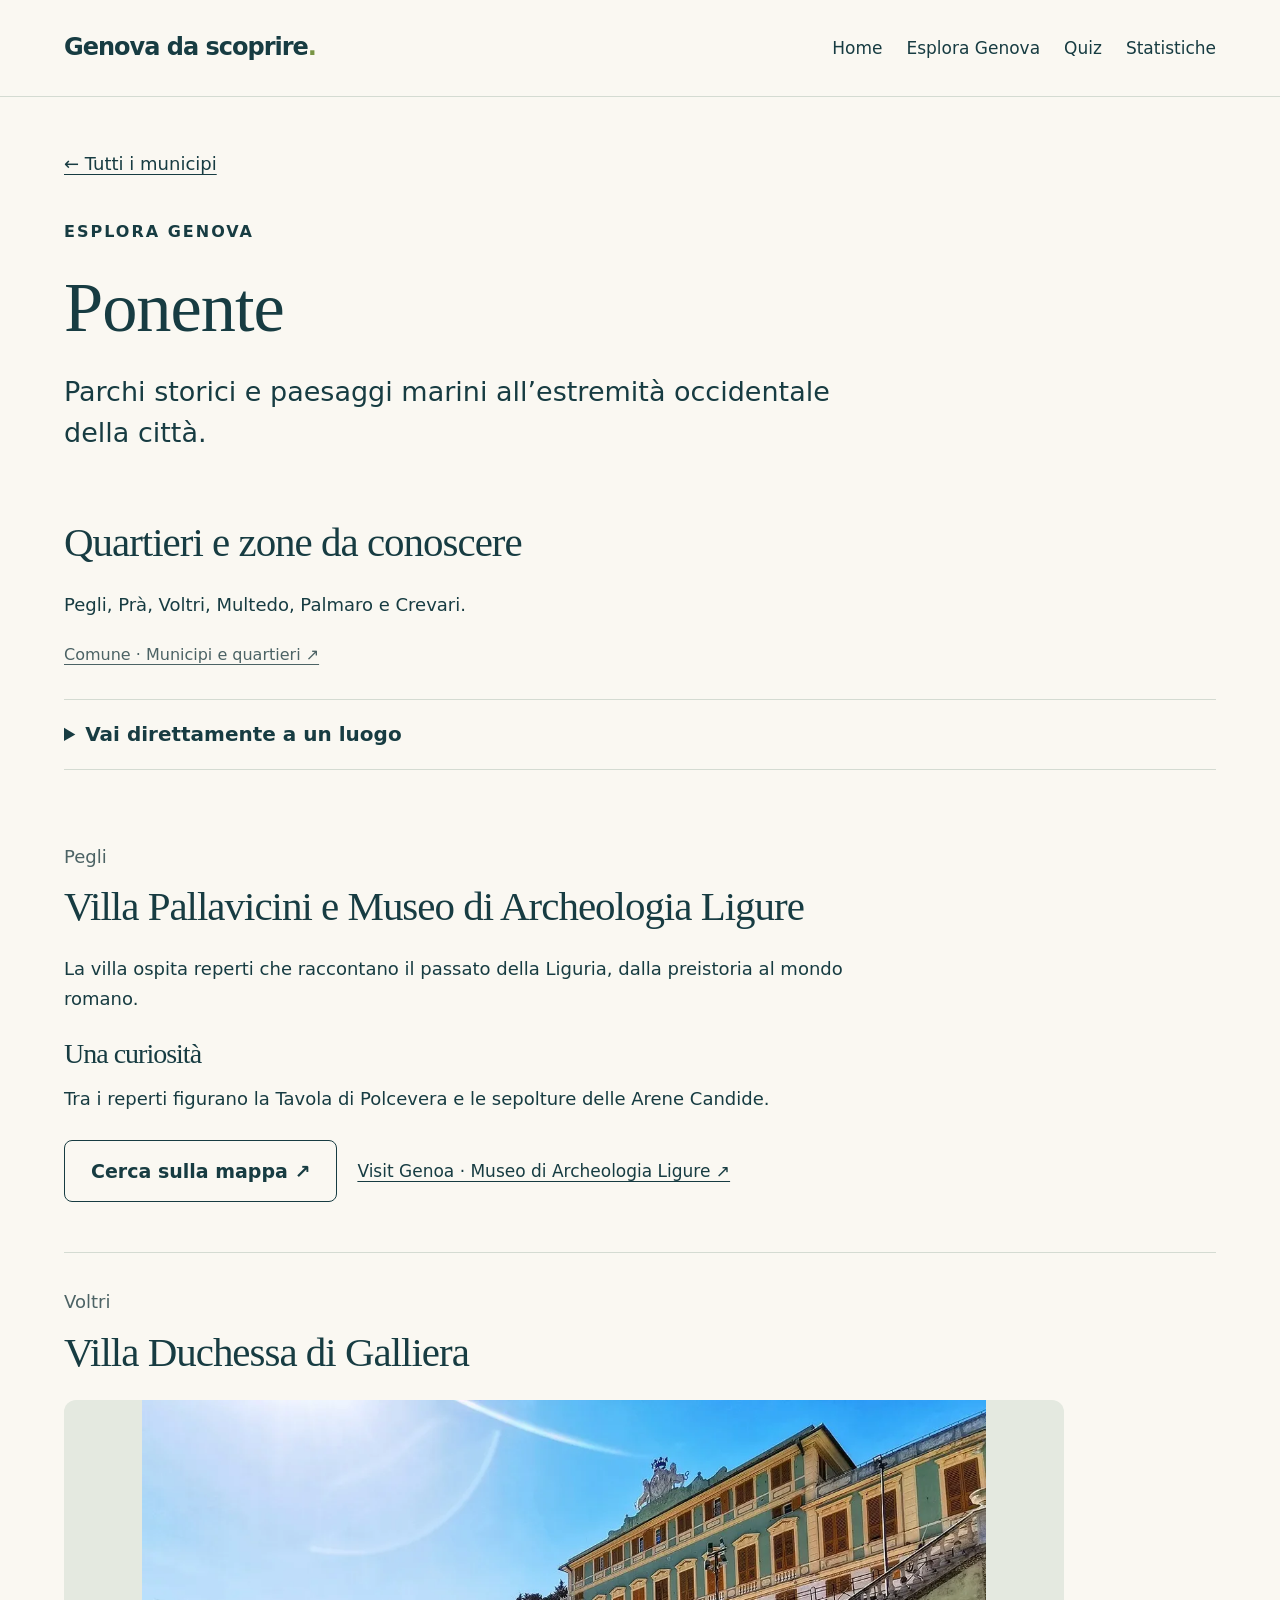
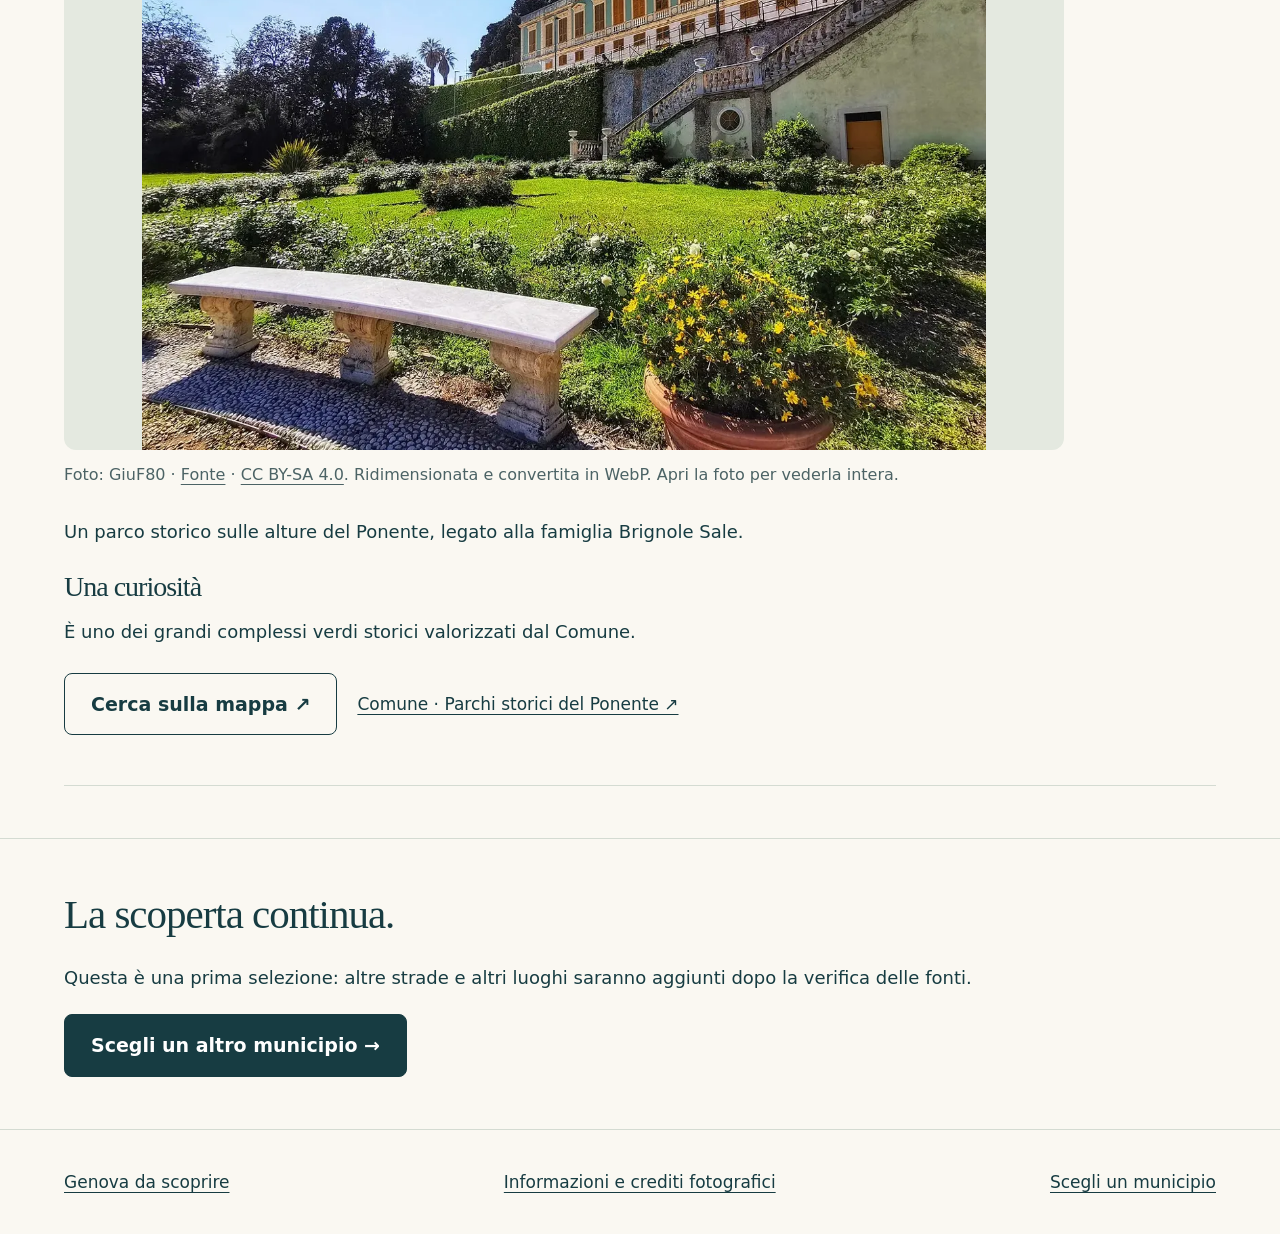
<file: ponente.html>
<!doctype html><html lang="it"><head><meta charset="utf-8"><meta name="viewport" content="width=device-width, initial-scale=1"><meta name="referrer" content="no-referrer"><meta name="theme-color" content="#173c42"><title>Ponente, Genova: luoghi, quartieri e curiosità</title><meta name="description" content="Ponente da scoprire: Villa Pallavicini e Museo di Archeologia Ligure, Villa Duchessa di Galliera. Foto, storia, curiosità e fonti per conoscere Genova."><meta name="robots" content="index,follow"><link rel="canonical" href="https://jdfb22bkrt-beep.github.io/Strade-genova-/ponente.html"><meta property="og:title" content="Ponente, Genova: luoghi, quartieri e curiosità"><meta property="og:description" content="Ponente da scoprire: Villa Pallavicini e Museo di Archeologia Ligure, Villa Duchessa di Galliera. Foto, storia, curiosità e fonti per conoscere Genova."><meta property="og:type" content="website"><meta property="og:url" content="https://jdfb22bkrt-beep.github.io/Strade-genova-/ponente.html"><meta property="og:image" content="https://jdfb22bkrt-beep.github.io/Strade-genova-/assets/panorama.webp"><meta property="og:locale" content="it_IT"><link rel="stylesheet" href="style.css"><script src="navigation.js" defer></script></head><body><a class="skip" href="#contenuto">Vai al contenuto</a><header><a class="brand" href="index.html">Genova da scoprire<span aria-hidden="true">.</span></a><nav aria-label="Menu principale"><a href="index.html" >Home</a><a href="esplora.html" >Esplora Genova</a><a href="quiz.html" >Quiz</a><a href="statistiche.html" >Statistiche</a></nav></header><main id="contenuto"><section class="page-head"><a class="back" href="esplora.html">← Tutti i municipi</a><p class="overline">ESPLORA GENOVA</p><h1>Ponente</h1><p class="lead">Parchi storici e paesaggi marini all’estremità occidentale della città.</p></section><section class="section district"><h2>Quartieri e zone da conoscere</h2><p>Pegli, Prà, Voltri, Multedo, Palmaro e Crevari.</p><p class="source"><a href="https://trovailtuoseggio.comune.genova.it/municipi_pt.asp" target="_blank" rel="noopener noreferrer">Comune · Municipi e quartieri ↗</a></p><details><summary>Vai direttamente a un luogo</summary><nav class="place-index" aria-label="Luoghi di Ponente"><a href="#luogo-21">Villa Pallavicini e Museo di Archeologia Ligure</a><a href="#luogo-22">Villa Duchessa di Galliera</a></nav></details></section><section class="section places" aria-label="Luoghi di Ponente"><article class="place" id="luogo-21"><div class="place-heading"><p class="location">Pegli</p><h2>Villa Pallavicini e Museo di Archeologia Ligure</h2></div><div class="place-copy"><p>La villa ospita reperti che raccontano il passato della Liguria, dalla preistoria al mondo romano.</p><h3>Una curiosità</h3><p>Tra i reperti figurano la Tavola di Polcevera e le sepolture delle Arene Candide.</p><div class="place-links"><a class="button secondary" href="https://www.openstreetmap.org/search?query=Villa%20Pallavicini%20e%20Museo%20di%20Archeologia%20Ligure%20Genova" target="_blank" rel="noopener noreferrer">Cerca sulla mappa ↗</a><a href="https://www.visitgenoa.it/it/museo-di-archeologia-ligure" target="_blank" rel="noopener noreferrer">Visit Genoa · Museo di Archeologia Ligure ↗</a></div></div></article><article class="place" id="luogo-22"><div class="place-heading"><p class="location">Voltri</p><h2>Villa Duchessa di Galliera</h2></div><figure class="place-photo"><a href="assets/ponente.webp" target="_blank" aria-label="Apri la fotografia: Villa Duchessa di Galliera"><img src="assets/ponente.webp" width="1246" height="960" alt="Villa Duchessa di Galliera" loading="lazy"></a><figcaption>Foto: GiuF80 · <a href="https://commons.wikimedia.org/wiki/File:Genova_-_Villa_Brignole_Sale_Duchessa_di_Galliera_-_2023-09-17_14-15-42_001.jpg" target="_blank" rel="noopener noreferrer">Fonte</a> · <a href="https://creativecommons.org/licenses/by-sa/4.0" target="_blank" rel="noopener noreferrer">CC BY-SA 4.0</a>. Ridimensionata e convertita in WebP. Apri la foto per vederla intera.</figcaption></figure><div class="place-copy"><p>Un parco storico sulle alture del Ponente, legato alla famiglia Brignole Sale.</p><h3>Una curiosità</h3><p>È uno dei grandi complessi verdi storici valorizzati dal Comune.</p><div class="place-links"><a class="button secondary" href="https://www.openstreetmap.org/search?query=Villa%20Duchessa%20di%20Galliera%20Genova" target="_blank" rel="noopener noreferrer">Cerca sulla mappa ↗</a><a href="https://smart.comune.genova.it/comunicati-stampa-articoli/verde-urbano-alberta-campitelli-visita-ai-parchi-storici-del-ponente" target="_blank" rel="noopener noreferrer">Comune · Parchi storici del Ponente ↗</a></div></div></article></section><section class="section next"><h2>La scoperta continua.</h2><p>Questa è una prima selezione: altre strade e altri luoghi saranno aggiunti dopo la verifica delle fonti.</p><a class="button" href="esplora.html">Scegli un altro municipio →</a></section></main><footer><a href="index.html">Genova da scoprire</a><a href="informazioni.html">Informazioni e crediti fotografici</a><a href="esplora.html">Scegli un municipio</a></footer></body></html>
</file>
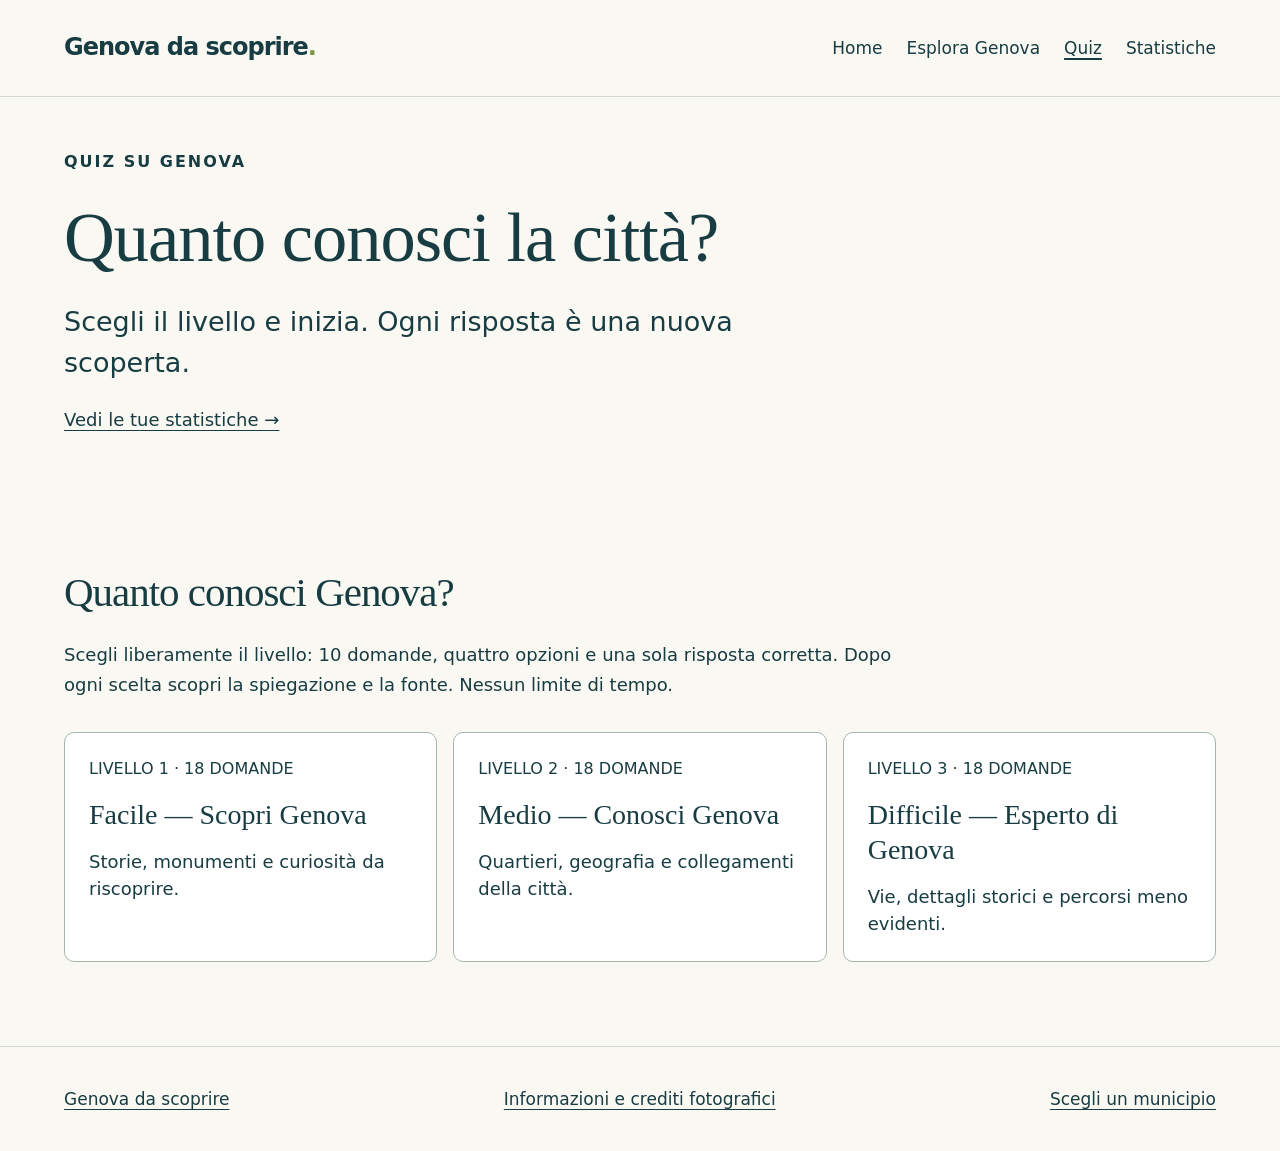
<file: quiz.html>
<!doctype html><html lang="it"><head><meta charset="utf-8"><meta name="viewport" content="width=device-width, initial-scale=1"><meta name="referrer" content="no-referrer"><meta name="theme-color" content="#173c42"><title>Quiz su Genova: facile, medio e difficile | Genova da scoprire</title><meta name="description" content="Gioca al quiz di Genova: tre livelli, dieci domande, quattro risposte, spiegazioni e statistiche salvate nel browser."><meta name="robots" content="index,follow"><link rel="canonical" href="https://jdfb22bkrt-beep.github.io/Strade-genova-/quiz.html"><meta property="og:title" content="Quiz su Genova: facile, medio e difficile | Genova da scoprire"><meta property="og:description" content="Gioca al quiz di Genova: tre livelli, dieci domande, quattro risposte, spiegazioni e statistiche salvate nel browser."><meta property="og:type" content="website"><meta property="og:url" content="https://jdfb22bkrt-beep.github.io/Strade-genova-/quiz.html"><meta property="og:image" content="https://jdfb22bkrt-beep.github.io/Strade-genova-/assets/panorama.webp"><meta property="og:locale" content="it_IT"><link rel="stylesheet" href="style.css"><script src="navigation.js" defer></script><script src="data.js" defer></script><script src="quiz.js" defer></script></head><body><a class="skip" href="#contenuto">Vai al contenuto</a><header><a class="brand" href="index.html">Genova da scoprire<span aria-hidden="true">.</span></a><nav aria-label="Menu principale"><a href="index.html" >Home</a><a href="esplora.html" >Esplora Genova</a><a href="quiz.html" aria-current="page">Quiz</a><a href="statistiche.html" >Statistiche</a></nav></header><main id="contenuto"><section class="page-head"><p class="overline">QUIZ SU GENOVA</p><h1>Quanto conosci la città?</h1><p class="lead">Scegli il livello e inizia. Ogni risposta è una nuova scoperta.</p><p><a class="back" href="statistiche.html">Vedi le tue statistiche →</a></p></section><section class="section quiz" id="quiz" aria-labelledby="quiz-title"><p class="eyebrow">IMPARA UNA COSA NUOVA, A OGNI RISPOSTA</p><h2 id="quiz-title">Quanto conosci Genova?</h2><p>Scegli liberamente il livello: 10 domande, quattro opzioni e una sola risposta corretta. Dopo ogni scelta scopri la spiegazione e la fonte. Nessun limite di tempo.</p><div class="level-grid" id="level-choices"></div><p id="quiz-storage" role="status"></p><div id="quiz-play" hidden><div class="quiz-top"><p id="quiz-progress" aria-live="polite"></p><p id="quiz-stats"></p></div><progress id="round-progress" max="10" value="0" aria-label="Risposte nel giro"></progress><form id="quiz-form"><div id="quiz-questions"></div><div class="quiz-actions"><button class="button" id="quiz-next" type="button" hidden>Prossima domanda →</button></div></form><div id="quiz-result" hidden><h3 id="quiz-final-score" tabindex="-1"></h3><p id="quiz-final-total"></p><button class="button" id="quiz-retry" type="button">Inizia un nuovo giro →</button></div></div><noscript>Attiva JavaScript per vedere le schede e usare il quiz.</noscript></section>
<div hidden><section class="section statistics" id="statistiche"><p class="eyebrow">IL TUO PERCORSO NELLA CITTÀ</p><h2>Ogni scoperta conta.</h2><p>I totali si conservano a ogni nuovo giro. I dati restano in questo browser e non vengono inviati a un server.</p><div id="stats-total" class="stats-grid" aria-live="polite"></div><div class="table-scroll"><table><caption>Risultati per livello</caption><thead><tr><th scope="col">Livello</th><th scope="col">Risposte</th><th scope="col">Corrette</th><th scope="col">Successo</th></tr></thead><tbody id="stats-levels"></tbody></table></div><p id="legacy-note" class="muted"></p><div class="backup-controls"><button class="quiz-reset" id="export-stats">Esporta una copia dei progressi</button><label class="quiz-reset import-label">Importa una copia<input type="file" id="import-stats" accept="application/json,.json"></label></div><p id="data-status" role="status"></p><p class="muted">Usa sempre lo stesso browser e lo stesso indirizzo per ritrovare i dati. La navigazione privata e la cancellazione dei dati del browser possono rimuoverli. Esporta una copia prima di cambiare indirizzo o pubblicare il sito.</p></section>
</div></main><footer><a href="index.html">Genova da scoprire</a><a href="informazioni.html">Informazioni e crediti fotografici</a><a href="esplora.html">Scegli un municipio</a></footer></body></html>
</file>
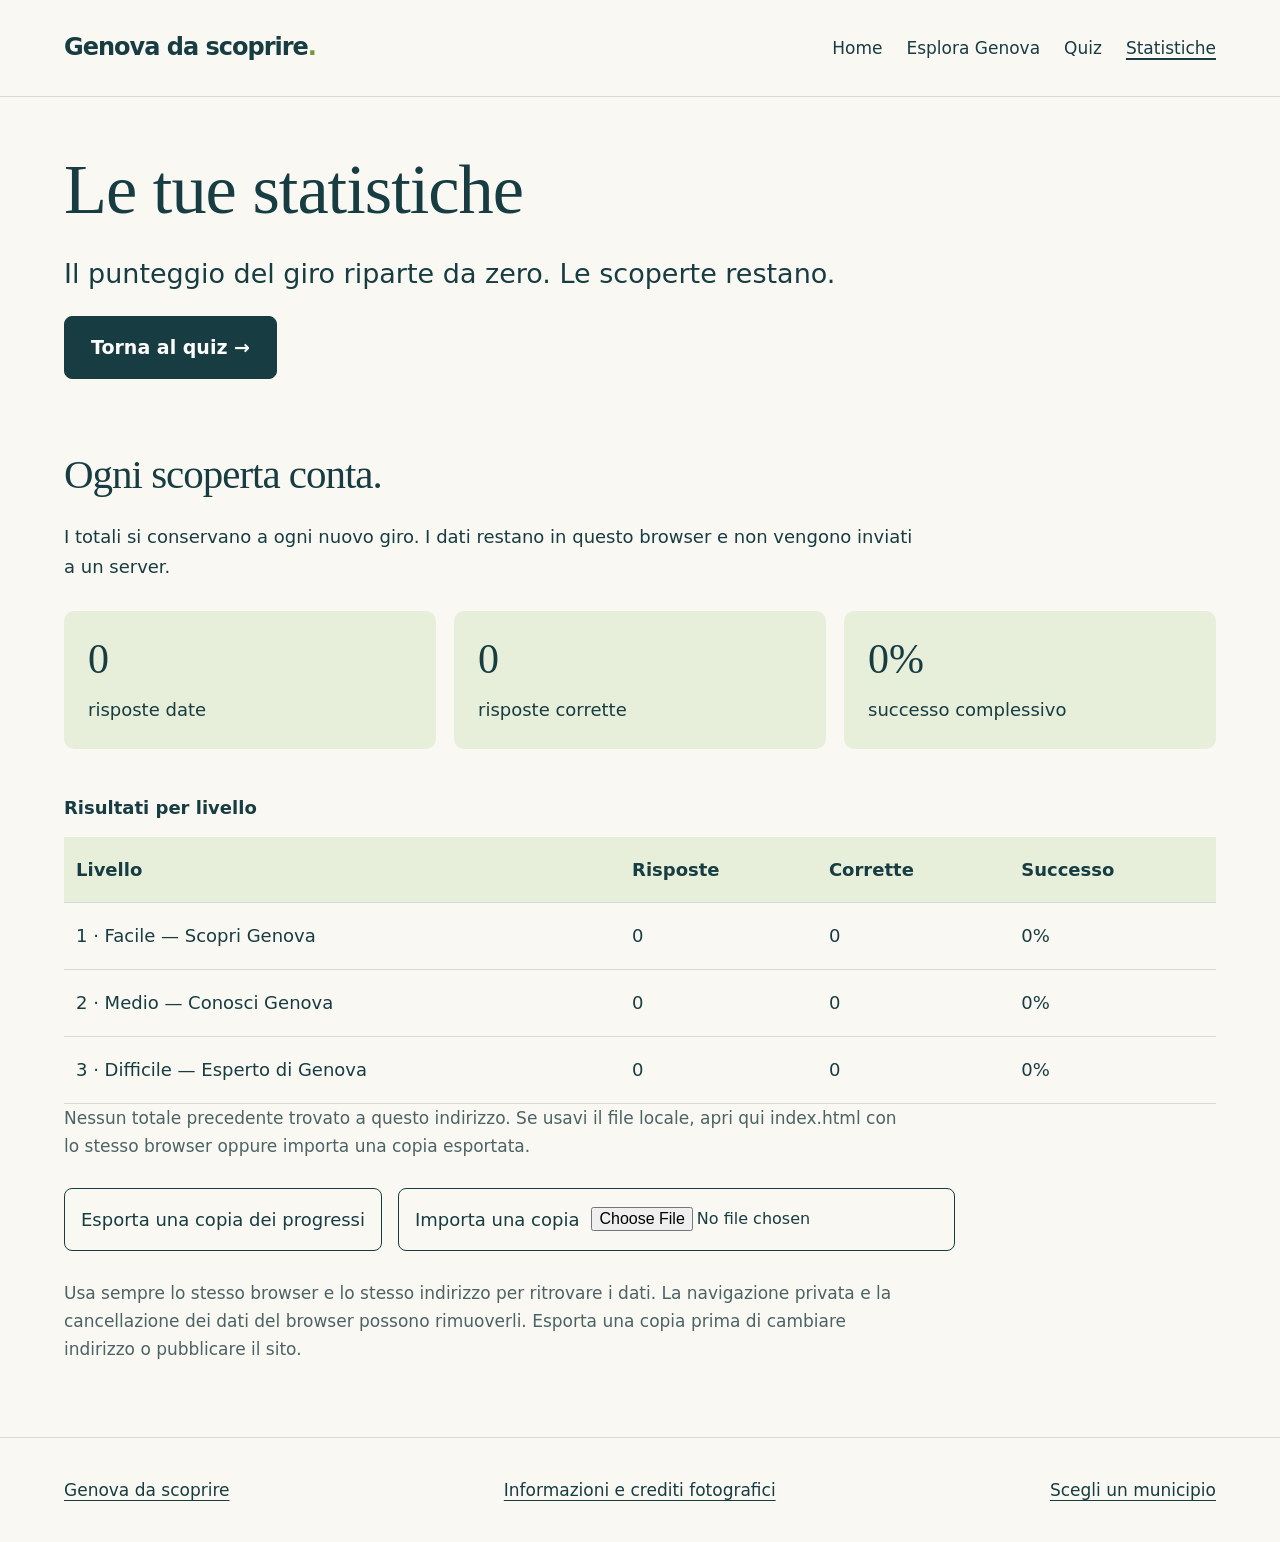
<file: statistiche.html>
<!doctype html><html lang="it"><head><meta charset="utf-8"><meta name="viewport" content="width=device-width, initial-scale=1"><meta name="referrer" content="no-referrer"><meta name="theme-color" content="#173c42"><title>Le tue statistiche del quiz | Genova da scoprire</title><meta name="description" content="Consulta i punteggi del quiz su Genova e le statistiche per livello. Esporta e importa i tuoi progressi."><meta name="robots" content="noindex,follow"><link rel="canonical" href="https://jdfb22bkrt-beep.github.io/Strade-genova-/statistiche.html"><meta property="og:title" content="Le tue statistiche del quiz | Genova da scoprire"><meta property="og:description" content="Consulta i punteggi del quiz su Genova e le statistiche per livello. Esporta e importa i tuoi progressi."><meta property="og:type" content="website"><meta property="og:url" content="https://jdfb22bkrt-beep.github.io/Strade-genova-/statistiche.html"><meta property="og:image" content="https://jdfb22bkrt-beep.github.io/Strade-genova-/assets/panorama.webp"><meta property="og:locale" content="it_IT"><link rel="stylesheet" href="style.css"><script src="navigation.js" defer></script><script src="data.js" defer></script><script src="quiz.js" defer></script></head><body><a class="skip" href="#contenuto">Vai al contenuto</a><header><a class="brand" href="index.html">Genova da scoprire<span aria-hidden="true">.</span></a><nav aria-label="Menu principale"><a href="index.html" >Home</a><a href="esplora.html" >Esplora Genova</a><a href="quiz.html" >Quiz</a><a href="statistiche.html" aria-current="page">Statistiche</a></nav></header><main id="contenuto"><section class="page-head"><h1>Le tue statistiche</h1><p class="lead">Il punteggio del giro riparte da zero. Le scoperte restano.</p><a class="button" href="quiz.html">Torna al quiz →</a></section><div hidden><section class="section quiz" id="quiz" aria-labelledby="quiz-title"><p class="eyebrow">IMPARA UNA COSA NUOVA, A OGNI RISPOSTA</p><h2 id="quiz-title">Quanto conosci Genova?</h2><p>Scegli liberamente il livello: 10 domande, quattro opzioni e una sola risposta corretta. Dopo ogni scelta scopri la spiegazione e la fonte. Nessun limite di tempo.</p><div class="level-grid" id="level-choices"></div><p id="quiz-storage" role="status"></p><div id="quiz-play" hidden><div class="quiz-top"><p id="quiz-progress" aria-live="polite"></p><p id="quiz-stats"></p></div><progress id="round-progress" max="10" value="0" aria-label="Risposte nel giro"></progress><form id="quiz-form"><div id="quiz-questions"></div><div class="quiz-actions"><button class="button" id="quiz-next" type="button" hidden>Prossima domanda →</button></div></form><div id="quiz-result" hidden><h3 id="quiz-final-score" tabindex="-1"></h3><p id="quiz-final-total"></p><button class="button" id="quiz-retry" type="button">Inizia un nuovo giro →</button></div></div><noscript>Attiva JavaScript per vedere le schede e usare il quiz.</noscript></section>
</div><section class="section statistics" id="statistiche"><p class="eyebrow">IL TUO PERCORSO NELLA CITTÀ</p><h2>Ogni scoperta conta.</h2><p>I totali si conservano a ogni nuovo giro. I dati restano in questo browser e non vengono inviati a un server.</p><div id="stats-total" class="stats-grid" aria-live="polite"></div><div class="table-scroll"><table><caption>Risultati per livello</caption><thead><tr><th scope="col">Livello</th><th scope="col">Risposte</th><th scope="col">Corrette</th><th scope="col">Successo</th></tr></thead><tbody id="stats-levels"></tbody></table></div><p id="legacy-note" class="muted"></p><div class="backup-controls"><button class="quiz-reset" id="export-stats">Esporta una copia dei progressi</button><label class="quiz-reset import-label">Importa una copia<input type="file" id="import-stats" accept="application/json,.json"></label></div><p id="data-status" role="status"></p><p class="muted">Usa sempre lo stesso browser e lo stesso indirizzo per ritrovare i dati. La navigazione privata e la cancellazione dei dati del browser possono rimuoverli. Esporta una copia prima di cambiare indirizzo o pubblicare il sito.</p></section>
</main><footer><a href="index.html">Genova da scoprire</a><a href="informazioni.html">Informazioni e crediti fotografici</a><a href="esplora.html">Scegli un municipio</a></footer></body></html>
</file>
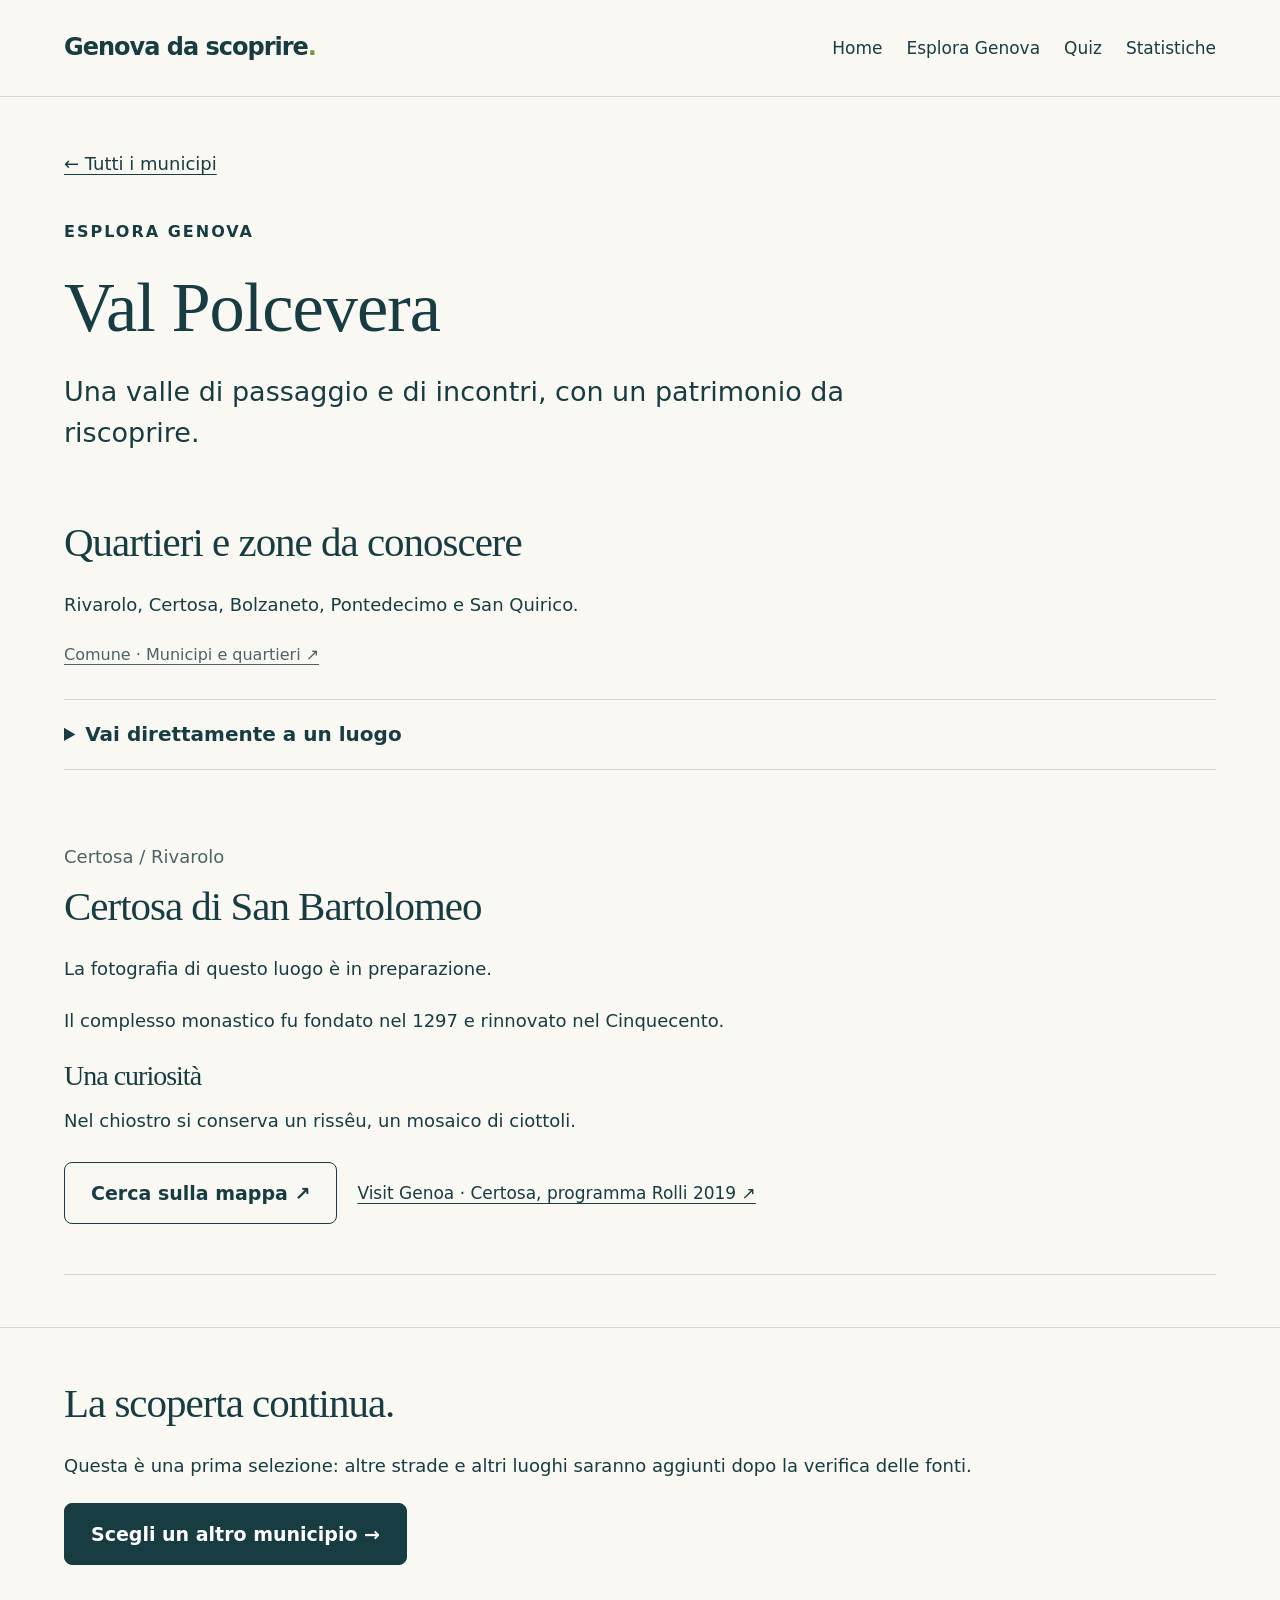
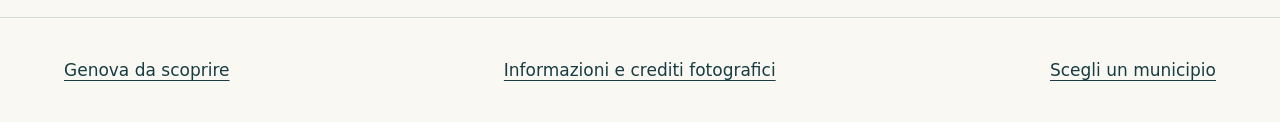
<file: val-polcevera.html>
<!doctype html><html lang="it"><head><meta charset="utf-8"><meta name="viewport" content="width=device-width, initial-scale=1"><meta name="referrer" content="no-referrer"><meta name="theme-color" content="#173c42"><title>Val Polcevera, Genova: luoghi, quartieri e curiosità</title><meta name="description" content="Val Polcevera da scoprire: Certosa di San Bartolomeo. Foto, storia, curiosità e fonti per conoscere Genova."><meta name="robots" content="index,follow"><link rel="canonical" href="https://jdfb22bkrt-beep.github.io/Strade-genova-/val-polcevera.html"><meta property="og:title" content="Val Polcevera, Genova: luoghi, quartieri e curiosità"><meta property="og:description" content="Val Polcevera da scoprire: Certosa di San Bartolomeo. Foto, storia, curiosità e fonti per conoscere Genova."><meta property="og:type" content="website"><meta property="og:url" content="https://jdfb22bkrt-beep.github.io/Strade-genova-/val-polcevera.html"><meta property="og:image" content="https://jdfb22bkrt-beep.github.io/Strade-genova-/assets/panorama.webp"><meta property="og:locale" content="it_IT"><link rel="stylesheet" href="style.css"><script src="navigation.js" defer></script></head><body><a class="skip" href="#contenuto">Vai al contenuto</a><header><a class="brand" href="index.html">Genova da scoprire<span aria-hidden="true">.</span></a><nav aria-label="Menu principale"><a href="index.html" >Home</a><a href="esplora.html" >Esplora Genova</a><a href="quiz.html" >Quiz</a><a href="statistiche.html" >Statistiche</a></nav></header><main id="contenuto"><section class="page-head"><a class="back" href="esplora.html">← Tutti i municipi</a><p class="overline">ESPLORA GENOVA</p><h1>Val Polcevera</h1><p class="lead">Una valle di passaggio e di incontri, con un patrimonio da riscoprire.</p></section><section class="section district"><h2>Quartieri e zone da conoscere</h2><p>Rivarolo, Certosa, Bolzaneto, Pontedecimo e San Quirico.</p><p class="source"><a href="https://trovailtuoseggio.comune.genova.it/municipi_pt.asp" target="_blank" rel="noopener noreferrer">Comune · Municipi e quartieri ↗</a></p><details><summary>Vai direttamente a un luogo</summary><nav class="place-index" aria-label="Luoghi di Val Polcevera"><a href="#luogo-18">Certosa di San Bartolomeo</a></nav></details></section><section class="section places" aria-label="Luoghi di Val Polcevera"><article class="place" id="luogo-18"><div class="place-heading"><p class="location">Certosa / Rivarolo</p><h2>Certosa di San Bartolomeo</h2></div><p class="photo-pending">La fotografia di questo luogo è in preparazione.</p><div class="place-copy"><p>Il complesso monastico fu fondato nel 1297 e rinnovato nel Cinquecento.</p><h3>Una curiosità</h3><p>Nel chiostro si conserva un rissêu, un mosaico di ciottoli.</p><div class="place-links"><a class="button secondary" href="https://www.openstreetmap.org/search?query=Certosa%20di%20San%20Bartolomeo%20Genova" target="_blank" rel="noopener noreferrer">Cerca sulla mappa ↗</a><a href="https://www.visitgenoa.it/sites/default/files/2023-10/19%2520-%2520Rolli%2520Maggio%25202019%2520Programma%2520A4.pdf" target="_blank" rel="noopener noreferrer">Visit Genoa · Certosa, programma Rolli 2019 ↗</a></div></div></article></section><section class="section next"><h2>La scoperta continua.</h2><p>Questa è una prima selezione: altre strade e altri luoghi saranno aggiunti dopo la verifica delle fonti.</p><a class="button" href="esplora.html">Scegli un altro municipio →</a></section></main><footer><a href="index.html">Genova da scoprire</a><a href="informazioni.html">Informazioni e crediti fotografici</a><a href="esplora.html">Scegli un municipio</a></footer></body></html>
</file>
<file: style.css>
:root{--ink:#173c42;--paper:#faf8f2;--accent:#d9edb0;--line:#d4dbd2;--muted:#4c6365;--white:#fff;--sand:#ece8da}*{box-sizing:border-box}html{scroll-behavior:smooth;scroll-padding-top:24px}body{margin:0;background:var(--paper);color:var(--ink);font:18px/1.65 system-ui,-apple-system,BlinkMacSystemFont,"Segoe UI",sans-serif}a{color:inherit;text-underline-offset:4px}button,input,select{font:inherit}button{cursor:pointer;color:inherit}a,button,input{touch-action:manipulation}a:focus-visible,button:focus-visible,input:focus-visible,summary:focus-visible{outline:3px solid #a24f2e;outline-offset:5px}header{max-width:1440px;padding:24px 5%;margin:auto;display:flex;align-items:center;justify-content:space-between;gap:24px;border-bottom:1px solid var(--line)}.brand{text-decoration:none;font-size:24px;font-weight:800;letter-spacing:-1px;white-space:nowrap}.brand span{color:#789544}nav{display:flex;align-items:center;gap:24px}header nav a{display:flex;align-items:center;min-height:48px;font-size:17px;text-decoration:none}nav a[aria-current]{text-decoration:underline;text-decoration-thickness:2px}.skip{position:absolute;top:-100px;left:15px;background:var(--ink);color:white;padding:16px;z-index:10}.skip:focus{top:10px}h1,h2,h3{font-family:Georgia,"Times New Roman",serif;line-height:1.15;font-weight:400;margin:0 0 24px;letter-spacing:-1px}h1{font-size:clamp(42px,5.5vw,76px)}h2{font-size:clamp(30px,3.2vw,44px)}h3{font-size:28px;margin-top:24px;margin-bottom:14px}p{margin:0 0 22px}.overline{font-size:16px;letter-spacing:2px;font-weight:650}.lead{font-size:clamp(21px,2.3vw,27px);max-width:780px;line-height:1.5}.home,.section,.page-head{max-width:1280px;margin:auto;padding:52px 5%}.home{max-width:1440px;padding-top:52px}.home-intro{max-width:1000px;margin-bottom:36px}.home h1{margin-bottom:18px}.actions{display:flex;gap:16px;flex-wrap:wrap;margin-top:28px}.button{display:inline-flex;align-items:center;justify-content:center;gap:28px;min-height:60px;padding:16px 26px;background:var(--ink);color:var(--white);border:1px solid var(--ink);border-radius:8px;text-decoration:none;font-weight:650;font-size:19px;line-height:1.5;text-align:center}.button:hover{background:#2d565b}.button.secondary{background:transparent;color:var(--ink)}.button.secondary:hover{background:#e6eddf}figure{margin:0}figure img{display:block;width:100%;height:auto;border-radius:12px}figure a{display:block}figcaption{margin-top:12px;line-height:1.6;font-size:16px;color:var(--muted);overflow-wrap:anywhere}figcaption a{display:inline}.hero-photo img{aspect-ratio:1600/713;object-fit:cover}.page-head{padding-bottom:20px}.back{display:inline-block;margin-bottom:26px;min-height:44px;font-size:18px}.municipalities{display:grid;grid-template-columns:repeat(3,1fr);gap:20px}.municipality{display:flex;gap:18px;align-items:center;min-height:132px;padding:26px 20px;text-decoration:none;background:var(--white);border:1px solid #c1d0c7;border-radius:10px;font-size:23px;font-weight:650;line-height:1.3;box-shadow:0 5px 15px #203b3606}.municipality:hover{background:var(--accent);border-color:#879b6d}.municipality>span:last-child{margin-left:auto}.number{font-size:18px;color:#5d7770;font-weight:400}.district{padding-top:24px;padding-bottom:18px}.source{font-size:16px;color:var(--muted)}.source a{overflow-wrap:anywhere}details{border-top:1px solid var(--line);border-bottom:1px solid var(--line);margin-top:30px}summary{cursor:pointer;padding:18px 0;font-size:20px;font-weight:600;min-height:58px}.place-index{display:grid;grid-template-columns:1fr 1fr;gap:8px;padding-bottom:24px;align-items:stretch}.place-index a{min-height:48px;padding:10px 0}.places{padding-top:20px}.place{padding:34px 0 50px;border-bottom:1px solid var(--line);scroll-margin-top:24px}.location{font-size:18px;color:var(--muted);margin-bottom:12px}.place-photo{max-width:1000px;margin-bottom:30px}.place-photo img{max-height:650px;object-fit:contain;background:#e4e9e0}.place-copy{max-width:850px}.place-links{display:flex;align-items:center;flex-wrap:wrap;gap:20px;margin-top:26px}.place-links>a:not(.button){font-size:17px;overflow-wrap:anywhere}.street{max-width:950px;background:white;border:1px solid var(--line);padding:28px;margin-top:26px;border-radius:10px}.street h3{margin-top:0}dl{margin:26px 0}dl>div{display:grid;grid-template-columns:230px 1fr;gap:14px;padding:14px 0;border-bottom:1px solid var(--line)}dt{font-weight:650}dd{margin:0}.next{border-top:1px solid var(--line)}footer{padding:28px 5%;border-top:1px solid var(--line);display:flex;justify-content:space-between;gap:24px;flex-wrap:wrap;font-size:17px}footer a{min-height:48px;display:flex;align-items:center}.credit{padding:28px 0;border-bottom:1px solid var(--line);max-width:950px}.credit h2{font-size:30px;overflow-wrap:anywhere}.quiz>p,.statistics>p{max-width:850px}.quiz .eyebrow,.statistics .eyebrow{display:none}.level-grid{display:grid;grid-template-columns:repeat(3,1fr);gap:16px;margin:32px 0}.level-card{display:flex;flex-direction:column;gap:16px;align-items:flex-start;text-align:left;border:1px solid #a5b7ad;border-radius:10px;background:white;padding:24px;min-height:215px;font-size:18px;line-height:1.5}.level-card strong{font:28px/1.25 Georgia,serif}.level-card .eyebrow{display:block;font-size:16px}.level-card.selected{background:var(--ink);color:white}.level-card:hover:not(.selected){background:#eaf0df}.quiz-top{display:flex;justify-content:space-between;flex-wrap:wrap;gap:15px}#quiz-progress{font-weight:650}progress{width:100%;accent-color:var(--ink);height:10px}.quiz fieldset{border:1px solid #b4c4bb;border-radius:10px;margin:32px 0 20px;padding:24px;min-width:0}.quiz legend{font-size:23px;line-height:1.4;font-weight:600;padding:0 10px}.quiz label{display:flex;gap:16px;align-items:center;border:1px solid var(--line);padding:18px 16px;border-radius:8px;margin:14px 0;min-height:66px;cursor:pointer}.quiz label:hover{background:#edf1e6}.quiz input[type=radio]{width:24px;height:24px;flex-shrink:0;accent-color:var(--ink)}.quiz label.answer-correct{background:#e5f1d0;border-color:#738c4a}.quiz label.answer-wrong{background:#f6e7dc;border-color:#a27051}.quiz-feedback{padding-top:16px;border-top:1px solid var(--line);font-size:18px}#quiz-result{padding:28px;background:#e7efdb;border-radius:10px;margin-top:24px}#quiz-final-score{scroll-margin-top:30px}#quiz-storage{font-size:17px}.text-link{font-size:17px;overflow-wrap:anywhere}.stats-grid{display:grid;grid-template-columns:repeat(3,1fr);gap:18px;margin:30px 0}.stats-grid>div{padding:24px;background:#e7efdb;border-radius:10px;display:grid;gap:12px}.stats-grid strong{font:42px Georgia,serif}.stats-grid span{font-size:18px}.table-scroll{overflow:auto}table{border-collapse:collapse;width:100%;font-size:18px;text-align:left}caption{text-align:left;font-weight:650;padding:14px 0}th,td{padding:18px 12px;border-bottom:1px solid var(--line)}thead{background:#e7efdb}.backup-controls{display:flex;gap:16px;flex-wrap:wrap;margin:28px 0}.quiz-reset{border:1px solid var(--ink);background:transparent;border-radius:8px;padding:16px;min-height:56px}.import-label{display:flex;align-items:center;flex-wrap:wrap;gap:12px}input[type=file]{max-width:100%;font-size:16px}.muted{font-size:17px;color:var(--muted)}[hidden]{display:none!important}#quiz-form{margin:0}.home .hero-photo{margin-top:30px}@media(max-width:1000px){header{flex-wrap:wrap}.municipalities{grid-template-columns:1fr 1fr}.level-grid{grid-template-columns:1fr}.level-card{min-height:0}.level-card strong{font-size:27px}}@media(max-width:600px){body{font-size:18px}header{padding:20px 5%;gap:14px}.brand{font-size:23px}header nav{width:100%;gap:12px;justify-content:space-between}header nav a{font-size:16px;min-height:48px}.home,.section,.page-head{padding-left:5%;padding-right:5%}.home{padding-top:32px}.home h1{font-size:46px}.lead{font-size:22px}.actions{display:grid;grid-template-columns:1fr;width:100%;gap:12px}.button{width:100%;min-height:64px;font-size:20px}.hero-photo img{min-height:210px;aspect-ratio:1.55;object-fit:cover}.municipalities{grid-template-columns:1fr;gap:14px}.municipality{min-height:100px;font-size:24px;padding:24px}.place-index{grid-template-columns:1fr}.place{padding-top:25px}.place-photo img{max-height:none}.place-links{display:grid;gap:18px}.street{padding:22px 18px}dl>div{grid-template-columns:1fr;gap:5px}.stats-grid{grid-template-columns:1fr}.stats-grid>div{display:flex;align-items:center;gap:24px}.quiz legend{font-size:21px}.quiz fieldset{padding:20px 12px}.quiz label{padding:17px 12px}.section{padding-top:32px;padding-bottom:32px}footer{display:grid;gap:10px}.source,figcaption{font-size:16px}}@media(prefers-reduced-motion:reduce){html{scroll-behavior:auto}}
</file>
